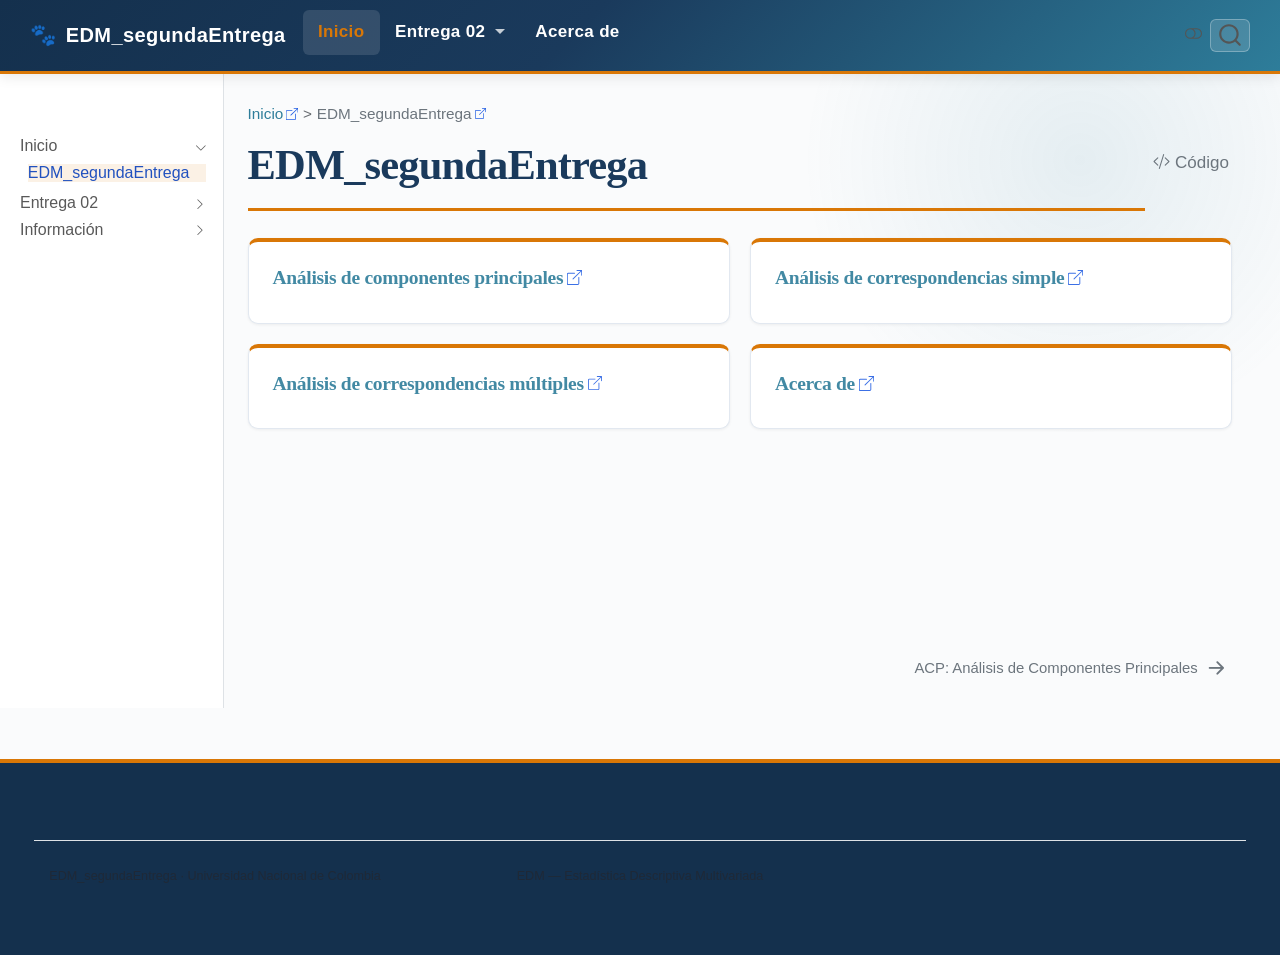
<file: index.html>
<!DOCTYPE html>
<html xmlns="http://www.w3.org/1999/xhtml" lang="es" xml:lang="es"><head>

<meta charset="utf-8">
<meta name="generator" content="quarto-1.10.19">

<meta name="viewport" content="width=device-width, initial-scale=1.0, user-scalable=yes">


<title>EDM_segundaEntrega</title>
<style>
/* Default styles provided by pandoc.
** See https://pandoc.org/MANUAL.html#variables-for-html for config info.
*/
span.smallcaps{font-variant: small-caps;}
div.columns{display: flex; gap: 1.5em;}
div.column{flex: auto;}
@media screen {
div.columns{gap: min(4vw, 1.5em);}
div.column{overflow-x: auto;}
}
div.hanging-indent{margin-left: 1.5em; text-indent: -1.5em;}
ul.task-list{list-style: none;}
ul.task-list li input[type="checkbox"] {
  width: 0.8em;
  margin: 0 0.8em 0.2em -1em; /* quarto-specific, see https://github.com/quarto-dev/quarto-cli/issues/4556 */ 
  vertical-align: middle;
}
/* CSS for syntax highlighting */
html { -webkit-text-size-adjust: 100%; }
pre > code.sourceCode { white-space: pre; position: relative; }
pre > code.sourceCode > span { display: inline-block; line-height: 1.25; }
pre > code.sourceCode > span:empty { height: 1.2em; }
.sourceCode { overflow: visible; }
code.sourceCode > span { color: inherit; text-decoration: inherit; }
div.sourceCode { margin: 1em 0; }
pre.sourceCode { margin: 0; }
@media screen {
div.sourceCode { overflow: auto; }
}
@media print {
pre > code.sourceCode { white-space: pre-wrap; }
pre > code.sourceCode > span { text-indent: -5em; padding-left: 5em; }
}
pre.numberSource code
  { counter-reset: source-line 0; }
pre.numberSource code > span
  { position: relative; left: -4em; counter-increment: source-line; }
pre.numberSource code > span > a:first-child::before
  { content: counter(source-line);
    position: relative; left: -1em; text-align: right; vertical-align: baseline;
    border: none; display: inline-block;
    -webkit-touch-callout: none; -webkit-user-select: none;
    -khtml-user-select: none; -moz-user-select: none;
    -ms-user-select: none; user-select: none;
    padding: 0 4px; width: 4em;
  }
pre.numberSource { margin-left: 3em;  padding-left: 4px; }
div.sourceCode
  {   }
@media screen {
pre > code.sourceCode > span > a:first-child::before { text-decoration: underline; }
}
</style>


<script src="site_libs/quarto-nav/quarto-nav.js"></script>
<script src="site_libs/clipboard/clipboard.min.js"></script>
<script src="site_libs/quarto-search/autocomplete.umd.js"></script>
<script src="site_libs/quarto-search/fuse.min.js"></script>
<script src="site_libs/quarto-search/quarto-search.js"></script>
<meta name="quarto:offset" content="./">
<link href="./entregas/PCA.html" rel="next">
<script src="site_libs/quarto-html/quarto.js" type="module"></script>
<script src="site_libs/quarto-html/tabsets/tabsets.js" type="module"></script>
<script src="site_libs/quarto-html/popper.min.js"></script>
<script src="site_libs/quarto-html/tippy.umd.min.js"></script>
<script src="site_libs/quarto-html/anchor.min.js"></script>
<link href="site_libs/quarto-html/tippy.css" rel="stylesheet">
<link href="site_libs/quarto-html/quarto-syntax-highlighting-5c1318cf63eba56dbef7ba16bc7d56f5.css" rel="stylesheet" class="quarto-color-scheme" id="quarto-text-highlighting-styles">
<link href="site_libs/quarto-html/quarto-syntax-highlighting-dark-6453f418aeef366c23116eb9cb0b6816.css" rel="stylesheet" class="quarto-color-scheme quarto-color-alternate" id="quarto-text-highlighting-styles">
<link href="site_libs/quarto-html/quarto-syntax-highlighting-5c1318cf63eba56dbef7ba16bc7d56f5.css" rel="stylesheet" class="quarto-color-scheme-extra" id="quarto-text-highlighting-styles">
<script src="site_libs/bootstrap/bootstrap.min.js"></script>
<link href="site_libs/bootstrap/bootstrap-icons.css" rel="stylesheet">
<link href="site_libs/bootstrap/bootstrap-74d19e79992467fccd1882236d97e988.min.css" rel="stylesheet" append-hash="true" class="quarto-color-scheme" id="quarto-bootstrap" data-mode="light">
<link href="site_libs/bootstrap/bootstrap-dark-070e54764458ee5734a9f7e2965ee2d2.min.css" rel="stylesheet" append-hash="true" class="quarto-color-scheme quarto-color-alternate" id="quarto-bootstrap" data-mode="dark">
<link href="site_libs/bootstrap/bootstrap-74d19e79992467fccd1882236d97e988.min.css" rel="stylesheet" append-hash="true" class="quarto-color-scheme-extra" id="quarto-bootstrap" data-mode="light">
<script id="quarto-search-options" type="application/json">{
  "location": "navbar",
  "copy-button": false,
  "collapse-after": 3,
  "panel-placement": "end",
  "type": "overlay",
  "limit": 30,
  "keyboard-shortcut": [
    "f",
    "/",
    "s"
  ],
  "show-item-context": true,
  "language": {
    "search-no-results-text": "No se han encontrado resultados",
    "search-matching-documents-text": "documentos encontrados",
    "search-copy-link-title": "Copiar el enlace en la búsqueda",
    "search-hide-matches-text": "Ocultar resultados adicionales",
    "search-more-match-text": "resultado adicional en este documento",
    "search-more-matches-text": "resultados adicionales en este documento",
    "search-clear-button-title": "Borrar",
    "search-text-placeholder": "",
    "search-detached-cancel-button-title": "Cancelar",
    "search-submit-button-title": "Enviar",
    "search-label": "Buscar"
  }
}</script>
<style>html{ scroll-behavior: smooth; }</style>
<meta name="author" content="Jared Mijail Ramírez Escalante, María Paula Silva Capera">
<meta name="keywords" content="PetFinder, adopción de mascotas, EDM, R, Quarto">


<link rel="stylesheet" href="styles.css">
</head>

<body class="nav-sidebar docked nav-fixed fullcontent quarto-light"><script id="quarto-html-before-body" type="application/javascript">
    const toggleBodyColorMode = (bsSheetEl) => {
      const mode = bsSheetEl.getAttribute("data-mode");
      const bodyEl = window.document.querySelector("body");
      if (mode === "dark") {
        bodyEl.classList.add("quarto-dark");
        bodyEl.classList.remove("quarto-light");
      } else {
        bodyEl.classList.add("quarto-light");
        bodyEl.classList.remove("quarto-dark");
      }
    }
    const toggleBodyColorPrimary = () => {
      const bsSheetEl = window.document.querySelector("link#quarto-bootstrap:not([rel=disabled-stylesheet])");
      if (bsSheetEl) {
        toggleBodyColorMode(bsSheetEl);
      }
    }
    const setColorSchemeToggle = (alternate) => {
      const toggles = window.document.querySelectorAll('.quarto-color-scheme-toggle');
      for (let i=0; i < toggles.length; i++) {
        const toggle = toggles[i];
        if (toggle) {
          if (alternate) {
            toggle.classList.add("alternate");
          } else {
            toggle.classList.remove("alternate");
          }
        }
      }
    };
    const toggleColorMode = (alternate) => {
      // Switch the stylesheets
      const primaryStylesheets = window.document.querySelectorAll('link.quarto-color-scheme:not(.quarto-color-alternate)');
      const alternateStylesheets = window.document.querySelectorAll('link.quarto-color-scheme.quarto-color-alternate');
      manageTransitions('#quarto-margin-sidebar .nav-link', false);
      if (alternate) {
        // note: dark is layered on light, we don't disable primary!
        enableStylesheet(alternateStylesheets);
        for (const sheetNode of alternateStylesheets) {
          if (sheetNode.id === "quarto-bootstrap") {
            toggleBodyColorMode(sheetNode);
          }
        }
      } else {
        disableStylesheet(alternateStylesheets);
        enableStylesheet(primaryStylesheets)
        toggleBodyColorPrimary();
      }
      manageTransitions('#quarto-margin-sidebar .nav-link', true);
      // Switch the toggles
      setColorSchemeToggle(alternate)
      // Hack to workaround the fact that safari doesn't
      // properly recolor the scrollbar when toggling (#1455)
      if (navigator.userAgent.indexOf('Safari') > 0 && navigator.userAgent.indexOf('Chrome') == -1) {
        manageTransitions("body", false);
        window.scrollTo(0, 1);
        setTimeout(() => {
          window.scrollTo(0, 0);
          manageTransitions("body", true);
        }, 40);
      }
    }
    const disableStylesheet = (stylesheets) => {
      for (let i=0; i < stylesheets.length; i++) {
        const stylesheet = stylesheets[i];
        stylesheet.rel = 'disabled-stylesheet';
      }
    }
    const enableStylesheet = (stylesheets) => {
      for (let i=0; i < stylesheets.length; i++) {
        const stylesheet = stylesheets[i];
        if(stylesheet.rel !== 'stylesheet') { // for Chrome, which will still FOUC without this check
          stylesheet.rel = 'stylesheet';
        }
      }
    }
    const manageTransitions = (selector, allowTransitions) => {
      const els = window.document.querySelectorAll(selector);
      for (let i=0; i < els.length; i++) {
        const el = els[i];
        if (allowTransitions) {
          el.classList.remove('notransition');
        } else {
          el.classList.add('notransition');
        }
      }
    }
    const isFileUrl = () => {
      return window.location.protocol === 'file:';
    }
    const hasAlternateSentinel = () => {
      let styleSentinel = getColorSchemeSentinel();
      if (styleSentinel !== null) {
        return styleSentinel === "alternate";
      } else {
        return false;
      }
    }
    const setStyleSentinel = (alternate) => {
      const value = alternate ? "alternate" : "default";
      if (!isFileUrl()) {
        window.localStorage.setItem("quarto-color-scheme", value);
      } else {
        localAlternateSentinel = value;
      }
    }
    const getColorSchemeSentinel = () => {
      if (!isFileUrl()) {
        const storageValue = window.localStorage.getItem("quarto-color-scheme");
        return storageValue != null ? storageValue : localAlternateSentinel;
      } else {
        return localAlternateSentinel;
      }
    }
    const toggleGiscusIfUsed = (isAlternate, darkModeDefault) => {
      const baseTheme = document.querySelector('#giscus-base-theme')?.value ?? 'light';
      const alternateTheme = document.querySelector('#giscus-alt-theme')?.value ?? 'dark';
      let newTheme = '';
      if(authorPrefersDark) {
        newTheme = isAlternate ? baseTheme : alternateTheme;
      } else {
        newTheme = isAlternate ? alternateTheme : baseTheme;
      }
      const changeGiscusTheme = () => {
        // From: https://github.com/giscus/giscus/issues/336
        const sendMessage = (message) => {
          const iframe = document.querySelector('iframe.giscus-frame');
          if (!iframe) return;
          iframe.contentWindow.postMessage({ giscus: message }, 'https://giscus.app');
        }
        sendMessage({
          setConfig: {
            theme: newTheme
          }
        });
      }
      const isGiscussLoaded = window.document.querySelector('iframe.giscus-frame') !== null;
      if (isGiscussLoaded) {
        changeGiscusTheme();
      }
    };
    const authorPrefersDark = false;
    const darkModeDefault = authorPrefersDark;
      document.querySelector('link#quarto-text-highlighting-styles.quarto-color-scheme-extra').rel = 'disabled-stylesheet';
      document.querySelector('link#quarto-bootstrap.quarto-color-scheme-extra').rel = 'disabled-stylesheet';
    let localAlternateSentinel = darkModeDefault ? 'alternate' : 'default';
    // Dark / light mode switch
    window.quartoToggleColorScheme = () => {
      // Read the current dark / light value
      let toAlternate = !hasAlternateSentinel();
      toggleColorMode(toAlternate);
      setStyleSentinel(toAlternate);
      toggleGiscusIfUsed(toAlternate, darkModeDefault);
      window.dispatchEvent(new Event('resize'));
    };
    // Switch to dark mode if need be
    if (hasAlternateSentinel()) {
      toggleColorMode(true);
    } else {
      toggleColorMode(false);
    }
  </script>

<div id="quarto-search-results"></div>
  <header id="quarto-header" class="headroom fixed-top">
    <nav class="navbar navbar-expand-lg " data-bs-theme="dark">
      <div class="navbar-container container-fluid">
      <div class="navbar-brand-container mx-auto">
    <a class="navbar-brand" href="./index.html">
    <span class="navbar-title">EDM_segundaEntrega</span>
    </a>
  </div>
            <div id="quarto-search" class="" title="Buscar"></div>
          <button class="navbar-toggler" type="button" data-bs-toggle="collapse" data-bs-target="#navbarCollapse" aria-controls="navbarCollapse" role="menu" aria-expanded="false" aria-label="Navegación de palanca" onclick="if (window.quartoToggleHeadroom) { window.quartoToggleHeadroom(); }">
  <span class="navbar-toggler-icon"></span>
</button>
          <div class="collapse navbar-collapse" id="navbarCollapse">
            <ul class="navbar-nav navbar-nav-scroll me-auto">
  <li class="nav-item">
    <a class="nav-link active" href="./index.html" aria-current="page"> 
<span class="menu-text">Inicio</span></a>
  </li>  
  <li class="nav-item dropdown ">
    <a class="nav-link dropdown-toggle" href="#" id="nav-menu-entrega-02" role="link" data-bs-toggle="dropdown" aria-expanded="false">
 <span class="menu-text">Entrega 02</span>
    </a>
    <ul class="dropdown-menu" aria-labelledby="nav-menu-entrega-02">    
        <li>
    <a class="dropdown-item" href="./entregas/PCA.html">
 <span class="dropdown-text">Análisis de Componentes Principales</span></a>
  </li>  
        <li>
    <a class="dropdown-item" href="./entregas/ACS.html">
 <span class="dropdown-text">Análisis de Correspondencias Simple</span></a>
  </li>  
        <li>
    <a class="dropdown-item" href="./entregas/ACM.html">
 <span class="dropdown-text">Análisis de Correspondencias Múltiples</span></a>
  </li>  
    </ul>
  </li>
  <li class="nav-item">
    <a class="nav-link" href="./about.html"> 
<span class="menu-text">Acerca de</span></a>
  </li>  
</ul>
          </div> <!-- /navcollapse -->
            <div class="quarto-navbar-tools">
  <a href="" class="quarto-color-scheme-toggle quarto-navigation-tool  px-1" onclick="window.quartoToggleColorScheme(); return false;" title="Alternar modo oscuro"><i class="bi"></i></a>
</div>
      </div> <!-- /container-fluid -->
    </nav>
  <nav class="quarto-secondary-nav">
    <div class="container-fluid d-flex">
      <button type="button" class="quarto-btn-toggle btn" data-bs-toggle="collapse" role="button" data-bs-target=".quarto-sidebar-collapse-item" aria-controls="quarto-sidebar" aria-expanded="false" aria-label="Alternar barra lateral" onclick="if (window.quartoToggleHeadroom) { window.quartoToggleHeadroom(); }">
        <i class="bi bi-layout-text-sidebar-reverse"></i>
      </button>
        <nav class="quarto-page-breadcrumbs" aria-label="breadcrumb"><ol class="breadcrumb"><li class="breadcrumb-item"><a href="./index.html">Inicio</a></li><li class="breadcrumb-item"><a href="./index.html">EDM_segundaEntrega</a></li></ol></nav>
        <a class="flex-grow-1" role="navigation" data-bs-toggle="collapse" data-bs-target=".quarto-sidebar-collapse-item" aria-controls="quarto-sidebar" aria-expanded="false" aria-label="Alternar barra lateral" onclick="if (window.quartoToggleHeadroom) { window.quartoToggleHeadroom(); }">      
        </a>
      <button type="button" class="btn quarto-search-button" aria-label="Buscar" onclick="window.quartoOpenSearch();">
        <i class="bi bi-search"></i>
      </button>
    </div>
  </nav>
</header>
<!-- content -->
<div id="quarto-content" class="quarto-container page-columns page-rows-contents page-layout-article page-navbar">
<!-- sidebar -->
  <nav id="quarto-sidebar" class="sidebar collapse collapse-horizontal quarto-sidebar-collapse-item sidebar-navigation docked overflow-auto">
        <div class="mt-2 flex-shrink-0 align-items-center">
        <div class="sidebar-search">
        <div id="quarto-search" class="" title="Buscar"></div>
        </div>
        </div>
    <div class="sidebar-menu-container"> 
    <ul class="list-unstyled mt-1">
        <li class="sidebar-item sidebar-item-section">
      <div class="sidebar-item-container"> 
            <a class="sidebar-item-text sidebar-link text-start" data-bs-toggle="collapse" data-bs-target="#quarto-sidebar-section-1" role="navigation" aria-expanded="true">
 <span class="menu-text">Inicio</span></a>
          <a class="sidebar-item-toggle text-start" data-bs-toggle="collapse" data-bs-target="#quarto-sidebar-section-1" role="navigation" aria-expanded="true" aria-label="Alternar sección">
            <i class="bi bi-chevron-right ms-2"></i>
          </a> 
      </div>
      <ul id="quarto-sidebar-section-1" class="collapse list-unstyled sidebar-section depth1 show">  
          <li class="sidebar-item">
  <div class="sidebar-item-container"> 
  <a href="./index.html" class="sidebar-item-text sidebar-link active">
 <span class="menu-text">EDM_segundaEntrega</span></a>
  </div>
</li>
      </ul>
  </li>
        <li class="sidebar-item sidebar-item-section">
      <div class="sidebar-item-container"> 
            <a class="sidebar-item-text sidebar-link text-start collapsed" data-bs-toggle="collapse" data-bs-target="#quarto-sidebar-section-2" role="navigation" aria-expanded="false">
 <span class="menu-text">Entrega 02</span></a>
          <a class="sidebar-item-toggle text-start collapsed" data-bs-toggle="collapse" data-bs-target="#quarto-sidebar-section-2" role="navigation" aria-expanded="false" aria-label="Alternar sección">
            <i class="bi bi-chevron-right ms-2"></i>
          </a> 
      </div>
      <ul id="quarto-sidebar-section-2" class="collapse list-unstyled sidebar-section depth1 ">  
          <li class="sidebar-item">
  <div class="sidebar-item-container"> 
  <a href="./entregas/PCA.html" class="sidebar-item-text sidebar-link">
 <span class="menu-text">ACP: Análisis de Componentes Principales</span></a>
  </div>
</li>
          <li class="sidebar-item">
  <div class="sidebar-item-container"> 
  <a href="./entregas/ACS.html" class="sidebar-item-text sidebar-link">
 <span class="menu-text">EACS: Análisis de correspondencias simple</span></a>
  </div>
</li>
          <li class="sidebar-item">
  <div class="sidebar-item-container"> 
  <a href="./entregas/ACM.html" class="sidebar-item-text sidebar-link">
 <span class="menu-text">ACM: Análisis de correspondencias múltiples</span></a>
  </div>
</li>
      </ul>
  </li>
        <li class="sidebar-item sidebar-item-section">
      <div class="sidebar-item-container"> 
            <a class="sidebar-item-text sidebar-link text-start collapsed" data-bs-toggle="collapse" data-bs-target="#quarto-sidebar-section-3" role="navigation" aria-expanded="false">
 <span class="menu-text">Información</span></a>
          <a class="sidebar-item-toggle text-start collapsed" data-bs-toggle="collapse" data-bs-target="#quarto-sidebar-section-3" role="navigation" aria-expanded="false" aria-label="Alternar sección">
            <i class="bi bi-chevron-right ms-2"></i>
          </a> 
      </div>
      <ul id="quarto-sidebar-section-3" class="collapse list-unstyled sidebar-section depth1 ">  
          <li class="sidebar-item">
  <div class="sidebar-item-container"> 
  <a href="./about.html" class="sidebar-item-text sidebar-link">
 <span class="menu-text">Acerca de</span></a>
  </div>
</li>
      </ul>
  </li>
    </ul>
    </div>
</nav>
<div id="quarto-sidebar-glass" class="quarto-sidebar-collapse-item" data-bs-toggle="collapse" data-bs-target=".quarto-sidebar-collapse-item"></div>
<!-- margin-sidebar -->
    
<!-- main -->
<main class="content" id="quarto-document-content">


<header id="title-block-header" class="quarto-title-block default"><nav class="quarto-page-breadcrumbs quarto-title-breadcrumbs d-none d-lg-block" aria-label="breadcrumb"><ol class="breadcrumb"><li class="breadcrumb-item"><a href="./index.html">Inicio</a></li><li class="breadcrumb-item"><a href="./index.html">EDM_segundaEntrega</a></li></ol></nav>
<div class="quarto-title">
<div class="quarto-title-block"><div><h1 class="title">EDM_segundaEntrega</h1><button type="button" class="btn code-tools-button" id="quarto-code-tools-source"><i class="bi"></i> Código</button></div></div>
</div>



<div class="quarto-title-meta">

    
  
    
  </div>
  


</header>


<div class="card-grid">
<section id="análisis-de-componentes-principales" class="level3 card">
<h3 class="anchored" data-anchor-id="análisis-de-componentes-principales"><a href="./entregas/PCA.html">Análisis de componentes principales</a></h3>
</section>
<section id="análisis-de-correspondencias-simple" class="level3 card">
<h3 class="anchored" data-anchor-id="análisis-de-correspondencias-simple"><a href="./entregas/ACS.html">Análisis de correspondencias simple</a></h3>
</section>
<section id="análisis-de-correspondencias-múltiples" class="level3 card">
<h3 class="anchored" data-anchor-id="análisis-de-correspondencias-múltiples"><a href="./entregas/ACM.html">Análisis de correspondencias múltiples</a></h3>
</section>
<section id="acerca-de" class="level3 card">
<h3 class="anchored" data-anchor-id="acerca-de"><a href="./about.html">Acerca de</a></h3>
</section>
</div>


<!-- -->


<a onclick="window.scrollTo(0, 0); return false;" role="button" id="quarto-back-to-top"><i class="bi bi-arrow-up"></i> Volver arriba</a></main> <!-- /main -->
<script id="quarto-html-after-body" type="application/javascript">
  window.document.addEventListener("DOMContentLoaded", function (event) {
    // Ensure there is a toggle, if there isn't float one in the top right
    if (window.document.querySelector('.quarto-color-scheme-toggle') === null) {
      const a = window.document.createElement('a');
      a.classList.add('top-right');
      a.classList.add('quarto-color-scheme-toggle');
      a.href = "";
      a.onclick = function() { try { window.quartoToggleColorScheme(); } catch {} return false; };
      const i = window.document.createElement("i");
      i.classList.add('bi');
      a.appendChild(i);
      window.document.body.appendChild(a);
    }
    setColorSchemeToggle(hasAlternateSentinel())
    const icon = "";
    const anchorJS = new window.AnchorJS();
    anchorJS.options = {
      placement: 'right',
      icon: icon
    };
    anchorJS.add('.anchored');
    const isCodeAnnotation = (el) => {
      for (const clz of el.classList) {
        if (clz.startsWith('code-annotation-')) {                     
          return true;
        }
      }
      return false;
    }
    const onCopySuccess = function(e) {
      // button target
      const button = e.trigger;
      // don't keep focus
      button.blur();
      // flash "checked"
      button.classList.add('code-copy-button-checked');
      var currentTitle = button.getAttribute("title");
      button.setAttribute("title", "Copiado");
      let tooltip;
      if (window.bootstrap) {
        button.setAttribute("data-bs-toggle", "tooltip");
        button.setAttribute("data-bs-placement", "left");
        button.setAttribute("data-bs-title", "Copiado");
        tooltip = new bootstrap.Tooltip(button, 
          { trigger: "manual", 
            customClass: "code-copy-button-tooltip",
            offset: [0, -8]});
        tooltip.show();    
      }
      setTimeout(function() {
        if (tooltip) {
          tooltip.hide();
          button.removeAttribute("data-bs-title");
          button.removeAttribute("data-bs-toggle");
          button.removeAttribute("data-bs-placement");
        }
        button.setAttribute("title", currentTitle);
        button.classList.remove('code-copy-button-checked');
      }, 1000);
      // clear code selection
      e.clearSelection();
    }
    const getTextToCopy = function(trigger) {
      const outerScaffold = trigger.parentElement.cloneNode(true);
      const codeEl = outerScaffold.querySelector('code');
      for (const childEl of codeEl.children) {
        if (isCodeAnnotation(childEl)) {
          childEl.remove();
        }
      }
      return codeEl.innerText;
    }
    const clipboard = new window.ClipboardJS('.code-copy-button:not([data-in-quarto-modal])', {
      text: getTextToCopy
    });
    clipboard.on('success', onCopySuccess);
    if (window.document.getElementById('quarto-embedded-source-code-modal')) {
      const clipboardModal = new window.ClipboardJS('.code-copy-button[data-in-quarto-modal]', {
        text: getTextToCopy,
        container: window.document.getElementById('quarto-embedded-source-code-modal')
      });
      clipboardModal.on('success', onCopySuccess);
    }
    const viewSource = window.document.getElementById('quarto-view-source') ||
                       window.document.getElementById('quarto-code-tools-source');
    if (viewSource) {
      const sourceUrl = viewSource.getAttribute("data-quarto-source-url");
      viewSource.addEventListener("click", function(e) {
        if (sourceUrl) {
          // rstudio viewer pane
          if (/\bcapabilities=\b/.test(window.location)) {
            window.open(sourceUrl);
          } else {
            window.location.href = sourceUrl;
          }
        } else {
          const modal = new bootstrap.Modal(document.getElementById('quarto-embedded-source-code-modal'));
          modal.show();
        }
        return false;
      });
    }
    function toggleCodeHandler(show) {
      return function(e) {
        const cellDetails = window.document.querySelectorAll(".cell details.code-fold");
        for (let i=0; i<cellDetails.length; i++) {
          const details = cellDetails[i];
          if (show) {
            details.open = true;
          } else {
            details.removeAttribute("open");
          }
        }
        const cellCodeDivs = window.document.querySelectorAll(".cell div.sourceCode.cell-code");
        const fromCls = show ? "hidden" : "unhidden";
        const toCls = show ? "unhidden" : "hidden";
        for (let i=0; i<cellCodeDivs.length; i++) {
          const codeDiv = cellCodeDivs[i];
          if (codeDiv.classList.contains(fromCls)) {
            codeDiv.classList.remove(fromCls);
            codeDiv.classList.add(toCls);
          } 
        }
        return false;
      }
    }
    const hideAllCode = window.document.getElementById("quarto-hide-all-code");
    if (hideAllCode) {
      hideAllCode.addEventListener("click", toggleCodeHandler(false));
    }
    const showAllCode = window.document.getElementById("quarto-show-all-code");
    if (showAllCode) {
      showAllCode.addEventListener("click", toggleCodeHandler(true));
    }
      var localhostRegex = new RegExp(/^(?:http|https):\/\/localhost\:?[0-9]*\//);
      var mailtoRegex = new RegExp(/^mailto:/);
        var filterRegex = new RegExp("https:\/\/JaredMijail\.github\.io\/EDM_PetFInders_2\/");
      var isInternal = (href) => {
          return filterRegex.test(href) || localhostRegex.test(href) || mailtoRegex.test(href);
      }
      // Inspect non-navigation links and adorn them if external
     var links = window.document.querySelectorAll('a[href]:not(.nav-link):not(.navbar-brand):not(.toc-action):not(.sidebar-link):not(.sidebar-item-toggle):not(.pagination-link):not(.no-external):not([aria-hidden]):not(.dropdown-item):not(.quarto-navigation-tool):not(.about-link)');
      for (var i=0; i<links.length; i++) {
        const link = links[i];
        if (!isInternal(link.href)) {
          // undo the damage that might have been done by quarto-nav.js in the case of
          // links that we want to consider external
          if (link.dataset.originalHref !== undefined) {
            link.href = link.dataset.originalHref;
          }
            // target, if specified
            link.setAttribute("target", "_blank");
            if (link.getAttribute("rel") === null) {
              link.setAttribute("rel", "noopener");
            }
            // default icon
            link.classList.add("external");
        }
      }
    function tippyHover(el, contentFn, onTriggerFn, onUntriggerFn) {
      const config = {
        allowHTML: true,
        maxWidth: 500,
        delay: 100,
        arrow: false,
        appendTo: function(el) {
            return el.parentElement;
        },
        interactive: true,
        interactiveBorder: 10,
        theme: 'quarto',
        placement: 'bottom-start',
      };
      if (contentFn) {
        config.content = contentFn;
      }
      if (onTriggerFn) {
        config.onTrigger = onTriggerFn;
      }
      if (onUntriggerFn) {
        config.onUntrigger = onUntriggerFn;
      }
      window.tippy(el, config); 
    }
    const noterefs = window.document.querySelectorAll('a[role="doc-noteref"]');
    for (var i=0; i<noterefs.length; i++) {
      const ref = noterefs[i];
      tippyHover(ref, function() {
        // use id or data attribute instead here
        let href = ref.getAttribute('data-footnote-href') || ref.getAttribute('href');
        try { href = new URL(href).hash; } catch {}
        const id = href.replace(/^#\/?/, "");
        const note = window.document.getElementById(id);
        if (note) {
          return note.innerHTML;
        } else {
          return "";
        }
      });
    }
    const xrefs = window.document.querySelectorAll('a.quarto-xref');
    const processXRef = (id, note) => {
      // Strip column container classes
      const stripColumnClz = (el) => {
        el.classList.remove("page-full", "page-columns");
        if (el.children) {
          for (const child of el.children) {
            stripColumnClz(child);
          }
        }
      }
      stripColumnClz(note)
      if (id === null || id.startsWith('sec-')) {
        // Special case sections, only their first couple elements
        const container = document.createElement("div");
        if (note.children && note.children.length > 2) {
          container.appendChild(note.children[0].cloneNode(true));
          for (let i = 1; i < note.children.length; i++) {
            const child = note.children[i];
            if (child.tagName === "P" && child.innerText === "") {
              continue;
            } else {
              container.appendChild(child.cloneNode(true));
              break;
            }
          }
          if (window.Quarto?.typesetMath) {
            window.Quarto.typesetMath(container);
          }
          return container.innerHTML
        } else {
          if (window.Quarto?.typesetMath) {
            window.Quarto.typesetMath(note);
          }
          return note.innerHTML;
        }
      } else {
        // Remove any anchor links if they are present
        const anchorLink = note.querySelector('a.anchorjs-link');
        if (anchorLink) {
          anchorLink.remove();
        }
        if (window.Quarto?.typesetMath) {
          window.Quarto.typesetMath(note);
        }
        if (note.classList.contains("callout")) {
          return note.outerHTML;
        } else {
          return note.innerHTML;
        }
      }
    }
    for (var i=0; i<xrefs.length; i++) {
      const xref = xrefs[i];
      tippyHover(xref, undefined, function(instance) {
        instance.disable();
        let url = xref.getAttribute('href');
        let hash = undefined; 
        if (url.startsWith('#')) {
          hash = url;
        } else {
          try { hash = new URL(url).hash; } catch {}
        }
        if (hash) {
          const id = hash.replace(/^#\/?/, "");
          const note = window.document.getElementById(id);
          if (note !== null) {
            try {
              const html = processXRef(id, note.cloneNode(true));
              instance.setContent(html);
            } finally {
              instance.enable();
              instance.show();
            }
          } else {
            // See if we can fetch this
            fetch(url.split('#')[0])
            .then(res => res.text())
            .then(html => {
              const parser = new DOMParser();
              const htmlDoc = parser.parseFromString(html, "text/html");
              const note = htmlDoc.getElementById(id);
              if (note !== null) {
                const html = processXRef(id, note);
                instance.setContent(html);
              } 
            }).finally(() => {
              instance.enable();
              instance.show();
            });
          }
        } else {
          // See if we can fetch a full url (with no hash to target)
          // This is a special case and we should probably do some content thinning / targeting
          fetch(url)
          .then(res => res.text())
          .then(html => {
            const parser = new DOMParser();
            const htmlDoc = parser.parseFromString(html, "text/html");
            const note = htmlDoc.querySelector('main.content');
            if (note !== null) {
              // This should only happen for chapter cross references
              // (since there is no id in the URL)
              // remove the first header
              if (note.children.length > 0 && note.children[0].tagName === "HEADER") {
                note.children[0].remove();
              }
              const html = processXRef(null, note);
              instance.setContent(html);
            } 
          }).finally(() => {
            instance.enable();
            instance.show();
          });
        }
      }, function(instance) {
      });
    }
        let selectedAnnoteEl;
        const selectorForAnnotation = ( cell, annotation) => {
          let cellAttr = 'data-code-cell="' + cell + '"';
          let lineAttr = 'data-code-annotation="' +  annotation + '"';
          const selector = 'span[' + cellAttr + '][' + lineAttr + ']';
          return selector;
        }
        const selectCodeLines = (annoteEl) => {
          const doc = window.document;
          const targetCell = annoteEl.getAttribute("data-target-cell");
          const targetAnnotation = annoteEl.getAttribute("data-target-annotation");
          const annoteSpan = window.document.querySelector(selectorForAnnotation(targetCell, targetAnnotation));
          const lines = annoteSpan.getAttribute("data-code-lines").split(",");
          const lineIds = lines.map((line) => {
            return targetCell + "-" + line;
          })
          let top = null;
          let height = null;
          let parent = null;
          if (lineIds.length > 0) {
              //compute the position of the single el (top and bottom and make a div)
              const el = window.document.getElementById(lineIds[0]);
              top = el.offsetTop;
              height = el.offsetHeight;
              parent = el.parentElement.parentElement;
            if (lineIds.length > 1) {
              const lastEl = window.document.getElementById(lineIds[lineIds.length - 1]);
              const bottom = lastEl.offsetTop + lastEl.offsetHeight;
              height = bottom - top;
            }
            if (top !== null && height !== null && parent !== null) {
              // cook up a div (if necessary) and position it 
              let div = window.document.getElementById("code-annotation-line-highlight");
              if (div === null) {
                div = window.document.createElement("div");
                div.setAttribute("id", "code-annotation-line-highlight");
                div.style.position = 'absolute';
                parent.appendChild(div);
              }
              div.style.top = top - 2 + "px";
              div.style.height = height + 4 + "px";
              div.style.left = 0;
              let gutterDiv = window.document.getElementById("code-annotation-line-highlight-gutter");
              if (gutterDiv === null) {
                gutterDiv = window.document.createElement("div");
                gutterDiv.setAttribute("id", "code-annotation-line-highlight-gutter");
                gutterDiv.style.position = 'absolute';
                const codeCell = window.document.getElementById(targetCell);
                const gutter = codeCell.querySelector('.code-annotation-gutter');
                gutter.appendChild(gutterDiv);
              }
              gutterDiv.style.top = top - 2 + "px";
              gutterDiv.style.height = height + 4 + "px";
            }
            selectedAnnoteEl = annoteEl;
          }
        };
        const unselectCodeLines = () => {
          const elementsIds = ["code-annotation-line-highlight", "code-annotation-line-highlight-gutter"];
          elementsIds.forEach((elId) => {
            const div = window.document.getElementById(elId);
            if (div) {
              div.remove();
            }
          });
          selectedAnnoteEl = undefined;
        };
          // Handle positioning of the toggle
      window.addEventListener(
        "resize",
        throttle(() => {
          elRect = undefined;
          if (selectedAnnoteEl) {
            selectCodeLines(selectedAnnoteEl);
          }
        }, 10)
      );
      function throttle(fn, ms) {
      let throttle = false;
      let timer;
        return (...args) => {
          if(!throttle) { // first call gets through
              fn.apply(this, args);
              throttle = true;
          } else { // all the others get throttled
              if(timer) clearTimeout(timer); // cancel #2
              timer = setTimeout(() => {
                fn.apply(this, args);
                timer = throttle = false;
              }, ms);
          }
        };
      }
        // Attach click handler to the DT
        const annoteDls = window.document.querySelectorAll('dt[data-target-cell]');
        for (const annoteDlNode of annoteDls) {
          annoteDlNode.addEventListener('click', (event) => {
            const clickedEl = event.target;
            if (clickedEl !== selectedAnnoteEl) {
              unselectCodeLines();
              const activeEl = window.document.querySelector('dt[data-target-cell].code-annotation-active');
              if (activeEl) {
                activeEl.classList.remove('code-annotation-active');
              }
              selectCodeLines(clickedEl);
              clickedEl.classList.add('code-annotation-active');
            } else {
              // Unselect the line
              unselectCodeLines();
              clickedEl.classList.remove('code-annotation-active');
            }
          });
        }
    const findCites = (el) => {
      const parentEl = el.parentElement;
      if (parentEl) {
        const cites = parentEl.dataset.cites;
        if (cites) {
          return {
            el,
            cites: cites.split(' ')
          };
        } else {
          return findCites(el.parentElement)
        }
      } else {
        return undefined;
      }
    };
    var bibliorefs = window.document.querySelectorAll('a[role="doc-biblioref"]');
    for (var i=0; i<bibliorefs.length; i++) {
      const ref = bibliorefs[i];
      const citeInfo = findCites(ref);
      if (citeInfo) {
        tippyHover(citeInfo.el, function() {
          var popup = window.document.createElement('div');
          citeInfo.cites.forEach(function(cite) {
            var citeDiv = window.document.createElement('div');
            citeDiv.classList.add('hanging-indent');
            citeDiv.classList.add('csl-entry');
            var biblioDiv = window.document.getElementById('ref-' + cite);
            if (biblioDiv) {
              citeDiv.innerHTML = biblioDiv.innerHTML;
            }
            popup.appendChild(citeDiv);
          });
          return popup.innerHTML;
        });
      }
    }
  });
  </script>
<nav class="page-navigation">
  <div class="nav-page nav-page-previous">
  </div>
  <div class="nav-page nav-page-next">
      <a href="./entregas/PCA.html" class="pagination-link" aria-label="ACP: Análisis de Componentes Principales">
        <span class="nav-page-text">ACP: Análisis de Componentes Principales</span> <i class="bi bi-arrow-right-short"></i>
      </a>
  </div>
</nav><div class="modal fade" id="quarto-embedded-source-code-modal" tabindex="-1" aria-labelledby="quarto-embedded-source-code-modal-label" aria-hidden="true"><div class="modal-dialog modal-dialog-scrollable"><div class="modal-content"><div class="modal-header"><h5 class="modal-title" id="quarto-embedded-source-code-modal-label">Ejecutar el código</h5><button class="btn-close" data-bs-dismiss="modal"></button></div><div class="modal-body"><div class="">
<div class="code-copy-outer-scaffold"><div class="sourceCode" id="cb1" data-shortcodes="false"><pre class="sourceCode markdown code-with-copy"><code class="sourceCode markdown"><span id="cb1-1"><a href="#cb1-1" aria-hidden="true" tabindex="-1"></a><span class="co">---</span></span>
<span id="cb1-2"><a href="#cb1-2" aria-hidden="true" tabindex="-1"></a><span class="an">title:</span><span class="co"> "EDM_segundaEntrega"</span></span>
<span id="cb1-3"><a href="#cb1-3" aria-hidden="true" tabindex="-1"></a><span class="an">toc:</span><span class="co"> false</span></span>
<span id="cb1-4"><a href="#cb1-4" aria-hidden="true" tabindex="-1"></a><span class="co">---</span></span>
<span id="cb1-5"><a href="#cb1-5" aria-hidden="true" tabindex="-1"></a></span>
<span id="cb1-6"><a href="#cb1-6" aria-hidden="true" tabindex="-1"></a>::: {.card-grid}</span>
<span id="cb1-7"><a href="#cb1-7" aria-hidden="true" tabindex="-1"></a></span>
<span id="cb1-8"><a href="#cb1-8" aria-hidden="true" tabindex="-1"></a>::: {.card}</span>
<span id="cb1-9"><a href="#cb1-9" aria-hidden="true" tabindex="-1"></a><span class="fu">### [Análisis de componentes principales](entregas/PCA.qmd)</span></span>
<span id="cb1-10"><a href="#cb1-10" aria-hidden="true" tabindex="-1"></a>:::</span>
<span id="cb1-11"><a href="#cb1-11" aria-hidden="true" tabindex="-1"></a></span>
<span id="cb1-12"><a href="#cb1-12" aria-hidden="true" tabindex="-1"></a>::: {.card}</span>
<span id="cb1-13"><a href="#cb1-13" aria-hidden="true" tabindex="-1"></a><span class="fu">### [Análisis de correspondencias simple](entregas/ACS.qmd)</span></span>
<span id="cb1-14"><a href="#cb1-14" aria-hidden="true" tabindex="-1"></a>:::</span>
<span id="cb1-15"><a href="#cb1-15" aria-hidden="true" tabindex="-1"></a></span>
<span id="cb1-16"><a href="#cb1-16" aria-hidden="true" tabindex="-1"></a>::: {.card}</span>
<span id="cb1-17"><a href="#cb1-17" aria-hidden="true" tabindex="-1"></a><span class="fu">### [Análisis de correspondencias múltiples](entregas/ACM.qmd)</span></span>
<span id="cb1-18"><a href="#cb1-18" aria-hidden="true" tabindex="-1"></a>:::</span>
<span id="cb1-19"><a href="#cb1-19" aria-hidden="true" tabindex="-1"></a></span>
<span id="cb1-20"><a href="#cb1-20" aria-hidden="true" tabindex="-1"></a>::: {.card}</span>
<span id="cb1-21"><a href="#cb1-21" aria-hidden="true" tabindex="-1"></a><span class="fu">### [Acerca de](about.qmd)</span></span>
<span id="cb1-22"><a href="#cb1-22" aria-hidden="true" tabindex="-1"></a>:::</span>
<span id="cb1-23"><a href="#cb1-23" aria-hidden="true" tabindex="-1"></a></span>
<span id="cb1-24"><a href="#cb1-24" aria-hidden="true" tabindex="-1"></a>:::</span></code></pre></div><button title="Copiar al portapapeles" class="code-copy-button" data-in-quarto-modal=""><i class="bi"></i></button></div>
</div></div></div></div></div>
</div> <!-- /content -->
<footer class="footer">
  <div class="nav-footer">
    <div class="nav-footer-left">
<p>EDM_segundaEntrega · Universidad Nacional de Colombia</p>
</div>   
    <div class="nav-footer-center">
<p>EDM — Estadística Descriptiva Multivariada</p>
</div>
    <div class="nav-footer-right">
      &nbsp;
    </div>
  </div>
</footer>




<script src="site_libs/quarto-html/zenscroll-min.js"></script>
</body></html>
</file>
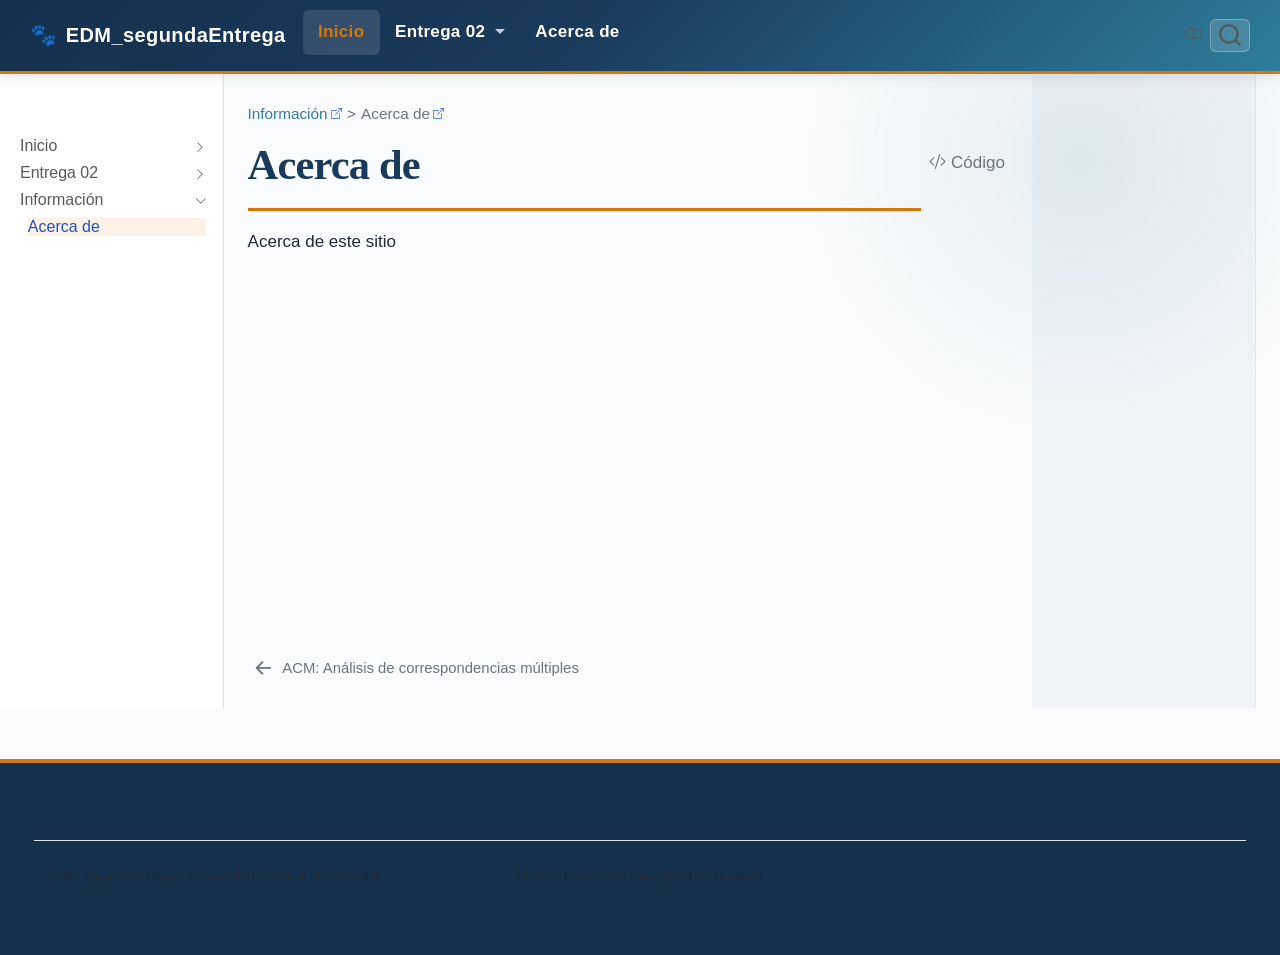
<file: about.html>
<!DOCTYPE html>
<html xmlns="http://www.w3.org/1999/xhtml" lang="es" xml:lang="es"><head>

<meta charset="utf-8">
<meta name="generator" content="quarto-1.10.19">

<meta name="viewport" content="width=device-width, initial-scale=1.0, user-scalable=yes">


<title>Acerca de – EDM_segundaEntrega</title>
<style>
/* Default styles provided by pandoc.
** See https://pandoc.org/MANUAL.html#variables-for-html for config info.
*/
span.smallcaps{font-variant: small-caps;}
div.columns{display: flex; gap: 1.5em;}
div.column{flex: auto;}
@media screen {
div.columns{gap: min(4vw, 1.5em);}
div.column{overflow-x: auto;}
}
div.hanging-indent{margin-left: 1.5em; text-indent: -1.5em;}
ul.task-list{list-style: none;}
ul.task-list li input[type="checkbox"] {
  width: 0.8em;
  margin: 0 0.8em 0.2em -1em; /* quarto-specific, see https://github.com/quarto-dev/quarto-cli/issues/4556 */ 
  vertical-align: middle;
}
/* CSS for syntax highlighting */
html { -webkit-text-size-adjust: 100%; }
pre > code.sourceCode { white-space: pre; position: relative; }
pre > code.sourceCode > span { display: inline-block; line-height: 1.25; }
pre > code.sourceCode > span:empty { height: 1.2em; }
.sourceCode { overflow: visible; }
code.sourceCode > span { color: inherit; text-decoration: inherit; }
div.sourceCode { margin: 1em 0; }
pre.sourceCode { margin: 0; }
@media screen {
div.sourceCode { overflow: auto; }
}
@media print {
pre > code.sourceCode { white-space: pre-wrap; }
pre > code.sourceCode > span { text-indent: -5em; padding-left: 5em; }
}
pre.numberSource code
  { counter-reset: source-line 0; }
pre.numberSource code > span
  { position: relative; left: -4em; counter-increment: source-line; }
pre.numberSource code > span > a:first-child::before
  { content: counter(source-line);
    position: relative; left: -1em; text-align: right; vertical-align: baseline;
    border: none; display: inline-block;
    -webkit-touch-callout: none; -webkit-user-select: none;
    -khtml-user-select: none; -moz-user-select: none;
    -ms-user-select: none; user-select: none;
    padding: 0 4px; width: 4em;
  }
pre.numberSource { margin-left: 3em;  padding-left: 4px; }
div.sourceCode
  {   }
@media screen {
pre > code.sourceCode > span > a:first-child::before { text-decoration: underline; }
}
</style>


<script src="site_libs/quarto-nav/quarto-nav.js"></script>
<script src="site_libs/clipboard/clipboard.min.js"></script>
<script src="site_libs/quarto-search/autocomplete.umd.js"></script>
<script src="site_libs/quarto-search/fuse.min.js"></script>
<script src="site_libs/quarto-search/quarto-search.js"></script>
<meta name="quarto:offset" content="./">
<link href="./entregas/ACM.html" rel="prev">
<script src="site_libs/quarto-html/quarto.js" type="module"></script>
<script src="site_libs/quarto-html/tabsets/tabsets.js" type="module"></script>
<script src="site_libs/quarto-html/popper.min.js"></script>
<script src="site_libs/quarto-html/tippy.umd.min.js"></script>
<script src="site_libs/quarto-html/anchor.min.js"></script>
<link href="site_libs/quarto-html/tippy.css" rel="stylesheet">
<link href="site_libs/quarto-html/quarto-syntax-highlighting-5c1318cf63eba56dbef7ba16bc7d56f5.css" rel="stylesheet" class="quarto-color-scheme" id="quarto-text-highlighting-styles">
<link href="site_libs/quarto-html/quarto-syntax-highlighting-dark-6453f418aeef366c23116eb9cb0b6816.css" rel="stylesheet" class="quarto-color-scheme quarto-color-alternate" id="quarto-text-highlighting-styles">
<link href="site_libs/quarto-html/quarto-syntax-highlighting-5c1318cf63eba56dbef7ba16bc7d56f5.css" rel="stylesheet" class="quarto-color-scheme-extra" id="quarto-text-highlighting-styles">
<script src="site_libs/bootstrap/bootstrap.min.js"></script>
<link href="site_libs/bootstrap/bootstrap-icons.css" rel="stylesheet">
<link href="site_libs/bootstrap/bootstrap-74d19e79992467fccd1882236d97e988.min.css" rel="stylesheet" append-hash="true" class="quarto-color-scheme" id="quarto-bootstrap" data-mode="light">
<link href="site_libs/bootstrap/bootstrap-dark-070e54764458ee5734a9f7e2965ee2d2.min.css" rel="stylesheet" append-hash="true" class="quarto-color-scheme quarto-color-alternate" id="quarto-bootstrap" data-mode="dark">
<link href="site_libs/bootstrap/bootstrap-74d19e79992467fccd1882236d97e988.min.css" rel="stylesheet" append-hash="true" class="quarto-color-scheme-extra" id="quarto-bootstrap" data-mode="light">
<script id="quarto-search-options" type="application/json">{
  "location": "navbar",
  "copy-button": false,
  "collapse-after": 3,
  "panel-placement": "end",
  "type": "overlay",
  "limit": 30,
  "keyboard-shortcut": [
    "f",
    "/",
    "s"
  ],
  "show-item-context": true,
  "language": {
    "search-no-results-text": "No se han encontrado resultados",
    "search-matching-documents-text": "documentos encontrados",
    "search-copy-link-title": "Copiar el enlace en la búsqueda",
    "search-hide-matches-text": "Ocultar resultados adicionales",
    "search-more-match-text": "resultado adicional en este documento",
    "search-more-matches-text": "resultados adicionales en este documento",
    "search-clear-button-title": "Borrar",
    "search-text-placeholder": "",
    "search-detached-cancel-button-title": "Cancelar",
    "search-submit-button-title": "Enviar",
    "search-label": "Buscar"
  }
}</script>
<style>html{ scroll-behavior: smooth; }</style>
<meta name="author" content="Jared Mijail Ramírez Escalante, María Paula Silva Capera">
<meta name="keywords" content="PetFinder, adopción de mascotas, EDM, R, Quarto">


<link rel="stylesheet" href="styles.css">
</head>

<body class="nav-sidebar docked nav-fixed quarto-light"><script id="quarto-html-before-body" type="application/javascript">
    const toggleBodyColorMode = (bsSheetEl) => {
      const mode = bsSheetEl.getAttribute("data-mode");
      const bodyEl = window.document.querySelector("body");
      if (mode === "dark") {
        bodyEl.classList.add("quarto-dark");
        bodyEl.classList.remove("quarto-light");
      } else {
        bodyEl.classList.add("quarto-light");
        bodyEl.classList.remove("quarto-dark");
      }
    }
    const toggleBodyColorPrimary = () => {
      const bsSheetEl = window.document.querySelector("link#quarto-bootstrap:not([rel=disabled-stylesheet])");
      if (bsSheetEl) {
        toggleBodyColorMode(bsSheetEl);
      }
    }
    const setColorSchemeToggle = (alternate) => {
      const toggles = window.document.querySelectorAll('.quarto-color-scheme-toggle');
      for (let i=0; i < toggles.length; i++) {
        const toggle = toggles[i];
        if (toggle) {
          if (alternate) {
            toggle.classList.add("alternate");
          } else {
            toggle.classList.remove("alternate");
          }
        }
      }
    };
    const toggleColorMode = (alternate) => {
      // Switch the stylesheets
      const primaryStylesheets = window.document.querySelectorAll('link.quarto-color-scheme:not(.quarto-color-alternate)');
      const alternateStylesheets = window.document.querySelectorAll('link.quarto-color-scheme.quarto-color-alternate');
      manageTransitions('#quarto-margin-sidebar .nav-link', false);
      if (alternate) {
        // note: dark is layered on light, we don't disable primary!
        enableStylesheet(alternateStylesheets);
        for (const sheetNode of alternateStylesheets) {
          if (sheetNode.id === "quarto-bootstrap") {
            toggleBodyColorMode(sheetNode);
          }
        }
      } else {
        disableStylesheet(alternateStylesheets);
        enableStylesheet(primaryStylesheets)
        toggleBodyColorPrimary();
      }
      manageTransitions('#quarto-margin-sidebar .nav-link', true);
      // Switch the toggles
      setColorSchemeToggle(alternate)
      // Hack to workaround the fact that safari doesn't
      // properly recolor the scrollbar when toggling (#1455)
      if (navigator.userAgent.indexOf('Safari') > 0 && navigator.userAgent.indexOf('Chrome') == -1) {
        manageTransitions("body", false);
        window.scrollTo(0, 1);
        setTimeout(() => {
          window.scrollTo(0, 0);
          manageTransitions("body", true);
        }, 40);
      }
    }
    const disableStylesheet = (stylesheets) => {
      for (let i=0; i < stylesheets.length; i++) {
        const stylesheet = stylesheets[i];
        stylesheet.rel = 'disabled-stylesheet';
      }
    }
    const enableStylesheet = (stylesheets) => {
      for (let i=0; i < stylesheets.length; i++) {
        const stylesheet = stylesheets[i];
        if(stylesheet.rel !== 'stylesheet') { // for Chrome, which will still FOUC without this check
          stylesheet.rel = 'stylesheet';
        }
      }
    }
    const manageTransitions = (selector, allowTransitions) => {
      const els = window.document.querySelectorAll(selector);
      for (let i=0; i < els.length; i++) {
        const el = els[i];
        if (allowTransitions) {
          el.classList.remove('notransition');
        } else {
          el.classList.add('notransition');
        }
      }
    }
    const isFileUrl = () => {
      return window.location.protocol === 'file:';
    }
    const hasAlternateSentinel = () => {
      let styleSentinel = getColorSchemeSentinel();
      if (styleSentinel !== null) {
        return styleSentinel === "alternate";
      } else {
        return false;
      }
    }
    const setStyleSentinel = (alternate) => {
      const value = alternate ? "alternate" : "default";
      if (!isFileUrl()) {
        window.localStorage.setItem("quarto-color-scheme", value);
      } else {
        localAlternateSentinel = value;
      }
    }
    const getColorSchemeSentinel = () => {
      if (!isFileUrl()) {
        const storageValue = window.localStorage.getItem("quarto-color-scheme");
        return storageValue != null ? storageValue : localAlternateSentinel;
      } else {
        return localAlternateSentinel;
      }
    }
    const toggleGiscusIfUsed = (isAlternate, darkModeDefault) => {
      const baseTheme = document.querySelector('#giscus-base-theme')?.value ?? 'light';
      const alternateTheme = document.querySelector('#giscus-alt-theme')?.value ?? 'dark';
      let newTheme = '';
      if(authorPrefersDark) {
        newTheme = isAlternate ? baseTheme : alternateTheme;
      } else {
        newTheme = isAlternate ? alternateTheme : baseTheme;
      }
      const changeGiscusTheme = () => {
        // From: https://github.com/giscus/giscus/issues/336
        const sendMessage = (message) => {
          const iframe = document.querySelector('iframe.giscus-frame');
          if (!iframe) return;
          iframe.contentWindow.postMessage({ giscus: message }, 'https://giscus.app');
        }
        sendMessage({
          setConfig: {
            theme: newTheme
          }
        });
      }
      const isGiscussLoaded = window.document.querySelector('iframe.giscus-frame') !== null;
      if (isGiscussLoaded) {
        changeGiscusTheme();
      }
    };
    const authorPrefersDark = false;
    const darkModeDefault = authorPrefersDark;
      document.querySelector('link#quarto-text-highlighting-styles.quarto-color-scheme-extra').rel = 'disabled-stylesheet';
      document.querySelector('link#quarto-bootstrap.quarto-color-scheme-extra').rel = 'disabled-stylesheet';
    let localAlternateSentinel = darkModeDefault ? 'alternate' : 'default';
    // Dark / light mode switch
    window.quartoToggleColorScheme = () => {
      // Read the current dark / light value
      let toAlternate = !hasAlternateSentinel();
      toggleColorMode(toAlternate);
      setStyleSentinel(toAlternate);
      toggleGiscusIfUsed(toAlternate, darkModeDefault);
      window.dispatchEvent(new Event('resize'));
    };
    // Switch to dark mode if need be
    if (hasAlternateSentinel()) {
      toggleColorMode(true);
    } else {
      toggleColorMode(false);
    }
  </script>

<div id="quarto-search-results"></div>
  <header id="quarto-header" class="headroom fixed-top">
    <nav class="navbar navbar-expand-lg " data-bs-theme="dark">
      <div class="navbar-container container-fluid">
      <div class="navbar-brand-container mx-auto">
    <a class="navbar-brand" href="./index.html">
    <span class="navbar-title">EDM_segundaEntrega</span>
    </a>
  </div>
            <div id="quarto-search" class="" title="Buscar"></div>
          <button class="navbar-toggler" type="button" data-bs-toggle="collapse" data-bs-target="#navbarCollapse" aria-controls="navbarCollapse" role="menu" aria-expanded="false" aria-label="Navegación de palanca" onclick="if (window.quartoToggleHeadroom) { window.quartoToggleHeadroom(); }">
  <span class="navbar-toggler-icon"></span>
</button>
          <div class="collapse navbar-collapse" id="navbarCollapse">
            <ul class="navbar-nav navbar-nav-scroll me-auto">
  <li class="nav-item">
    <a class="nav-link active" href="./index.html" aria-current="page"> 
<span class="menu-text">Inicio</span></a>
  </li>  
  <li class="nav-item dropdown ">
    <a class="nav-link dropdown-toggle" href="#" id="nav-menu-entrega-02" role="link" data-bs-toggle="dropdown" aria-expanded="false">
 <span class="menu-text">Entrega 02</span>
    </a>
    <ul class="dropdown-menu" aria-labelledby="nav-menu-entrega-02">    
        <li>
    <a class="dropdown-item" href="./entregas/PCA.html">
 <span class="dropdown-text">Análisis de Componentes Principales</span></a>
  </li>  
        <li>
    <a class="dropdown-item" href="./entregas/ACS.html">
 <span class="dropdown-text">Análisis de Correspondencias Simple</span></a>
  </li>  
        <li>
    <a class="dropdown-item" href="./entregas/ACM.html">
 <span class="dropdown-text">Análisis de Correspondencias Múltiples</span></a>
  </li>  
    </ul>
  </li>
  <li class="nav-item">
    <a class="nav-link" href="./about.html"> 
<span class="menu-text">Acerca de</span></a>
  </li>  
</ul>
          </div> <!-- /navcollapse -->
            <div class="quarto-navbar-tools">
  <a href="" class="quarto-color-scheme-toggle quarto-navigation-tool  px-1" onclick="window.quartoToggleColorScheme(); return false;" title="Alternar modo oscuro"><i class="bi"></i></a>
</div>
      </div> <!-- /container-fluid -->
    </nav>
  <nav class="quarto-secondary-nav">
    <div class="container-fluid d-flex">
      <button type="button" class="quarto-btn-toggle btn" data-bs-toggle="collapse" role="button" data-bs-target=".quarto-sidebar-collapse-item" aria-controls="quarto-sidebar" aria-expanded="false" aria-label="Alternar barra lateral" onclick="if (window.quartoToggleHeadroom) { window.quartoToggleHeadroom(); }">
        <i class="bi bi-layout-text-sidebar-reverse"></i>
      </button>
        <nav class="quarto-page-breadcrumbs" aria-label="breadcrumb"><ol class="breadcrumb"><li class="breadcrumb-item"><a href="./about.html">Información</a></li><li class="breadcrumb-item"><a href="./about.html">Acerca de</a></li></ol></nav>
        <a class="flex-grow-1" role="navigation" data-bs-toggle="collapse" data-bs-target=".quarto-sidebar-collapse-item" aria-controls="quarto-sidebar" aria-expanded="false" aria-label="Alternar barra lateral" onclick="if (window.quartoToggleHeadroom) { window.quartoToggleHeadroom(); }">      
        </a>
      <button type="button" class="btn quarto-search-button" aria-label="Buscar" onclick="window.quartoOpenSearch();">
        <i class="bi bi-search"></i>
      </button>
    </div>
  </nav>
</header>
<!-- content -->
<div id="quarto-content" class="quarto-container page-columns page-rows-contents page-layout-article page-navbar">
<!-- sidebar -->
  <nav id="quarto-sidebar" class="sidebar collapse collapse-horizontal quarto-sidebar-collapse-item sidebar-navigation docked overflow-auto">
        <div class="mt-2 flex-shrink-0 align-items-center">
        <div class="sidebar-search">
        <div id="quarto-search" class="" title="Buscar"></div>
        </div>
        </div>
    <div class="sidebar-menu-container"> 
    <ul class="list-unstyled mt-1">
        <li class="sidebar-item sidebar-item-section">
      <div class="sidebar-item-container"> 
            <a class="sidebar-item-text sidebar-link text-start collapsed" data-bs-toggle="collapse" data-bs-target="#quarto-sidebar-section-1" role="navigation" aria-expanded="false">
 <span class="menu-text">Inicio</span></a>
          <a class="sidebar-item-toggle text-start collapsed" data-bs-toggle="collapse" data-bs-target="#quarto-sidebar-section-1" role="navigation" aria-expanded="false" aria-label="Alternar sección">
            <i class="bi bi-chevron-right ms-2"></i>
          </a> 
      </div>
      <ul id="quarto-sidebar-section-1" class="collapse list-unstyled sidebar-section depth1 ">  
          <li class="sidebar-item">
  <div class="sidebar-item-container"> 
  <a href="./index.html" class="sidebar-item-text sidebar-link">
 <span class="menu-text">EDM_segundaEntrega</span></a>
  </div>
</li>
      </ul>
  </li>
        <li class="sidebar-item sidebar-item-section">
      <div class="sidebar-item-container"> 
            <a class="sidebar-item-text sidebar-link text-start collapsed" data-bs-toggle="collapse" data-bs-target="#quarto-sidebar-section-2" role="navigation" aria-expanded="false">
 <span class="menu-text">Entrega 02</span></a>
          <a class="sidebar-item-toggle text-start collapsed" data-bs-toggle="collapse" data-bs-target="#quarto-sidebar-section-2" role="navigation" aria-expanded="false" aria-label="Alternar sección">
            <i class="bi bi-chevron-right ms-2"></i>
          </a> 
      </div>
      <ul id="quarto-sidebar-section-2" class="collapse list-unstyled sidebar-section depth1 ">  
          <li class="sidebar-item">
  <div class="sidebar-item-container"> 
  <a href="./entregas/PCA.html" class="sidebar-item-text sidebar-link">
 <span class="menu-text">ACP: Análisis de Componentes Principales</span></a>
  </div>
</li>
          <li class="sidebar-item">
  <div class="sidebar-item-container"> 
  <a href="./entregas/ACS.html" class="sidebar-item-text sidebar-link">
 <span class="menu-text">EACS: Análisis de correspondencias simple</span></a>
  </div>
</li>
          <li class="sidebar-item">
  <div class="sidebar-item-container"> 
  <a href="./entregas/ACM.html" class="sidebar-item-text sidebar-link">
 <span class="menu-text">ACM: Análisis de correspondencias múltiples</span></a>
  </div>
</li>
      </ul>
  </li>
        <li class="sidebar-item sidebar-item-section">
      <div class="sidebar-item-container"> 
            <a class="sidebar-item-text sidebar-link text-start" data-bs-toggle="collapse" data-bs-target="#quarto-sidebar-section-3" role="navigation" aria-expanded="true">
 <span class="menu-text">Información</span></a>
          <a class="sidebar-item-toggle text-start" data-bs-toggle="collapse" data-bs-target="#quarto-sidebar-section-3" role="navigation" aria-expanded="true" aria-label="Alternar sección">
            <i class="bi bi-chevron-right ms-2"></i>
          </a> 
      </div>
      <ul id="quarto-sidebar-section-3" class="collapse list-unstyled sidebar-section depth1 show">  
          <li class="sidebar-item">
  <div class="sidebar-item-container"> 
  <a href="./about.html" class="sidebar-item-text sidebar-link active">
 <span class="menu-text">Acerca de</span></a>
  </div>
</li>
      </ul>
  </li>
    </ul>
    </div>
</nav>
<div id="quarto-sidebar-glass" class="quarto-sidebar-collapse-item" data-bs-toggle="collapse" data-bs-target=".quarto-sidebar-collapse-item"></div>
<!-- margin-sidebar -->
    <div id="quarto-margin-sidebar" class="sidebar margin-sidebar zindex-bottom">
        
    </div>
<!-- main -->
<main class="content" id="quarto-document-content">


<header id="title-block-header" class="quarto-title-block default"><nav class="quarto-page-breadcrumbs quarto-title-breadcrumbs d-none d-lg-block" aria-label="breadcrumb"><ol class="breadcrumb"><li class="breadcrumb-item"><a href="./about.html">Información</a></li><li class="breadcrumb-item"><a href="./about.html">Acerca de</a></li></ol></nav>
<div class="quarto-title">
<div class="quarto-title-block"><div><h1 class="title">Acerca de</h1><button type="button" class="btn code-tools-button" id="quarto-code-tools-source"><i class="bi"></i> Código</button></div></div>
</div>



<div class="quarto-title-meta">

    
  
    
  </div>
  


</header>


<p>Acerca de este sitio</p>


<!-- -->


<a onclick="window.scrollTo(0, 0); return false;" role="button" id="quarto-back-to-top"><i class="bi bi-arrow-up"></i> Volver arriba</a></main> <!-- /main -->
<script id="quarto-html-after-body" type="application/javascript">
  window.document.addEventListener("DOMContentLoaded", function (event) {
    // Ensure there is a toggle, if there isn't float one in the top right
    if (window.document.querySelector('.quarto-color-scheme-toggle') === null) {
      const a = window.document.createElement('a');
      a.classList.add('top-right');
      a.classList.add('quarto-color-scheme-toggle');
      a.href = "";
      a.onclick = function() { try { window.quartoToggleColorScheme(); } catch {} return false; };
      const i = window.document.createElement("i");
      i.classList.add('bi');
      a.appendChild(i);
      window.document.body.appendChild(a);
    }
    setColorSchemeToggle(hasAlternateSentinel())
    const icon = "";
    const anchorJS = new window.AnchorJS();
    anchorJS.options = {
      placement: 'right',
      icon: icon
    };
    anchorJS.add('.anchored');
    const isCodeAnnotation = (el) => {
      for (const clz of el.classList) {
        if (clz.startsWith('code-annotation-')) {                     
          return true;
        }
      }
      return false;
    }
    const onCopySuccess = function(e) {
      // button target
      const button = e.trigger;
      // don't keep focus
      button.blur();
      // flash "checked"
      button.classList.add('code-copy-button-checked');
      var currentTitle = button.getAttribute("title");
      button.setAttribute("title", "Copiado");
      let tooltip;
      if (window.bootstrap) {
        button.setAttribute("data-bs-toggle", "tooltip");
        button.setAttribute("data-bs-placement", "left");
        button.setAttribute("data-bs-title", "Copiado");
        tooltip = new bootstrap.Tooltip(button, 
          { trigger: "manual", 
            customClass: "code-copy-button-tooltip",
            offset: [0, -8]});
        tooltip.show();    
      }
      setTimeout(function() {
        if (tooltip) {
          tooltip.hide();
          button.removeAttribute("data-bs-title");
          button.removeAttribute("data-bs-toggle");
          button.removeAttribute("data-bs-placement");
        }
        button.setAttribute("title", currentTitle);
        button.classList.remove('code-copy-button-checked');
      }, 1000);
      // clear code selection
      e.clearSelection();
    }
    const getTextToCopy = function(trigger) {
      const outerScaffold = trigger.parentElement.cloneNode(true);
      const codeEl = outerScaffold.querySelector('code');
      for (const childEl of codeEl.children) {
        if (isCodeAnnotation(childEl)) {
          childEl.remove();
        }
      }
      return codeEl.innerText;
    }
    const clipboard = new window.ClipboardJS('.code-copy-button:not([data-in-quarto-modal])', {
      text: getTextToCopy
    });
    clipboard.on('success', onCopySuccess);
    if (window.document.getElementById('quarto-embedded-source-code-modal')) {
      const clipboardModal = new window.ClipboardJS('.code-copy-button[data-in-quarto-modal]', {
        text: getTextToCopy,
        container: window.document.getElementById('quarto-embedded-source-code-modal')
      });
      clipboardModal.on('success', onCopySuccess);
    }
    const viewSource = window.document.getElementById('quarto-view-source') ||
                       window.document.getElementById('quarto-code-tools-source');
    if (viewSource) {
      const sourceUrl = viewSource.getAttribute("data-quarto-source-url");
      viewSource.addEventListener("click", function(e) {
        if (sourceUrl) {
          // rstudio viewer pane
          if (/\bcapabilities=\b/.test(window.location)) {
            window.open(sourceUrl);
          } else {
            window.location.href = sourceUrl;
          }
        } else {
          const modal = new bootstrap.Modal(document.getElementById('quarto-embedded-source-code-modal'));
          modal.show();
        }
        return false;
      });
    }
    function toggleCodeHandler(show) {
      return function(e) {
        const cellDetails = window.document.querySelectorAll(".cell details.code-fold");
        for (let i=0; i<cellDetails.length; i++) {
          const details = cellDetails[i];
          if (show) {
            details.open = true;
          } else {
            details.removeAttribute("open");
          }
        }
        const cellCodeDivs = window.document.querySelectorAll(".cell div.sourceCode.cell-code");
        const fromCls = show ? "hidden" : "unhidden";
        const toCls = show ? "unhidden" : "hidden";
        for (let i=0; i<cellCodeDivs.length; i++) {
          const codeDiv = cellCodeDivs[i];
          if (codeDiv.classList.contains(fromCls)) {
            codeDiv.classList.remove(fromCls);
            codeDiv.classList.add(toCls);
          } 
        }
        return false;
      }
    }
    const hideAllCode = window.document.getElementById("quarto-hide-all-code");
    if (hideAllCode) {
      hideAllCode.addEventListener("click", toggleCodeHandler(false));
    }
    const showAllCode = window.document.getElementById("quarto-show-all-code");
    if (showAllCode) {
      showAllCode.addEventListener("click", toggleCodeHandler(true));
    }
      var localhostRegex = new RegExp(/^(?:http|https):\/\/localhost\:?[0-9]*\//);
      var mailtoRegex = new RegExp(/^mailto:/);
        var filterRegex = new RegExp("https:\/\/JaredMijail\.github\.io\/EDM_PetFInders_2\/");
      var isInternal = (href) => {
          return filterRegex.test(href) || localhostRegex.test(href) || mailtoRegex.test(href);
      }
      // Inspect non-navigation links and adorn them if external
     var links = window.document.querySelectorAll('a[href]:not(.nav-link):not(.navbar-brand):not(.toc-action):not(.sidebar-link):not(.sidebar-item-toggle):not(.pagination-link):not(.no-external):not([aria-hidden]):not(.dropdown-item):not(.quarto-navigation-tool):not(.about-link)');
      for (var i=0; i<links.length; i++) {
        const link = links[i];
        if (!isInternal(link.href)) {
          // undo the damage that might have been done by quarto-nav.js in the case of
          // links that we want to consider external
          if (link.dataset.originalHref !== undefined) {
            link.href = link.dataset.originalHref;
          }
            // target, if specified
            link.setAttribute("target", "_blank");
            if (link.getAttribute("rel") === null) {
              link.setAttribute("rel", "noopener");
            }
            // default icon
            link.classList.add("external");
        }
      }
    function tippyHover(el, contentFn, onTriggerFn, onUntriggerFn) {
      const config = {
        allowHTML: true,
        maxWidth: 500,
        delay: 100,
        arrow: false,
        appendTo: function(el) {
            return el.parentElement;
        },
        interactive: true,
        interactiveBorder: 10,
        theme: 'quarto',
        placement: 'bottom-start',
      };
      if (contentFn) {
        config.content = contentFn;
      }
      if (onTriggerFn) {
        config.onTrigger = onTriggerFn;
      }
      if (onUntriggerFn) {
        config.onUntrigger = onUntriggerFn;
      }
      window.tippy(el, config); 
    }
    const noterefs = window.document.querySelectorAll('a[role="doc-noteref"]');
    for (var i=0; i<noterefs.length; i++) {
      const ref = noterefs[i];
      tippyHover(ref, function() {
        // use id or data attribute instead here
        let href = ref.getAttribute('data-footnote-href') || ref.getAttribute('href');
        try { href = new URL(href).hash; } catch {}
        const id = href.replace(/^#\/?/, "");
        const note = window.document.getElementById(id);
        if (note) {
          return note.innerHTML;
        } else {
          return "";
        }
      });
    }
    const xrefs = window.document.querySelectorAll('a.quarto-xref');
    const processXRef = (id, note) => {
      // Strip column container classes
      const stripColumnClz = (el) => {
        el.classList.remove("page-full", "page-columns");
        if (el.children) {
          for (const child of el.children) {
            stripColumnClz(child);
          }
        }
      }
      stripColumnClz(note)
      if (id === null || id.startsWith('sec-')) {
        // Special case sections, only their first couple elements
        const container = document.createElement("div");
        if (note.children && note.children.length > 2) {
          container.appendChild(note.children[0].cloneNode(true));
          for (let i = 1; i < note.children.length; i++) {
            const child = note.children[i];
            if (child.tagName === "P" && child.innerText === "") {
              continue;
            } else {
              container.appendChild(child.cloneNode(true));
              break;
            }
          }
          if (window.Quarto?.typesetMath) {
            window.Quarto.typesetMath(container);
          }
          return container.innerHTML
        } else {
          if (window.Quarto?.typesetMath) {
            window.Quarto.typesetMath(note);
          }
          return note.innerHTML;
        }
      } else {
        // Remove any anchor links if they are present
        const anchorLink = note.querySelector('a.anchorjs-link');
        if (anchorLink) {
          anchorLink.remove();
        }
        if (window.Quarto?.typesetMath) {
          window.Quarto.typesetMath(note);
        }
        if (note.classList.contains("callout")) {
          return note.outerHTML;
        } else {
          return note.innerHTML;
        }
      }
    }
    for (var i=0; i<xrefs.length; i++) {
      const xref = xrefs[i];
      tippyHover(xref, undefined, function(instance) {
        instance.disable();
        let url = xref.getAttribute('href');
        let hash = undefined; 
        if (url.startsWith('#')) {
          hash = url;
        } else {
          try { hash = new URL(url).hash; } catch {}
        }
        if (hash) {
          const id = hash.replace(/^#\/?/, "");
          const note = window.document.getElementById(id);
          if (note !== null) {
            try {
              const html = processXRef(id, note.cloneNode(true));
              instance.setContent(html);
            } finally {
              instance.enable();
              instance.show();
            }
          } else {
            // See if we can fetch this
            fetch(url.split('#')[0])
            .then(res => res.text())
            .then(html => {
              const parser = new DOMParser();
              const htmlDoc = parser.parseFromString(html, "text/html");
              const note = htmlDoc.getElementById(id);
              if (note !== null) {
                const html = processXRef(id, note);
                instance.setContent(html);
              } 
            }).finally(() => {
              instance.enable();
              instance.show();
            });
          }
        } else {
          // See if we can fetch a full url (with no hash to target)
          // This is a special case and we should probably do some content thinning / targeting
          fetch(url)
          .then(res => res.text())
          .then(html => {
            const parser = new DOMParser();
            const htmlDoc = parser.parseFromString(html, "text/html");
            const note = htmlDoc.querySelector('main.content');
            if (note !== null) {
              // This should only happen for chapter cross references
              // (since there is no id in the URL)
              // remove the first header
              if (note.children.length > 0 && note.children[0].tagName === "HEADER") {
                note.children[0].remove();
              }
              const html = processXRef(null, note);
              instance.setContent(html);
            } 
          }).finally(() => {
            instance.enable();
            instance.show();
          });
        }
      }, function(instance) {
      });
    }
        let selectedAnnoteEl;
        const selectorForAnnotation = ( cell, annotation) => {
          let cellAttr = 'data-code-cell="' + cell + '"';
          let lineAttr = 'data-code-annotation="' +  annotation + '"';
          const selector = 'span[' + cellAttr + '][' + lineAttr + ']';
          return selector;
        }
        const selectCodeLines = (annoteEl) => {
          const doc = window.document;
          const targetCell = annoteEl.getAttribute("data-target-cell");
          const targetAnnotation = annoteEl.getAttribute("data-target-annotation");
          const annoteSpan = window.document.querySelector(selectorForAnnotation(targetCell, targetAnnotation));
          const lines = annoteSpan.getAttribute("data-code-lines").split(",");
          const lineIds = lines.map((line) => {
            return targetCell + "-" + line;
          })
          let top = null;
          let height = null;
          let parent = null;
          if (lineIds.length > 0) {
              //compute the position of the single el (top and bottom and make a div)
              const el = window.document.getElementById(lineIds[0]);
              top = el.offsetTop;
              height = el.offsetHeight;
              parent = el.parentElement.parentElement;
            if (lineIds.length > 1) {
              const lastEl = window.document.getElementById(lineIds[lineIds.length - 1]);
              const bottom = lastEl.offsetTop + lastEl.offsetHeight;
              height = bottom - top;
            }
            if (top !== null && height !== null && parent !== null) {
              // cook up a div (if necessary) and position it 
              let div = window.document.getElementById("code-annotation-line-highlight");
              if (div === null) {
                div = window.document.createElement("div");
                div.setAttribute("id", "code-annotation-line-highlight");
                div.style.position = 'absolute';
                parent.appendChild(div);
              }
              div.style.top = top - 2 + "px";
              div.style.height = height + 4 + "px";
              div.style.left = 0;
              let gutterDiv = window.document.getElementById("code-annotation-line-highlight-gutter");
              if (gutterDiv === null) {
                gutterDiv = window.document.createElement("div");
                gutterDiv.setAttribute("id", "code-annotation-line-highlight-gutter");
                gutterDiv.style.position = 'absolute';
                const codeCell = window.document.getElementById(targetCell);
                const gutter = codeCell.querySelector('.code-annotation-gutter');
                gutter.appendChild(gutterDiv);
              }
              gutterDiv.style.top = top - 2 + "px";
              gutterDiv.style.height = height + 4 + "px";
            }
            selectedAnnoteEl = annoteEl;
          }
        };
        const unselectCodeLines = () => {
          const elementsIds = ["code-annotation-line-highlight", "code-annotation-line-highlight-gutter"];
          elementsIds.forEach((elId) => {
            const div = window.document.getElementById(elId);
            if (div) {
              div.remove();
            }
          });
          selectedAnnoteEl = undefined;
        };
          // Handle positioning of the toggle
      window.addEventListener(
        "resize",
        throttle(() => {
          elRect = undefined;
          if (selectedAnnoteEl) {
            selectCodeLines(selectedAnnoteEl);
          }
        }, 10)
      );
      function throttle(fn, ms) {
      let throttle = false;
      let timer;
        return (...args) => {
          if(!throttle) { // first call gets through
              fn.apply(this, args);
              throttle = true;
          } else { // all the others get throttled
              if(timer) clearTimeout(timer); // cancel #2
              timer = setTimeout(() => {
                fn.apply(this, args);
                timer = throttle = false;
              }, ms);
          }
        };
      }
        // Attach click handler to the DT
        const annoteDls = window.document.querySelectorAll('dt[data-target-cell]');
        for (const annoteDlNode of annoteDls) {
          annoteDlNode.addEventListener('click', (event) => {
            const clickedEl = event.target;
            if (clickedEl !== selectedAnnoteEl) {
              unselectCodeLines();
              const activeEl = window.document.querySelector('dt[data-target-cell].code-annotation-active');
              if (activeEl) {
                activeEl.classList.remove('code-annotation-active');
              }
              selectCodeLines(clickedEl);
              clickedEl.classList.add('code-annotation-active');
            } else {
              // Unselect the line
              unselectCodeLines();
              clickedEl.classList.remove('code-annotation-active');
            }
          });
        }
    const findCites = (el) => {
      const parentEl = el.parentElement;
      if (parentEl) {
        const cites = parentEl.dataset.cites;
        if (cites) {
          return {
            el,
            cites: cites.split(' ')
          };
        } else {
          return findCites(el.parentElement)
        }
      } else {
        return undefined;
      }
    };
    var bibliorefs = window.document.querySelectorAll('a[role="doc-biblioref"]');
    for (var i=0; i<bibliorefs.length; i++) {
      const ref = bibliorefs[i];
      const citeInfo = findCites(ref);
      if (citeInfo) {
        tippyHover(citeInfo.el, function() {
          var popup = window.document.createElement('div');
          citeInfo.cites.forEach(function(cite) {
            var citeDiv = window.document.createElement('div');
            citeDiv.classList.add('hanging-indent');
            citeDiv.classList.add('csl-entry');
            var biblioDiv = window.document.getElementById('ref-' + cite);
            if (biblioDiv) {
              citeDiv.innerHTML = biblioDiv.innerHTML;
            }
            popup.appendChild(citeDiv);
          });
          return popup.innerHTML;
        });
      }
    }
  });
  </script>
<nav class="page-navigation">
  <div class="nav-page nav-page-previous">
      <a href="./entregas/ACM.html" class="pagination-link" aria-label="ACM: Análisis de correspondencias múltiples">
        <i class="bi bi-arrow-left-short"></i> <span class="nav-page-text">ACM: Análisis de correspondencias múltiples</span>
      </a>          
  </div>
  <div class="nav-page nav-page-next">
  </div>
</nav><div class="modal fade" id="quarto-embedded-source-code-modal" tabindex="-1" aria-labelledby="quarto-embedded-source-code-modal-label" aria-hidden="true"><div class="modal-dialog modal-dialog-scrollable"><div class="modal-content"><div class="modal-header"><h5 class="modal-title" id="quarto-embedded-source-code-modal-label">Ejecutar el código</h5><button class="btn-close" data-bs-dismiss="modal"></button></div><div class="modal-body"><div class="">
<div class="code-copy-outer-scaffold"><div class="sourceCode" id="cb1" data-shortcodes="false"><pre class="sourceCode markdown code-with-copy"><code class="sourceCode markdown"><span id="cb1-1"><a href="#cb1-1" aria-hidden="true" tabindex="-1"></a><span class="co">---</span></span>
<span id="cb1-2"><a href="#cb1-2" aria-hidden="true" tabindex="-1"></a><span class="an">title:</span><span class="co"> "Acerca de"</span></span>
<span id="cb1-3"><a href="#cb1-3" aria-hidden="true" tabindex="-1"></a><span class="co">---</span></span>
<span id="cb1-4"><a href="#cb1-4" aria-hidden="true" tabindex="-1"></a></span>
<span id="cb1-5"><a href="#cb1-5" aria-hidden="true" tabindex="-1"></a>Acerca de este sitio</span></code></pre></div><button title="Copiar al portapapeles" class="code-copy-button" data-in-quarto-modal=""><i class="bi"></i></button></div>
</div></div></div></div></div>
</div> <!-- /content -->
<footer class="footer">
  <div class="nav-footer">
    <div class="nav-footer-left">
<p>EDM_segundaEntrega · Universidad Nacional de Colombia</p>
</div>   
    <div class="nav-footer-center">
<p>EDM — Estadística Descriptiva Multivariada</p>
</div>
    <div class="nav-footer-right">
      &nbsp;
    </div>
  </div>
</footer>




<script src="site_libs/quarto-html/zenscroll-min.js"></script>
</body></html>
</file>
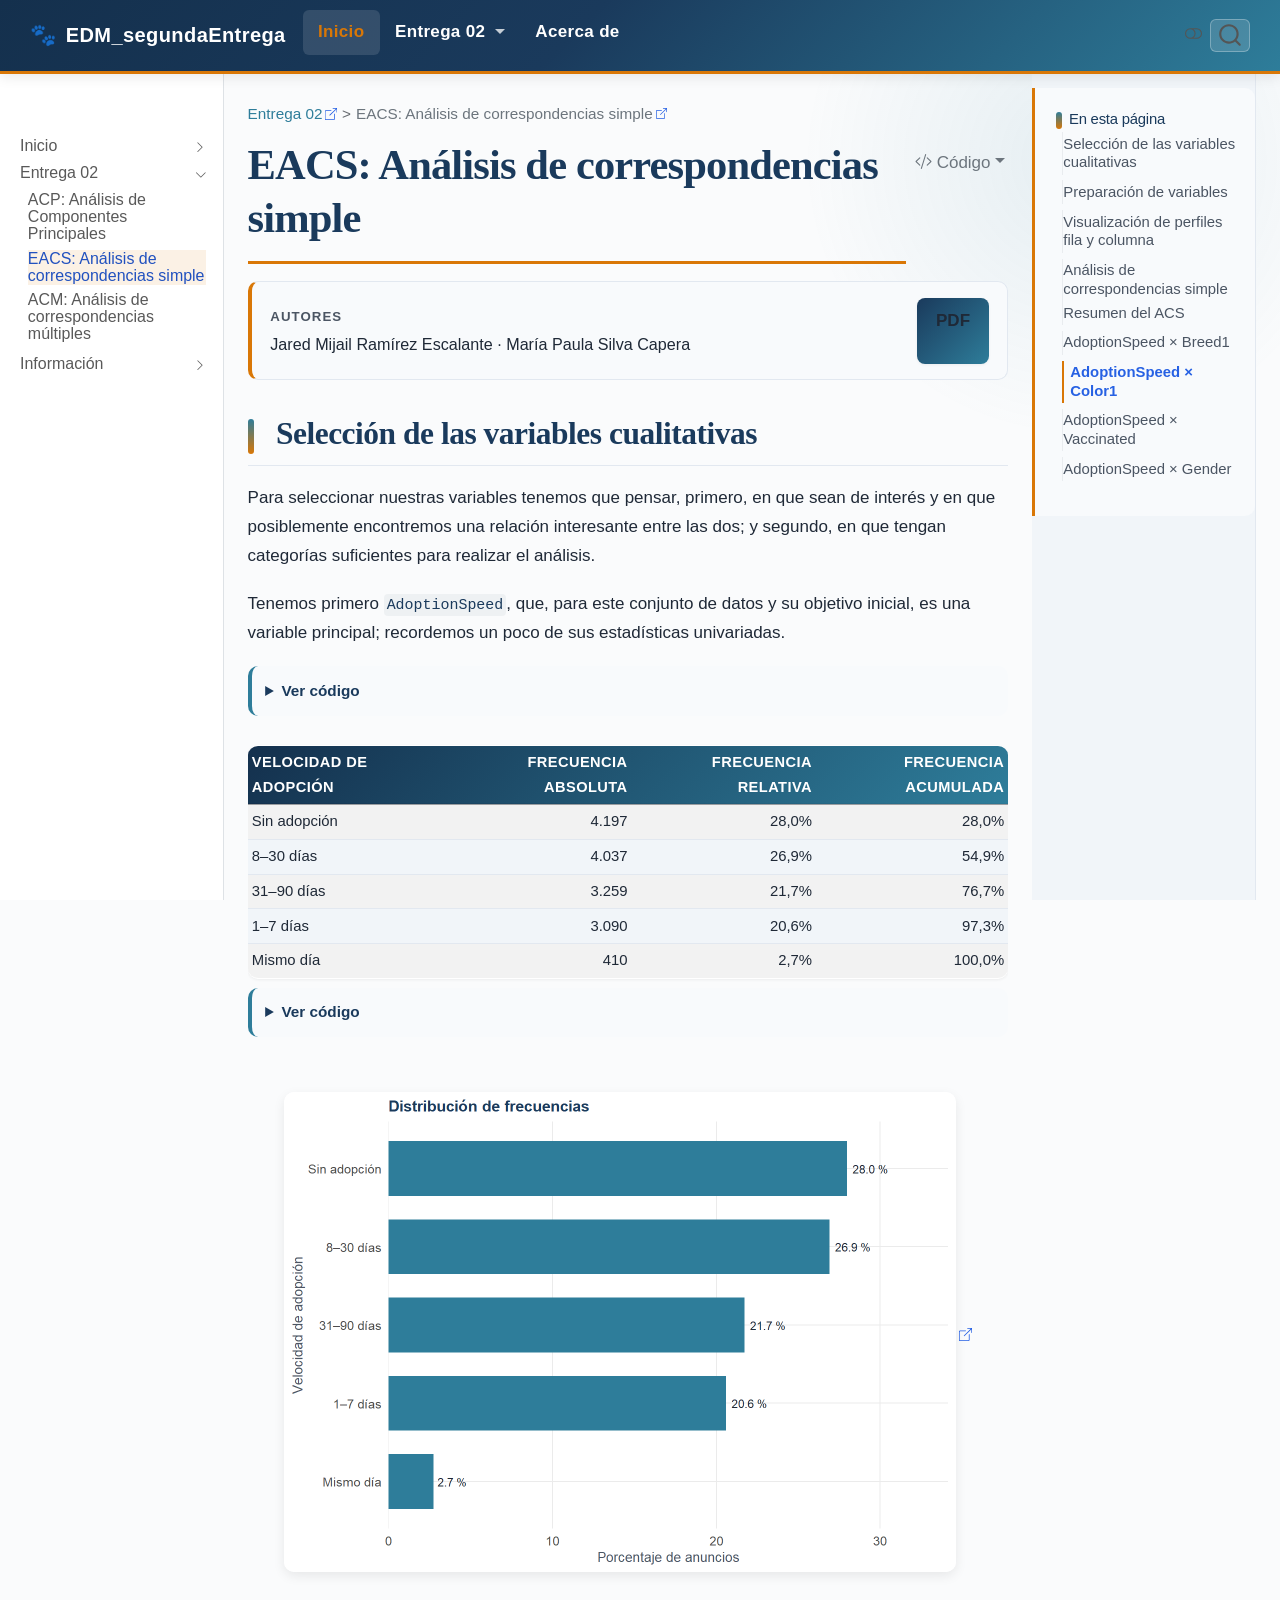
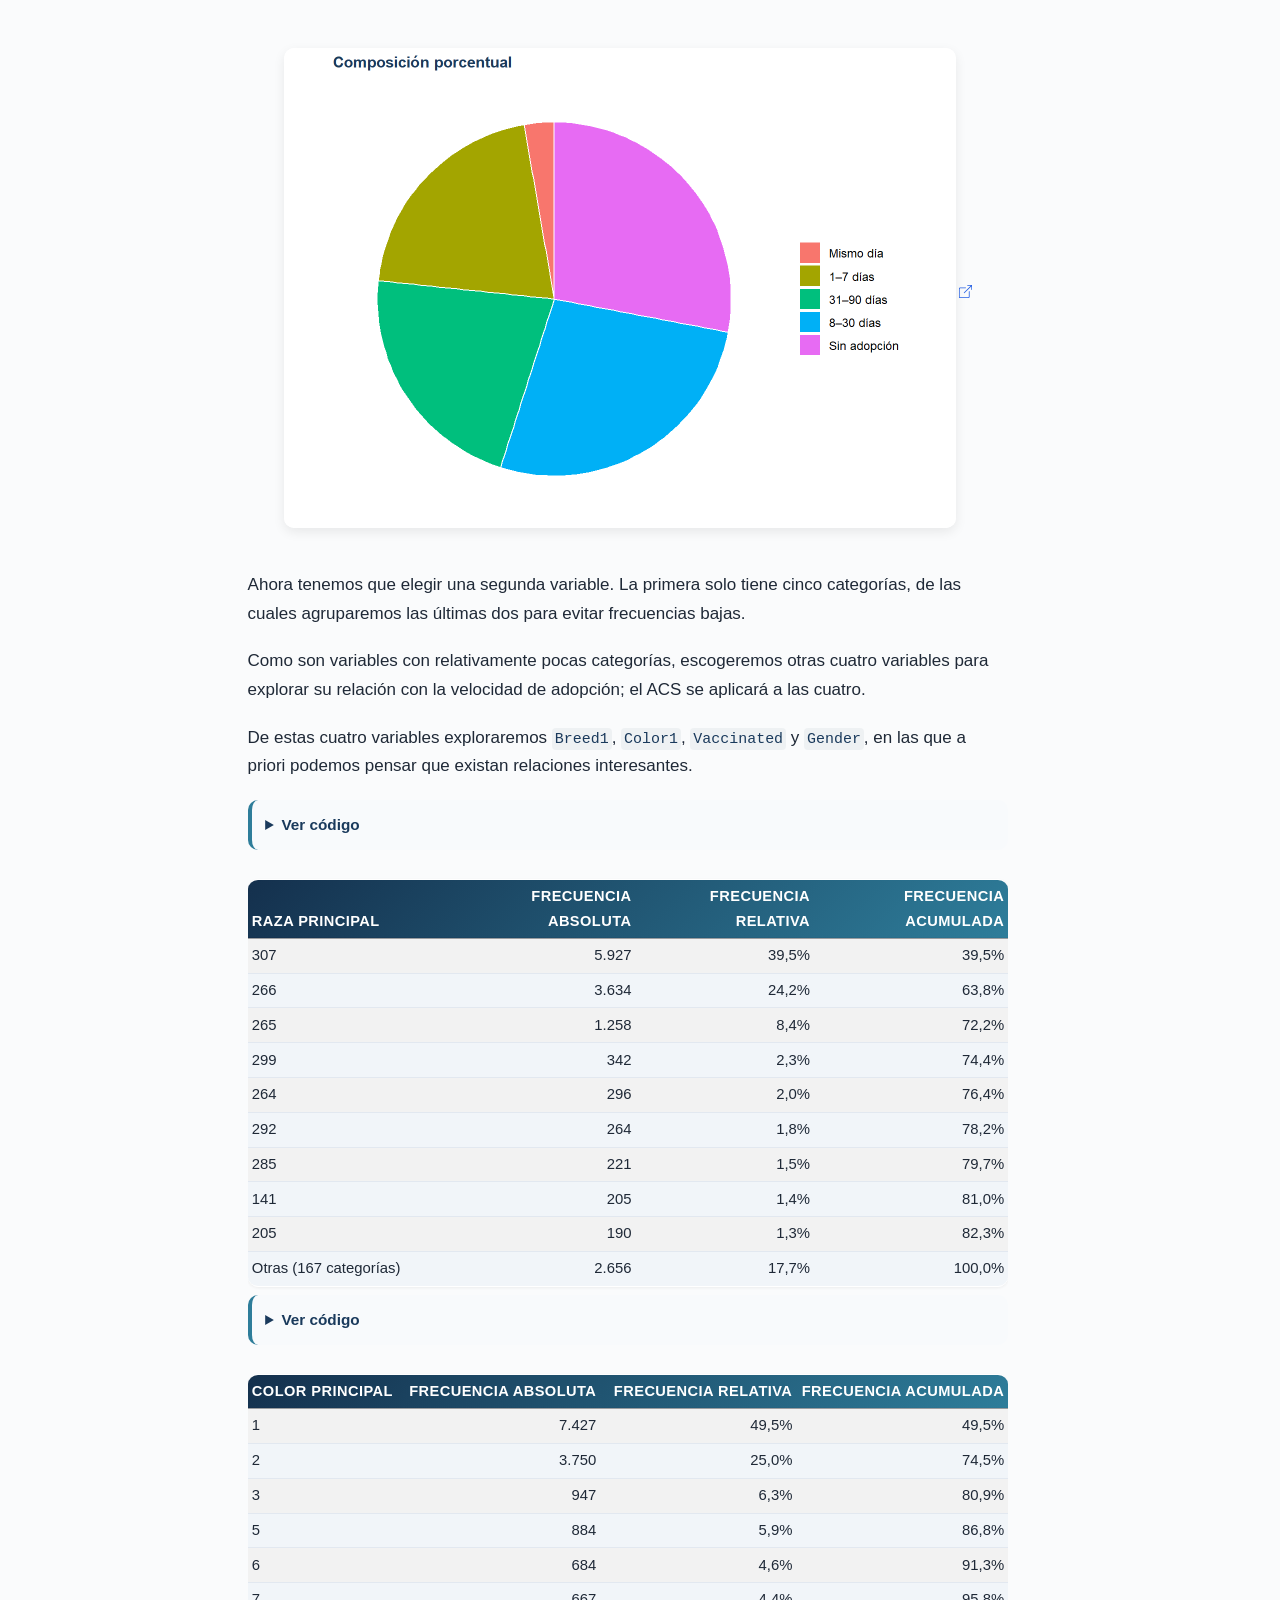
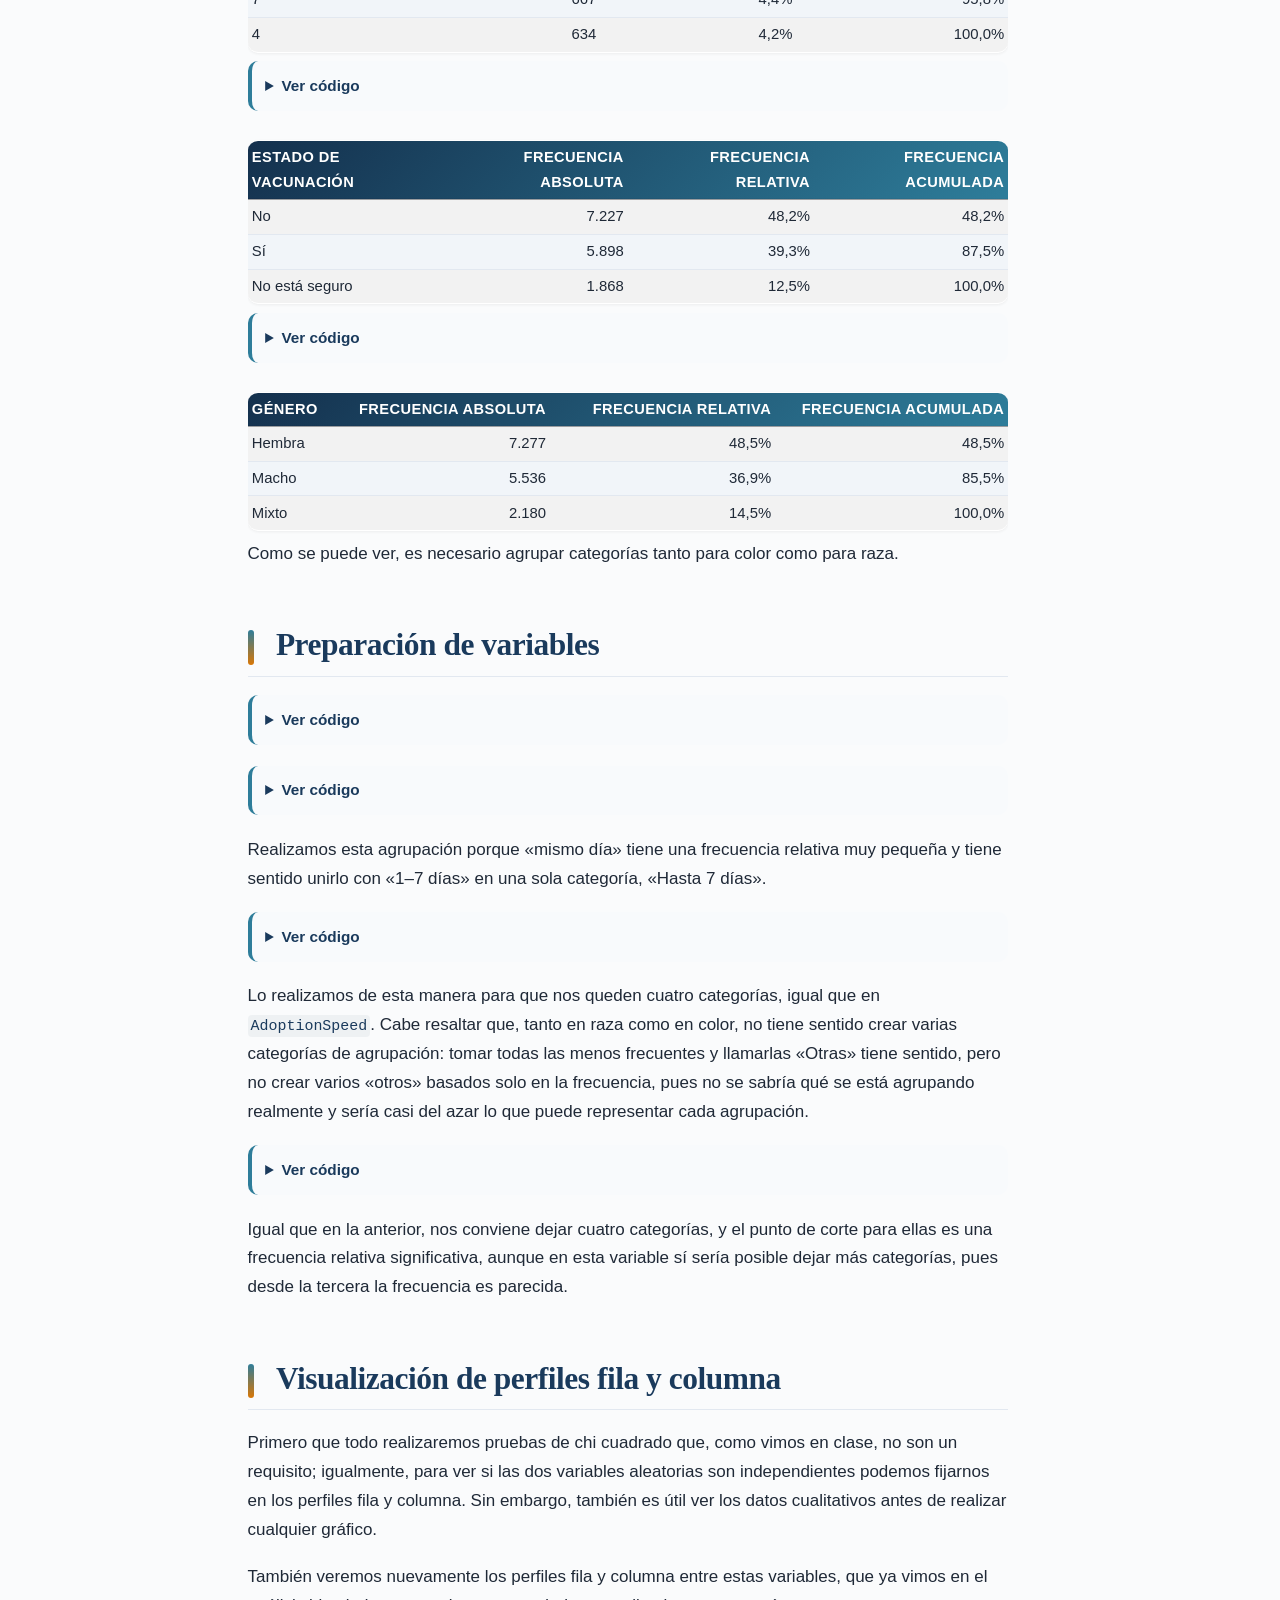
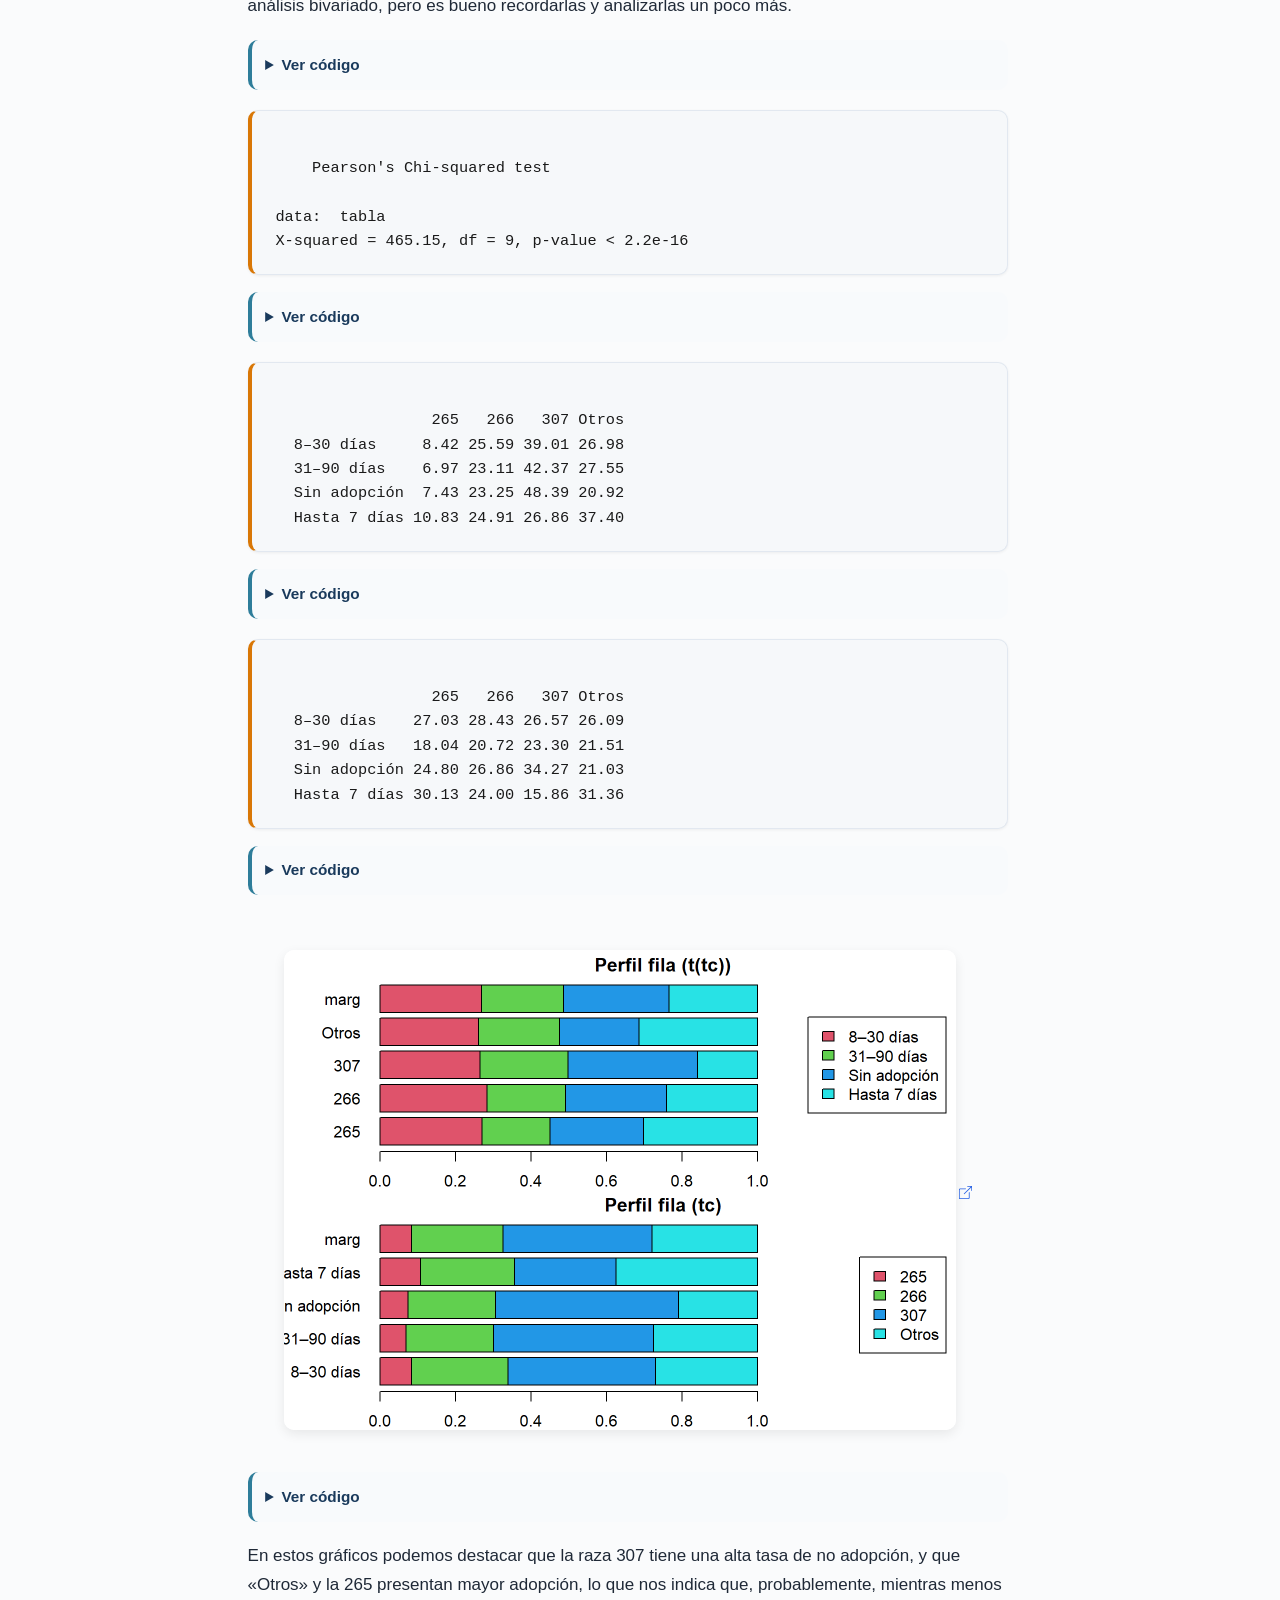
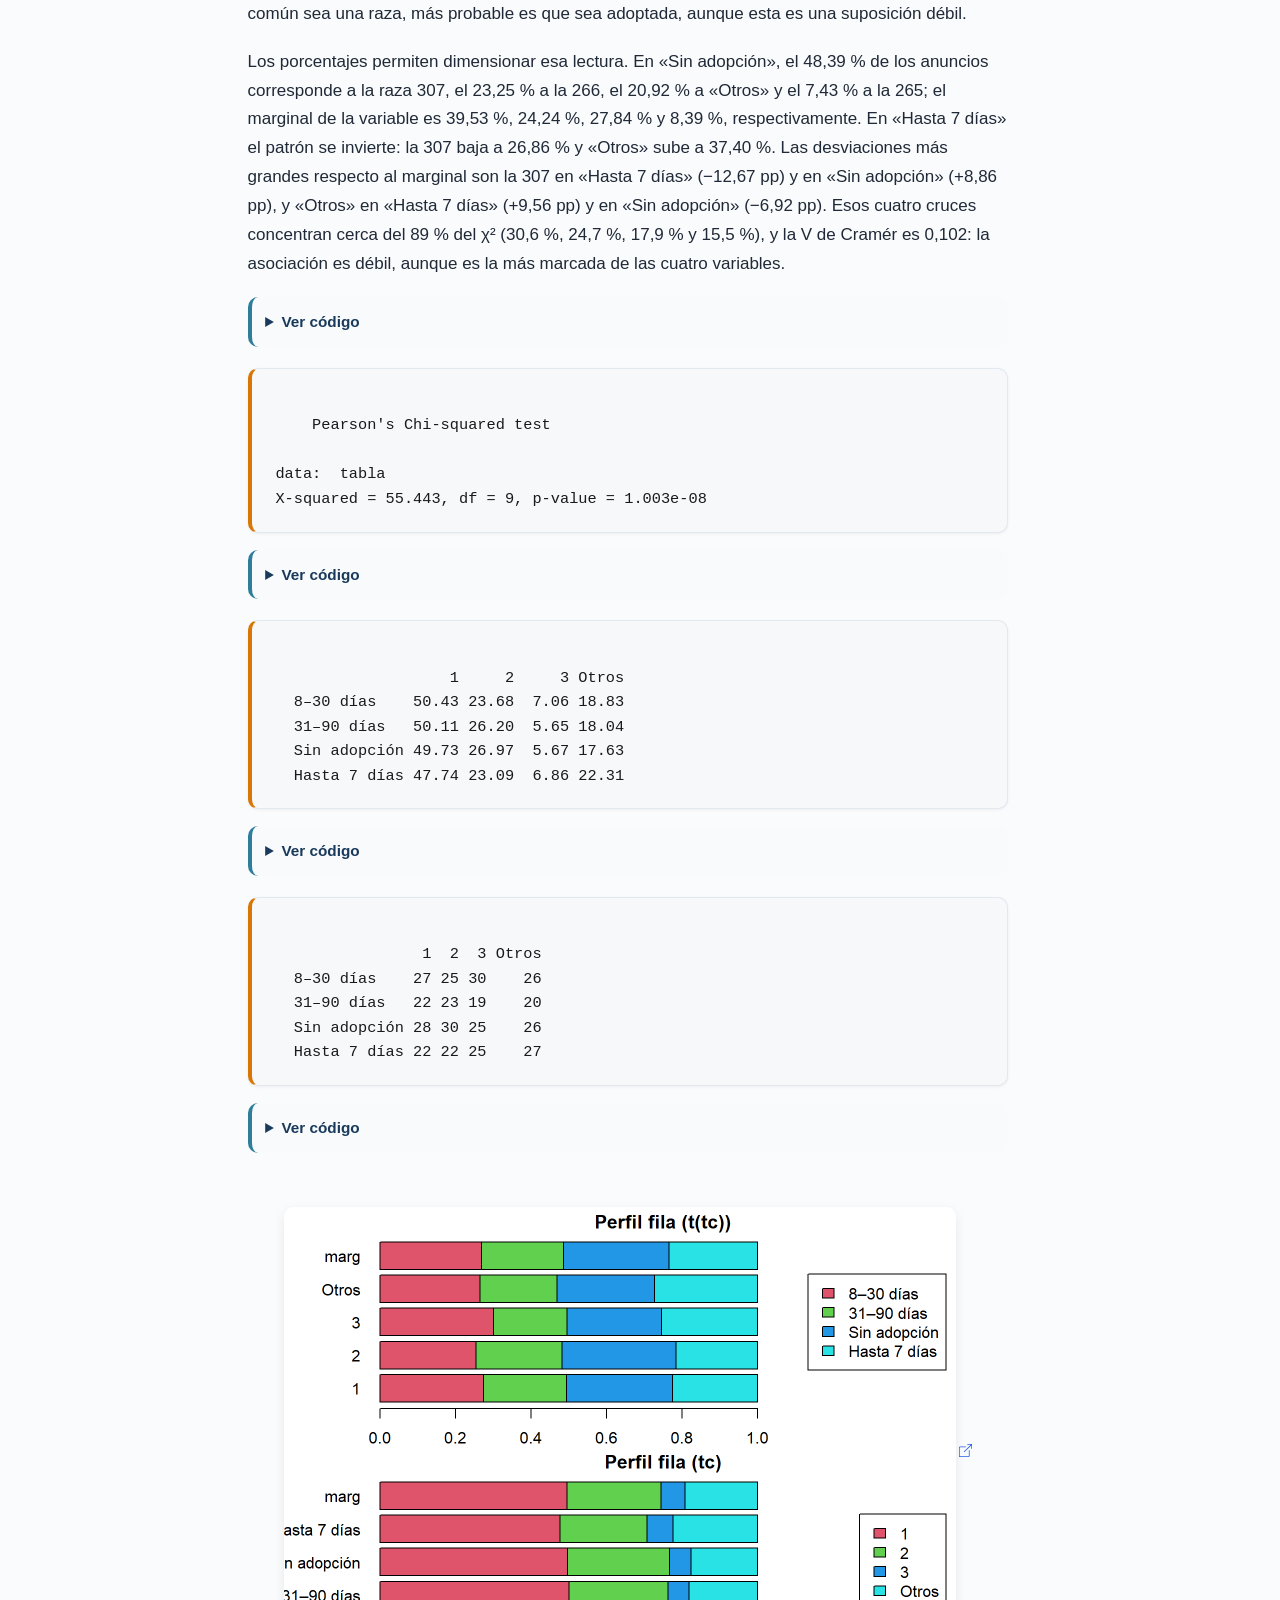
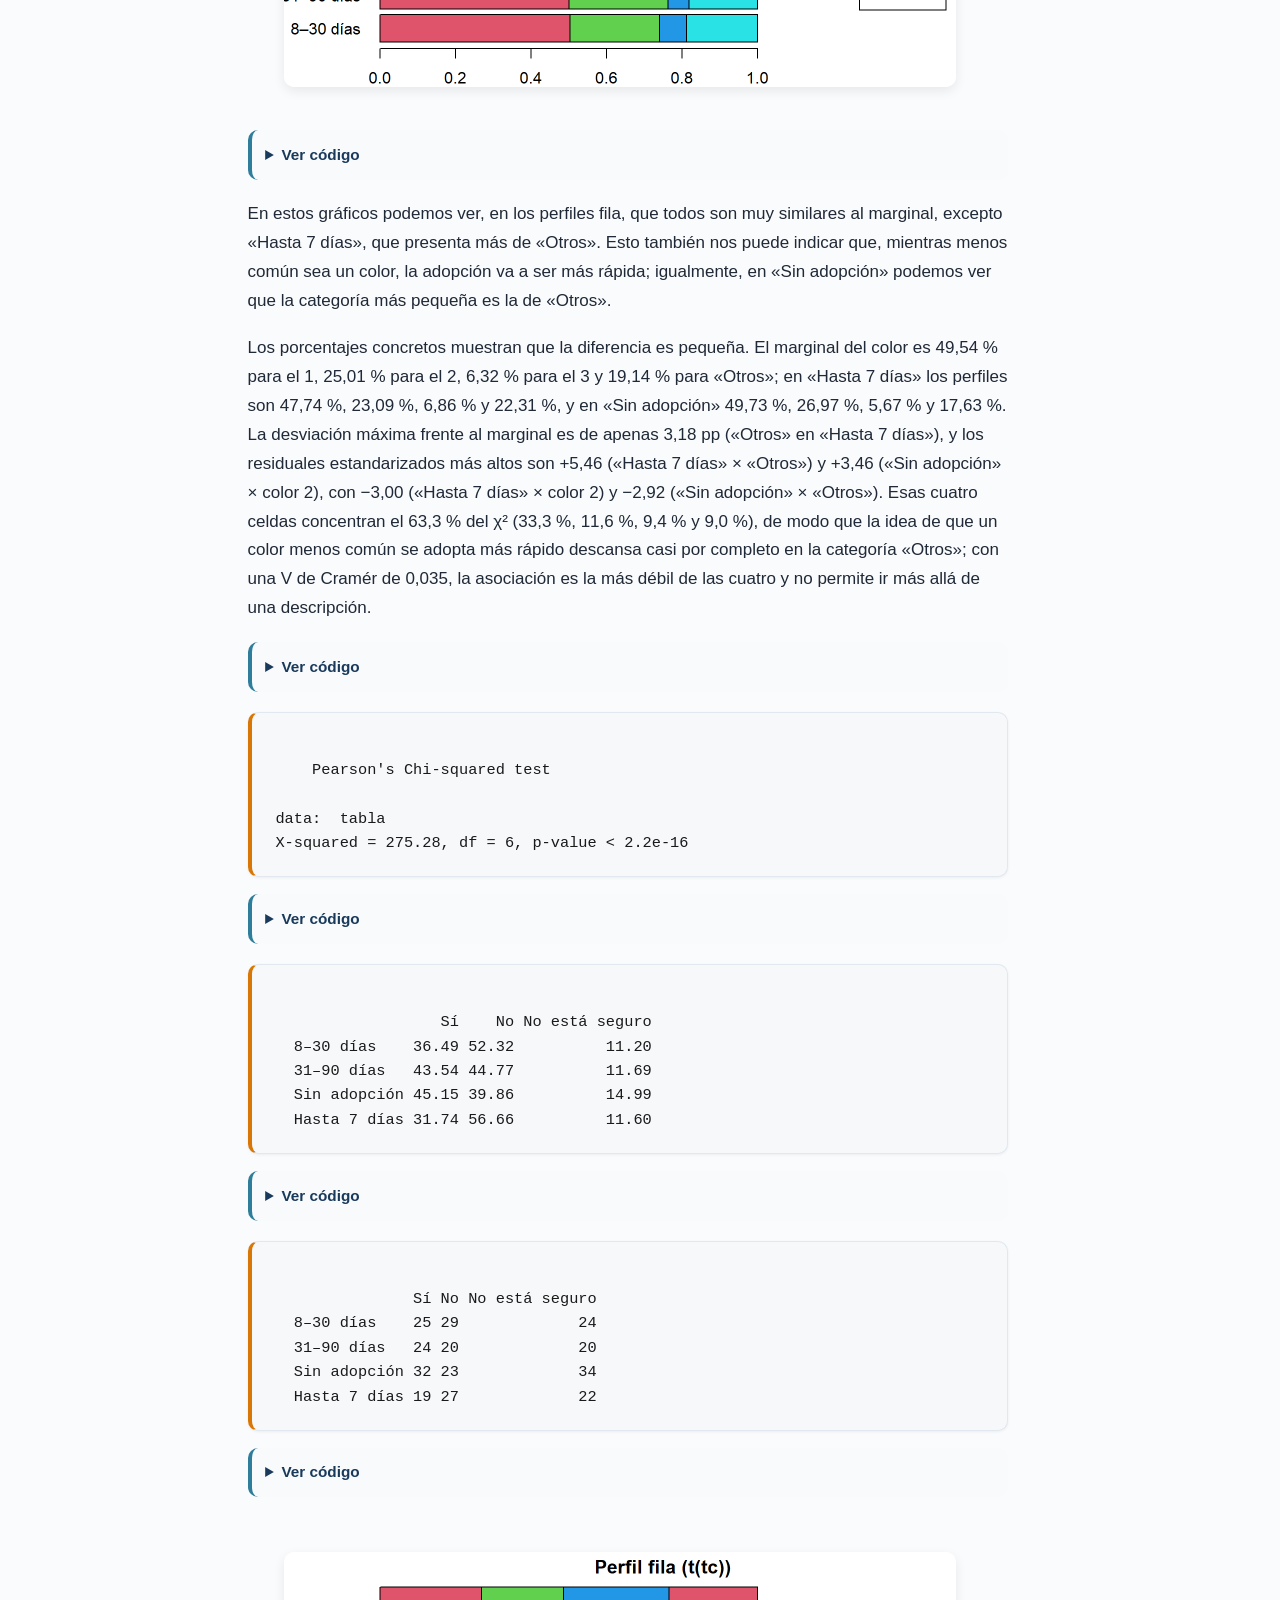
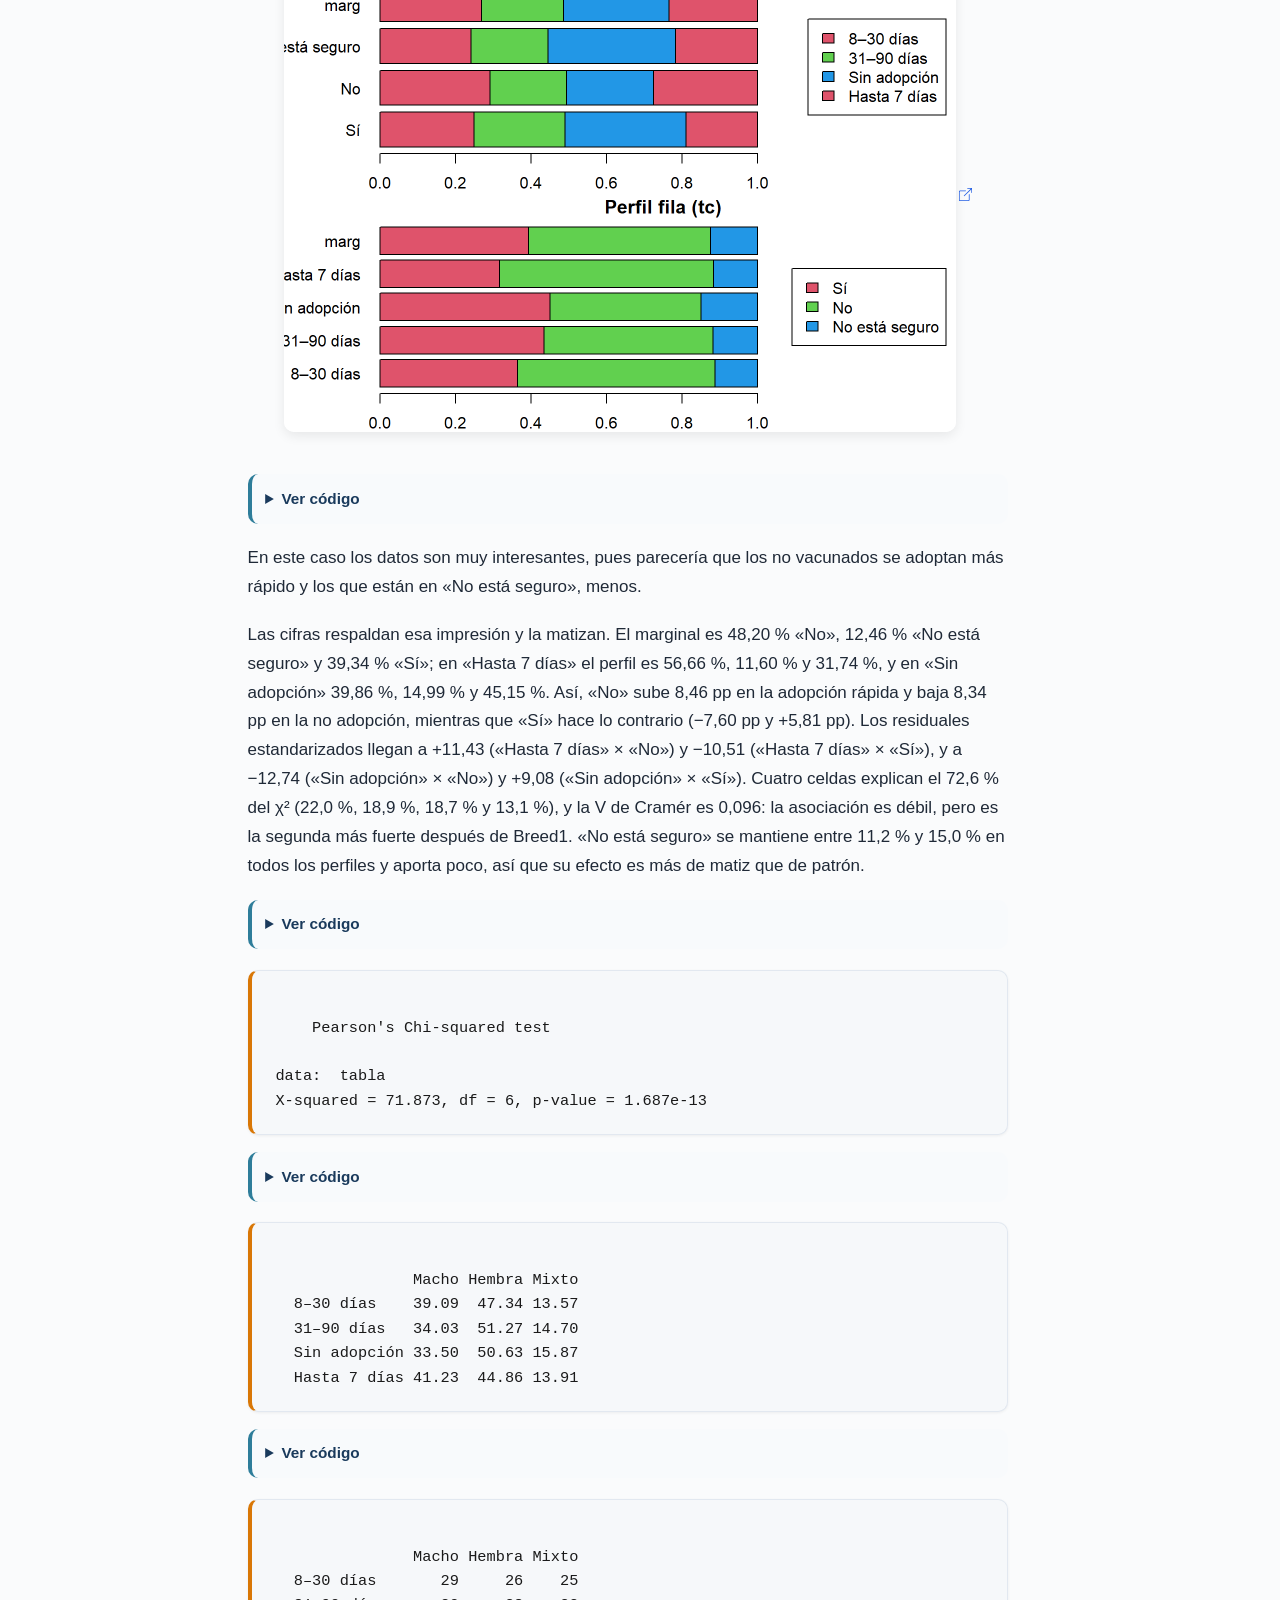
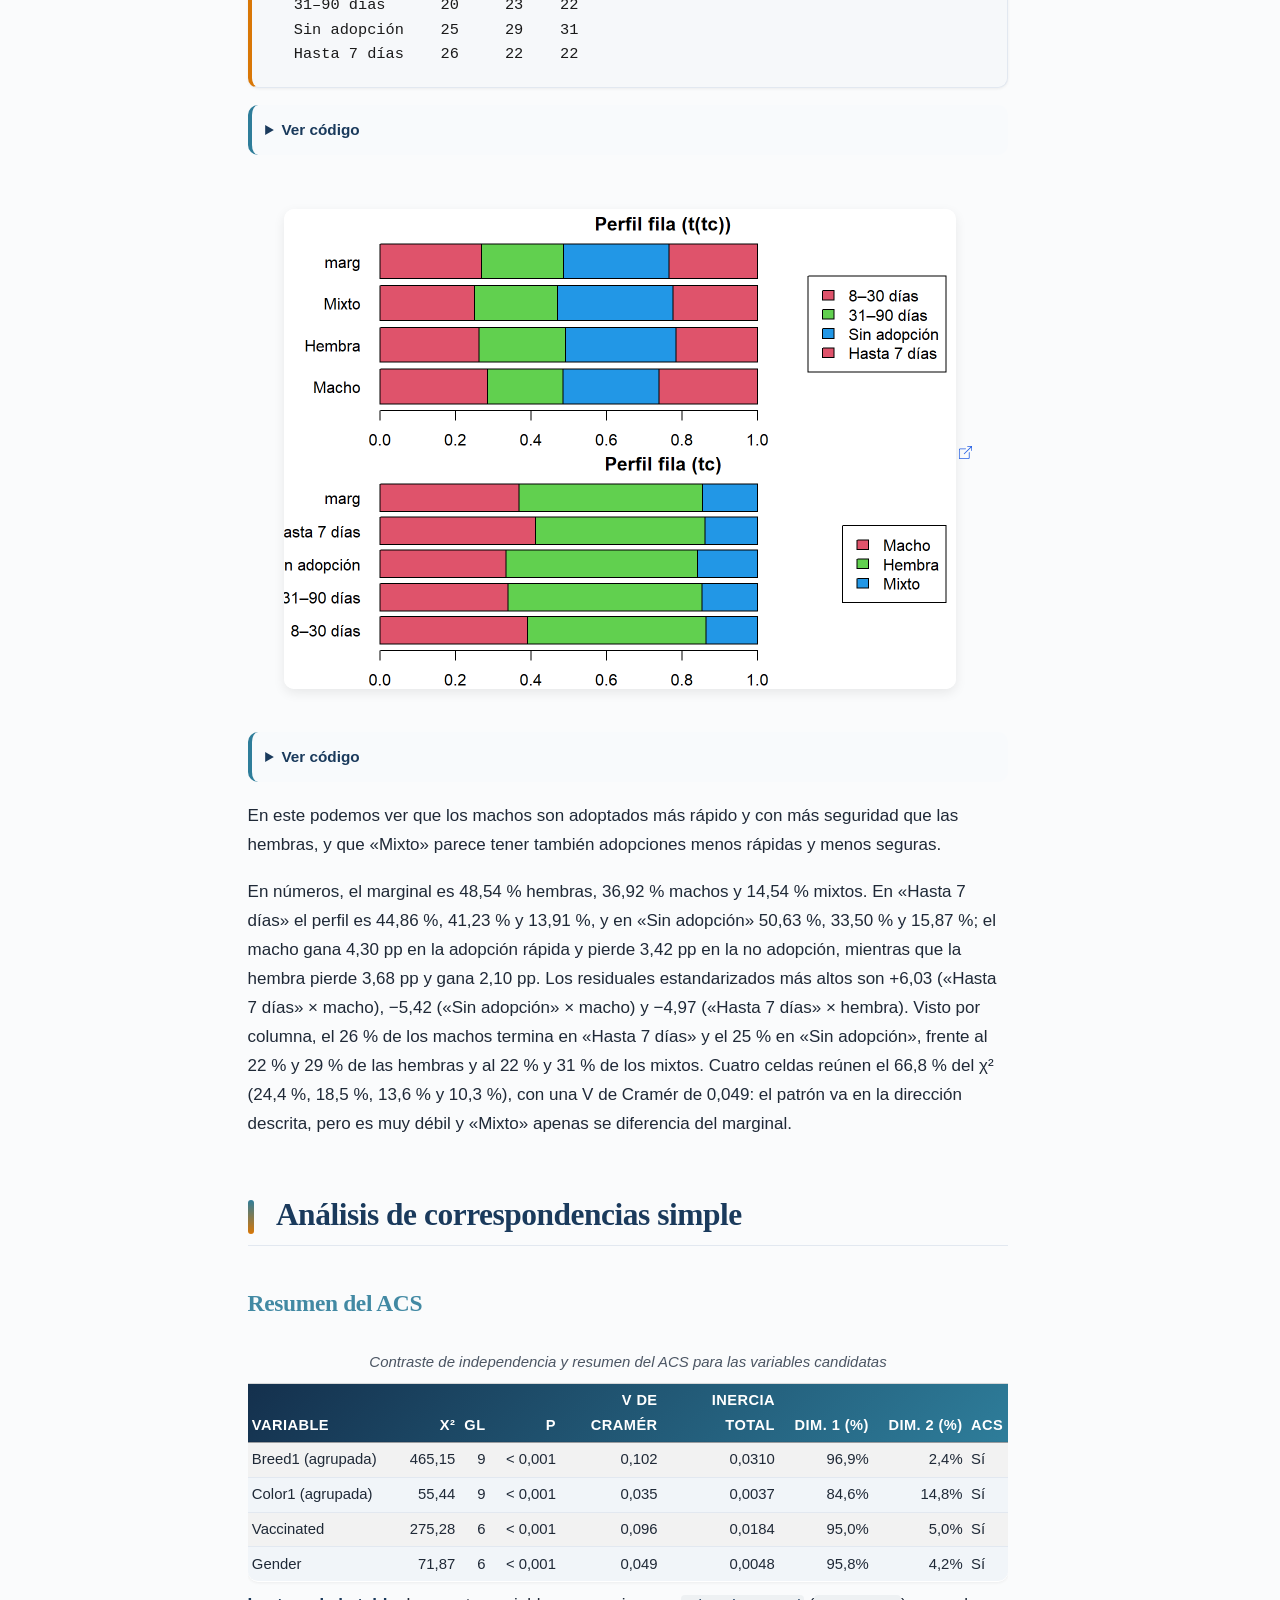
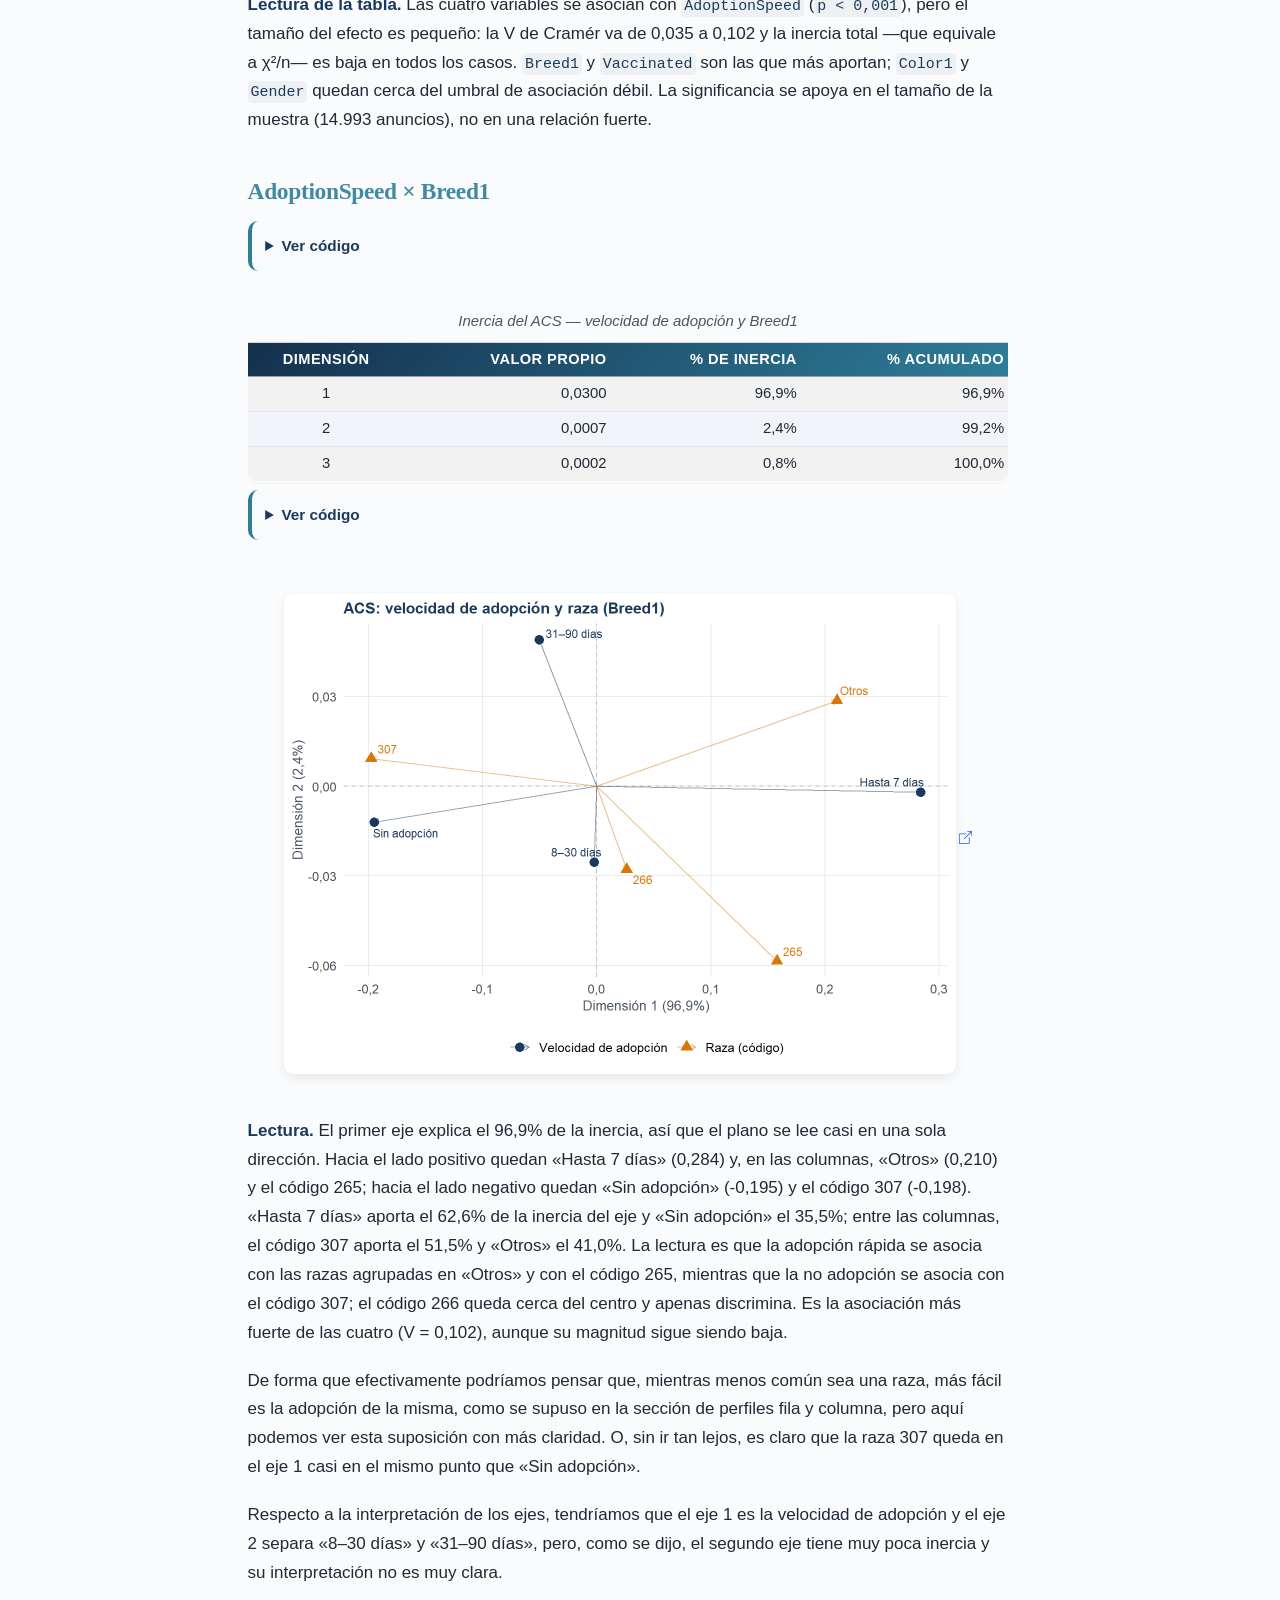
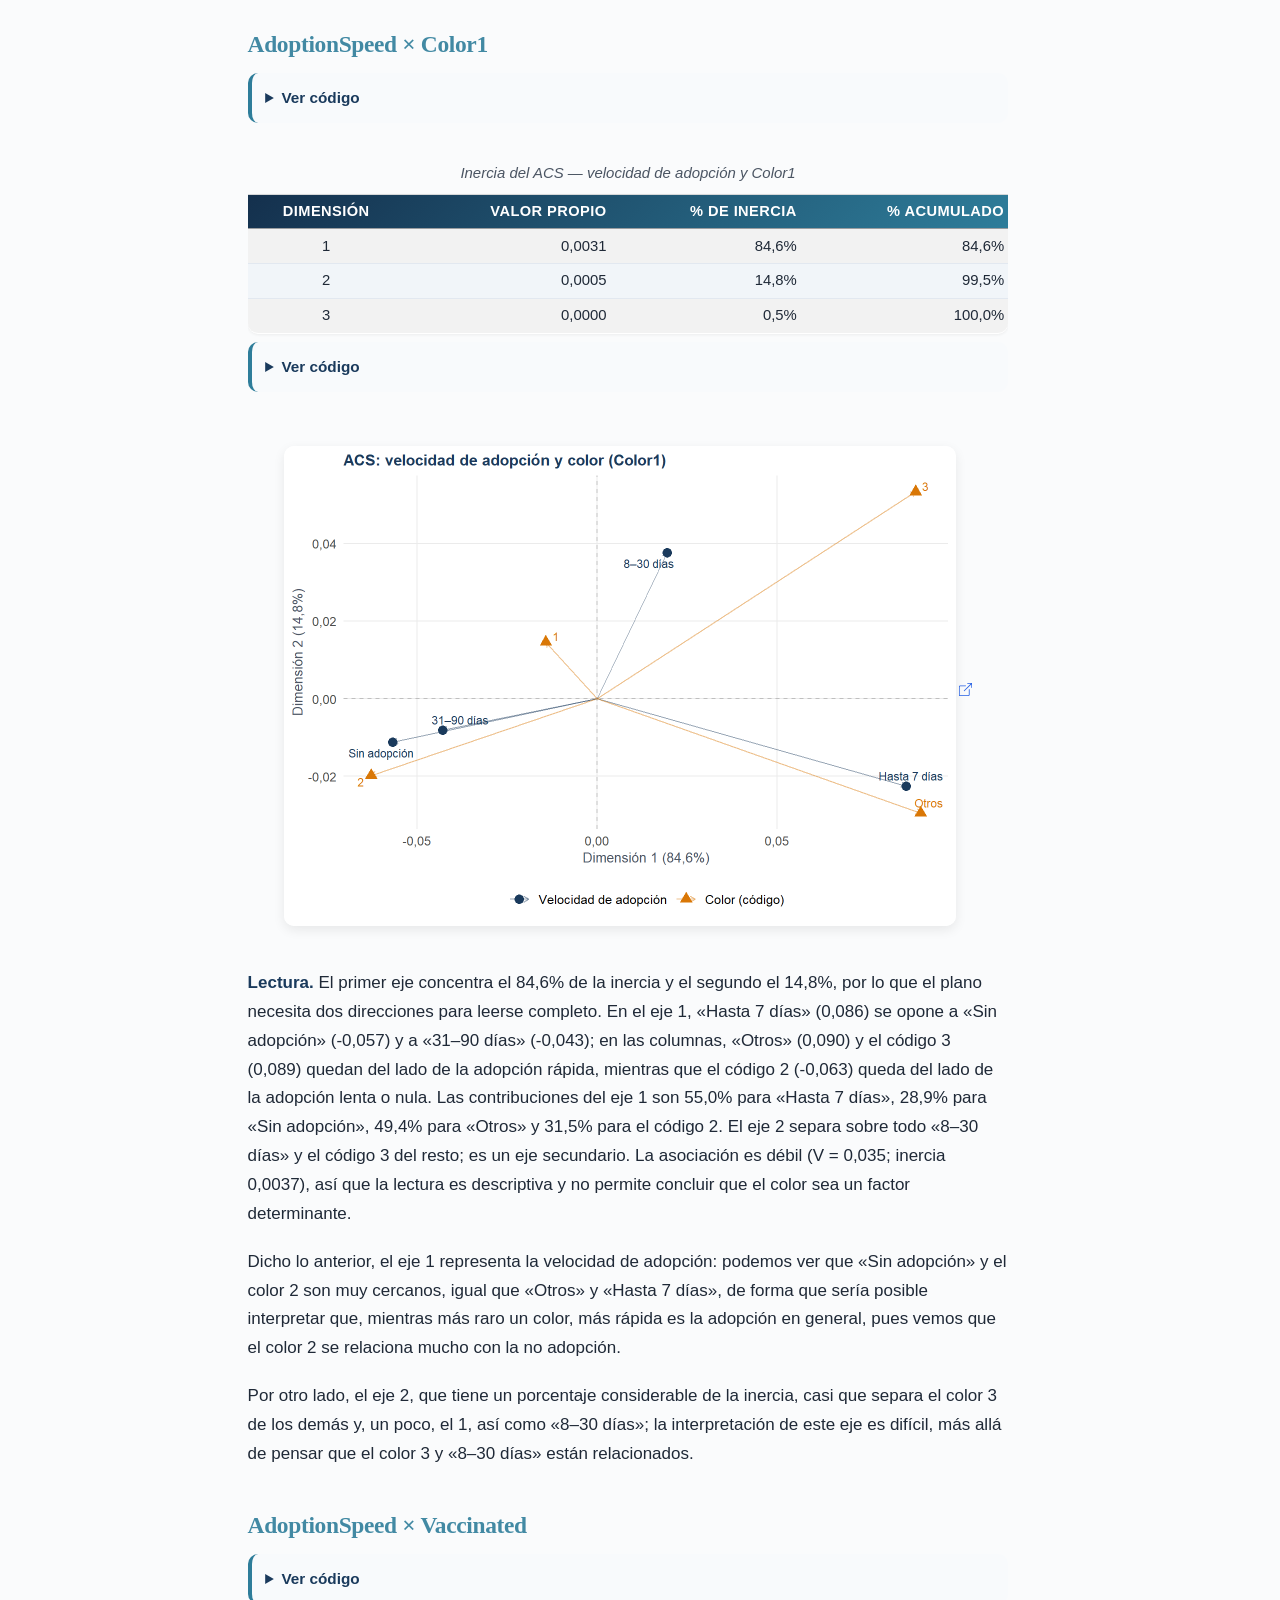
<file: entregas/ACS.html>
<!DOCTYPE html>
<html xmlns="http://www.w3.org/1999/xhtml" lang="es" xml:lang="es"><head>

<meta charset="utf-8">
<meta name="generator" content="quarto-1.10.19">

<meta name="viewport" content="width=device-width, initial-scale=1.0, user-scalable=yes">


<title>EACS: Análisis de correspondencias simple – EDM_segundaEntrega</title>
<style>
/* Default styles provided by pandoc.
** See https://pandoc.org/MANUAL.html#variables-for-html for config info.
*/
span.smallcaps{font-variant: small-caps;}
div.columns{display: flex; gap: 1.5em;}
div.column{flex: auto;}
@media screen {
div.columns{gap: min(4vw, 1.5em);}
div.column{overflow-x: auto;}
}
div.hanging-indent{margin-left: 1.5em; text-indent: -1.5em;}
ul.task-list{list-style: none;}
ul.task-list li input[type="checkbox"] {
  width: 0.8em;
  margin: 0 0.8em 0.2em -1em; /* quarto-specific, see https://github.com/quarto-dev/quarto-cli/issues/4556 */ 
  vertical-align: middle;
}
/* CSS for syntax highlighting */
html { -webkit-text-size-adjust: 100%; }
pre > code.sourceCode { white-space: pre; position: relative; }
pre > code.sourceCode > span { display: inline-block; line-height: 1.25; }
pre > code.sourceCode > span:empty { height: 1.2em; }
.sourceCode { overflow: visible; }
code.sourceCode > span { color: inherit; text-decoration: inherit; }
div.sourceCode { margin: 1em 0; }
pre.sourceCode { margin: 0; }
@media screen {
div.sourceCode { overflow: auto; }
}
@media print {
pre > code.sourceCode { white-space: pre-wrap; }
pre > code.sourceCode > span { text-indent: -5em; padding-left: 5em; }
}
pre.numberSource code
  { counter-reset: source-line 0; }
pre.numberSource code > span
  { position: relative; left: -4em; counter-increment: source-line; }
pre.numberSource code > span > a:first-child::before
  { content: counter(source-line);
    position: relative; left: -1em; text-align: right; vertical-align: baseline;
    border: none; display: inline-block;
    -webkit-touch-callout: none; -webkit-user-select: none;
    -khtml-user-select: none; -moz-user-select: none;
    -ms-user-select: none; user-select: none;
    padding: 0 4px; width: 4em;
  }
pre.numberSource { margin-left: 3em;  padding-left: 4px; }
div.sourceCode
  {   }
@media screen {
pre > code.sourceCode > span > a:first-child::before { text-decoration: underline; }
}
</style>


<script src="../site_libs/quarto-nav/quarto-nav.js"></script>
<script src="../site_libs/clipboard/clipboard.min.js"></script>
<script src="../site_libs/quarto-search/autocomplete.umd.js"></script>
<script src="../site_libs/quarto-search/fuse.min.js"></script>
<script src="../site_libs/quarto-search/quarto-search.js"></script>
<meta name="quarto:offset" content="../">
<link href="../entregas/ACM.html" rel="next">
<link href="../entregas/PCA.html" rel="prev">
<script src="../site_libs/quarto-html/quarto.js" type="module"></script>
<script src="../site_libs/quarto-html/tabsets/tabsets.js" type="module"></script>
<script src="../site_libs/quarto-html/popper.min.js"></script>
<script src="../site_libs/quarto-html/tippy.umd.min.js"></script>
<script src="../site_libs/quarto-html/anchor.min.js"></script>
<link href="../site_libs/quarto-html/tippy.css" rel="stylesheet">
<link href="../site_libs/quarto-html/quarto-syntax-highlighting-5c1318cf63eba56dbef7ba16bc7d56f5.css" rel="stylesheet" class="quarto-color-scheme" id="quarto-text-highlighting-styles">
<link href="../site_libs/quarto-html/quarto-syntax-highlighting-dark-6453f418aeef366c23116eb9cb0b6816.css" rel="stylesheet" class="quarto-color-scheme quarto-color-alternate" id="quarto-text-highlighting-styles">
<link href="../site_libs/quarto-html/quarto-syntax-highlighting-5c1318cf63eba56dbef7ba16bc7d56f5.css" rel="stylesheet" class="quarto-color-scheme-extra" id="quarto-text-highlighting-styles">
<script src="../site_libs/bootstrap/bootstrap.min.js"></script>
<link href="../site_libs/bootstrap/bootstrap-icons.css" rel="stylesheet">
<link href="../site_libs/bootstrap/bootstrap-74d19e79992467fccd1882236d97e988.min.css" rel="stylesheet" append-hash="true" class="quarto-color-scheme" id="quarto-bootstrap" data-mode="light">
<link href="../site_libs/bootstrap/bootstrap-dark-070e54764458ee5734a9f7e2965ee2d2.min.css" rel="stylesheet" append-hash="true" class="quarto-color-scheme quarto-color-alternate" id="quarto-bootstrap" data-mode="dark">
<link href="../site_libs/bootstrap/bootstrap-74d19e79992467fccd1882236d97e988.min.css" rel="stylesheet" append-hash="true" class="quarto-color-scheme-extra" id="quarto-bootstrap" data-mode="light">
<script src="../site_libs/quarto-contrib/glightbox/glightbox.min.js"></script>
<link href="../site_libs/quarto-contrib/glightbox/glightbox.min.css" rel="stylesheet">
<link href="../site_libs/quarto-contrib/glightbox/lightbox.css" rel="stylesheet">
<script id="quarto-search-options" type="application/json">{
  "location": "navbar",
  "copy-button": false,
  "collapse-after": 3,
  "panel-placement": "end",
  "type": "overlay",
  "limit": 30,
  "keyboard-shortcut": [
    "f",
    "/",
    "s"
  ],
  "show-item-context": true,
  "language": {
    "search-no-results-text": "No se han encontrado resultados",
    "search-matching-documents-text": "documentos encontrados",
    "search-copy-link-title": "Copiar el enlace en la búsqueda",
    "search-hide-matches-text": "Ocultar resultados adicionales",
    "search-more-match-text": "resultado adicional en este documento",
    "search-more-matches-text": "resultados adicionales en este documento",
    "search-clear-button-title": "Borrar",
    "search-text-placeholder": "",
    "search-detached-cancel-button-title": "Cancelar",
    "search-submit-button-title": "Enviar",
    "search-label": "Buscar"
  }
}</script>
<style>html{ scroll-behavior: smooth; }</style>
<meta name="author" content="Jared Mijail Ramírez Escalante, María Paula Silva Capera">
<meta name="keywords" content="PetFinder, adopción de mascotas, EDM, R, Quarto">


<link rel="stylesheet" href="../styles.css">
</head>

<body class="nav-sidebar docked nav-fixed quarto-light"><script id="quarto-html-before-body" type="application/javascript">
    const toggleBodyColorMode = (bsSheetEl) => {
      const mode = bsSheetEl.getAttribute("data-mode");
      const bodyEl = window.document.querySelector("body");
      if (mode === "dark") {
        bodyEl.classList.add("quarto-dark");
        bodyEl.classList.remove("quarto-light");
      } else {
        bodyEl.classList.add("quarto-light");
        bodyEl.classList.remove("quarto-dark");
      }
    }
    const toggleBodyColorPrimary = () => {
      const bsSheetEl = window.document.querySelector("link#quarto-bootstrap:not([rel=disabled-stylesheet])");
      if (bsSheetEl) {
        toggleBodyColorMode(bsSheetEl);
      }
    }
    const setColorSchemeToggle = (alternate) => {
      const toggles = window.document.querySelectorAll('.quarto-color-scheme-toggle');
      for (let i=0; i < toggles.length; i++) {
        const toggle = toggles[i];
        if (toggle) {
          if (alternate) {
            toggle.classList.add("alternate");
          } else {
            toggle.classList.remove("alternate");
          }
        }
      }
    };
    const toggleColorMode = (alternate) => {
      // Switch the stylesheets
      const primaryStylesheets = window.document.querySelectorAll('link.quarto-color-scheme:not(.quarto-color-alternate)');
      const alternateStylesheets = window.document.querySelectorAll('link.quarto-color-scheme.quarto-color-alternate');
      manageTransitions('#quarto-margin-sidebar .nav-link', false);
      if (alternate) {
        // note: dark is layered on light, we don't disable primary!
        enableStylesheet(alternateStylesheets);
        for (const sheetNode of alternateStylesheets) {
          if (sheetNode.id === "quarto-bootstrap") {
            toggleBodyColorMode(sheetNode);
          }
        }
      } else {
        disableStylesheet(alternateStylesheets);
        enableStylesheet(primaryStylesheets)
        toggleBodyColorPrimary();
      }
      manageTransitions('#quarto-margin-sidebar .nav-link', true);
      // Switch the toggles
      setColorSchemeToggle(alternate)
      // Hack to workaround the fact that safari doesn't
      // properly recolor the scrollbar when toggling (#1455)
      if (navigator.userAgent.indexOf('Safari') > 0 && navigator.userAgent.indexOf('Chrome') == -1) {
        manageTransitions("body", false);
        window.scrollTo(0, 1);
        setTimeout(() => {
          window.scrollTo(0, 0);
          manageTransitions("body", true);
        }, 40);
      }
    }
    const disableStylesheet = (stylesheets) => {
      for (let i=0; i < stylesheets.length; i++) {
        const stylesheet = stylesheets[i];
        stylesheet.rel = 'disabled-stylesheet';
      }
    }
    const enableStylesheet = (stylesheets) => {
      for (let i=0; i < stylesheets.length; i++) {
        const stylesheet = stylesheets[i];
        if(stylesheet.rel !== 'stylesheet') { // for Chrome, which will still FOUC without this check
          stylesheet.rel = 'stylesheet';
        }
      }
    }
    const manageTransitions = (selector, allowTransitions) => {
      const els = window.document.querySelectorAll(selector);
      for (let i=0; i < els.length; i++) {
        const el = els[i];
        if (allowTransitions) {
          el.classList.remove('notransition');
        } else {
          el.classList.add('notransition');
        }
      }
    }
    const isFileUrl = () => {
      return window.location.protocol === 'file:';
    }
    const hasAlternateSentinel = () => {
      let styleSentinel = getColorSchemeSentinel();
      if (styleSentinel !== null) {
        return styleSentinel === "alternate";
      } else {
        return false;
      }
    }
    const setStyleSentinel = (alternate) => {
      const value = alternate ? "alternate" : "default";
      if (!isFileUrl()) {
        window.localStorage.setItem("quarto-color-scheme", value);
      } else {
        localAlternateSentinel = value;
      }
    }
    const getColorSchemeSentinel = () => {
      if (!isFileUrl()) {
        const storageValue = window.localStorage.getItem("quarto-color-scheme");
        return storageValue != null ? storageValue : localAlternateSentinel;
      } else {
        return localAlternateSentinel;
      }
    }
    const toggleGiscusIfUsed = (isAlternate, darkModeDefault) => {
      const baseTheme = document.querySelector('#giscus-base-theme')?.value ?? 'light';
      const alternateTheme = document.querySelector('#giscus-alt-theme')?.value ?? 'dark';
      let newTheme = '';
      if(authorPrefersDark) {
        newTheme = isAlternate ? baseTheme : alternateTheme;
      } else {
        newTheme = isAlternate ? alternateTheme : baseTheme;
      }
      const changeGiscusTheme = () => {
        // From: https://github.com/giscus/giscus/issues/336
        const sendMessage = (message) => {
          const iframe = document.querySelector('iframe.giscus-frame');
          if (!iframe) return;
          iframe.contentWindow.postMessage({ giscus: message }, 'https://giscus.app');
        }
        sendMessage({
          setConfig: {
            theme: newTheme
          }
        });
      }
      const isGiscussLoaded = window.document.querySelector('iframe.giscus-frame') !== null;
      if (isGiscussLoaded) {
        changeGiscusTheme();
      }
    };
    const authorPrefersDark = false;
    const darkModeDefault = authorPrefersDark;
      document.querySelector('link#quarto-text-highlighting-styles.quarto-color-scheme-extra').rel = 'disabled-stylesheet';
      document.querySelector('link#quarto-bootstrap.quarto-color-scheme-extra').rel = 'disabled-stylesheet';
    let localAlternateSentinel = darkModeDefault ? 'alternate' : 'default';
    // Dark / light mode switch
    window.quartoToggleColorScheme = () => {
      // Read the current dark / light value
      let toAlternate = !hasAlternateSentinel();
      toggleColorMode(toAlternate);
      setStyleSentinel(toAlternate);
      toggleGiscusIfUsed(toAlternate, darkModeDefault);
      window.dispatchEvent(new Event('resize'));
    };
    // Switch to dark mode if need be
    if (hasAlternateSentinel()) {
      toggleColorMode(true);
    } else {
      toggleColorMode(false);
    }
  </script>

<div id="quarto-search-results"></div>
  <header id="quarto-header" class="headroom fixed-top">
    <nav class="navbar navbar-expand-lg " data-bs-theme="dark">
      <div class="navbar-container container-fluid">
      <div class="navbar-brand-container mx-auto">
    <a class="navbar-brand" href="../index.html">
    <span class="navbar-title">EDM_segundaEntrega</span>
    </a>
  </div>
            <div id="quarto-search" class="" title="Buscar"></div>
          <button class="navbar-toggler" type="button" data-bs-toggle="collapse" data-bs-target="#navbarCollapse" aria-controls="navbarCollapse" role="menu" aria-expanded="false" aria-label="Navegación de palanca" onclick="if (window.quartoToggleHeadroom) { window.quartoToggleHeadroom(); }">
  <span class="navbar-toggler-icon"></span>
</button>
          <div class="collapse navbar-collapse" id="navbarCollapse">
            <ul class="navbar-nav navbar-nav-scroll me-auto">
  <li class="nav-item">
    <a class="nav-link active" href="../index.html" aria-current="page"> 
<span class="menu-text">Inicio</span></a>
  </li>  
  <li class="nav-item dropdown ">
    <a class="nav-link dropdown-toggle" href="#" id="nav-menu-entrega-02" role="link" data-bs-toggle="dropdown" aria-expanded="false">
 <span class="menu-text">Entrega 02</span>
    </a>
    <ul class="dropdown-menu" aria-labelledby="nav-menu-entrega-02">    
        <li>
    <a class="dropdown-item" href="../entregas/PCA.html">
 <span class="dropdown-text">Análisis de Componentes Principales</span></a>
  </li>  
        <li>
    <a class="dropdown-item" href="../entregas/ACS.html">
 <span class="dropdown-text">Análisis de Correspondencias Simple</span></a>
  </li>  
        <li>
    <a class="dropdown-item" href="../entregas/ACM.html">
 <span class="dropdown-text">Análisis de Correspondencias Múltiples</span></a>
  </li>  
    </ul>
  </li>
  <li class="nav-item">
    <a class="nav-link" href="../about.html"> 
<span class="menu-text">Acerca de</span></a>
  </li>  
</ul>
          </div> <!-- /navcollapse -->
            <div class="quarto-navbar-tools">
  <a href="" class="quarto-color-scheme-toggle quarto-navigation-tool  px-1" onclick="window.quartoToggleColorScheme(); return false;" title="Alternar modo oscuro"><i class="bi"></i></a>
</div>
      </div> <!-- /container-fluid -->
    </nav>
  <nav class="quarto-secondary-nav">
    <div class="container-fluid d-flex">
      <button type="button" class="quarto-btn-toggle btn" data-bs-toggle="collapse" role="button" data-bs-target=".quarto-sidebar-collapse-item" aria-controls="quarto-sidebar" aria-expanded="false" aria-label="Alternar barra lateral" onclick="if (window.quartoToggleHeadroom) { window.quartoToggleHeadroom(); }">
        <i class="bi bi-layout-text-sidebar-reverse"></i>
      </button>
        <nav class="quarto-page-breadcrumbs" aria-label="breadcrumb"><ol class="breadcrumb"><li class="breadcrumb-item"><a href="../entregas/PCA.html">Entrega 02</a></li><li class="breadcrumb-item"><a href="../entregas/ACS.html">EACS: Análisis de correspondencias simple</a></li></ol></nav>
        <a class="flex-grow-1" role="navigation" data-bs-toggle="collapse" data-bs-target=".quarto-sidebar-collapse-item" aria-controls="quarto-sidebar" aria-expanded="false" aria-label="Alternar barra lateral" onclick="if (window.quartoToggleHeadroom) { window.quartoToggleHeadroom(); }">      
        </a>
      <button type="button" class="btn quarto-search-button" aria-label="Buscar" onclick="window.quartoOpenSearch();">
        <i class="bi bi-search"></i>
      </button>
    </div>
  </nav>
</header>
<!-- content -->
<div id="quarto-content" class="quarto-container page-columns page-rows-contents page-layout-article page-navbar">
<!-- sidebar -->
  <nav id="quarto-sidebar" class="sidebar collapse collapse-horizontal quarto-sidebar-collapse-item sidebar-navigation docked overflow-auto">
        <div class="mt-2 flex-shrink-0 align-items-center">
        <div class="sidebar-search">
        <div id="quarto-search" class="" title="Buscar"></div>
        </div>
        </div>
    <div class="sidebar-menu-container"> 
    <ul class="list-unstyled mt-1">
        <li class="sidebar-item sidebar-item-section">
      <div class="sidebar-item-container"> 
            <a class="sidebar-item-text sidebar-link text-start collapsed" data-bs-toggle="collapse" data-bs-target="#quarto-sidebar-section-1" role="navigation" aria-expanded="false">
 <span class="menu-text">Inicio</span></a>
          <a class="sidebar-item-toggle text-start collapsed" data-bs-toggle="collapse" data-bs-target="#quarto-sidebar-section-1" role="navigation" aria-expanded="false" aria-label="Alternar sección">
            <i class="bi bi-chevron-right ms-2"></i>
          </a> 
      </div>
      <ul id="quarto-sidebar-section-1" class="collapse list-unstyled sidebar-section depth1 ">  
          <li class="sidebar-item">
  <div class="sidebar-item-container"> 
  <a href="../index.html" class="sidebar-item-text sidebar-link">
 <span class="menu-text">EDM_segundaEntrega</span></a>
  </div>
</li>
      </ul>
  </li>
        <li class="sidebar-item sidebar-item-section">
      <div class="sidebar-item-container"> 
            <a class="sidebar-item-text sidebar-link text-start" data-bs-toggle="collapse" data-bs-target="#quarto-sidebar-section-2" role="navigation" aria-expanded="true">
 <span class="menu-text">Entrega 02</span></a>
          <a class="sidebar-item-toggle text-start" data-bs-toggle="collapse" data-bs-target="#quarto-sidebar-section-2" role="navigation" aria-expanded="true" aria-label="Alternar sección">
            <i class="bi bi-chevron-right ms-2"></i>
          </a> 
      </div>
      <ul id="quarto-sidebar-section-2" class="collapse list-unstyled sidebar-section depth1 show">  
          <li class="sidebar-item">
  <div class="sidebar-item-container"> 
  <a href="../entregas/PCA.html" class="sidebar-item-text sidebar-link">
 <span class="menu-text">ACP: Análisis de Componentes Principales</span></a>
  </div>
</li>
          <li class="sidebar-item">
  <div class="sidebar-item-container"> 
  <a href="../entregas/ACS.html" class="sidebar-item-text sidebar-link active">
 <span class="menu-text">EACS: Análisis de correspondencias simple</span></a>
  </div>
</li>
          <li class="sidebar-item">
  <div class="sidebar-item-container"> 
  <a href="../entregas/ACM.html" class="sidebar-item-text sidebar-link">
 <span class="menu-text">ACM: Análisis de correspondencias múltiples</span></a>
  </div>
</li>
      </ul>
  </li>
        <li class="sidebar-item sidebar-item-section">
      <div class="sidebar-item-container"> 
            <a class="sidebar-item-text sidebar-link text-start collapsed" data-bs-toggle="collapse" data-bs-target="#quarto-sidebar-section-3" role="navigation" aria-expanded="false">
 <span class="menu-text">Información</span></a>
          <a class="sidebar-item-toggle text-start collapsed" data-bs-toggle="collapse" data-bs-target="#quarto-sidebar-section-3" role="navigation" aria-expanded="false" aria-label="Alternar sección">
            <i class="bi bi-chevron-right ms-2"></i>
          </a> 
      </div>
      <ul id="quarto-sidebar-section-3" class="collapse list-unstyled sidebar-section depth1 ">  
          <li class="sidebar-item">
  <div class="sidebar-item-container"> 
  <a href="../about.html" class="sidebar-item-text sidebar-link">
 <span class="menu-text">Acerca de</span></a>
  </div>
</li>
      </ul>
  </li>
    </ul>
    </div>
</nav>
<div id="quarto-sidebar-glass" class="quarto-sidebar-collapse-item" data-bs-toggle="collapse" data-bs-target=".quarto-sidebar-collapse-item"></div>
<!-- margin-sidebar -->
    <div id="quarto-margin-sidebar" class="sidebar margin-sidebar">
        <nav id="TOC" role="doc-toc" class="toc-active">
    <h2 id="toc-title">En esta página</h2>
   
  <ul>
  <li><a href="#selección-de-las-variables-cualitativas" id="toc-selección-de-las-variables-cualitativas" class="nav-link active" data-scroll-target="#selección-de-las-variables-cualitativas">Selección de las variables cualitativas</a></li>
  <li><a href="#preparación-de-variables" id="toc-preparación-de-variables" class="nav-link" data-scroll-target="#preparación-de-variables">Preparación de variables</a></li>
  <li><a href="#visualización-de-perfiles-fila-y-columna" id="toc-visualización-de-perfiles-fila-y-columna" class="nav-link" data-scroll-target="#visualización-de-perfiles-fila-y-columna">Visualización de perfiles fila y columna</a></li>
  <li><a href="#sec-acs" id="toc-sec-acs" class="nav-link" data-scroll-target="#sec-acs">Análisis de correspondencias simple</a>
  <ul class="collapse">
  <li><a href="#resumen-del-acs" id="toc-resumen-del-acs" class="nav-link" data-scroll-target="#resumen-del-acs">Resumen del ACS</a></li>
  <li><a href="#adoptionspeed-breed1" id="toc-adoptionspeed-breed1" class="nav-link" data-scroll-target="#adoptionspeed-breed1">AdoptionSpeed × Breed1</a></li>
  <li><a href="#adoptionspeed-color1" id="toc-adoptionspeed-color1" class="nav-link" data-scroll-target="#adoptionspeed-color1">AdoptionSpeed × Color1</a></li>
  <li><a href="#adoptionspeed-vaccinated" id="toc-adoptionspeed-vaccinated" class="nav-link" data-scroll-target="#adoptionspeed-vaccinated">AdoptionSpeed × Vaccinated</a></li>
  <li><a href="#adoptionspeed-gender" id="toc-adoptionspeed-gender" class="nav-link" data-scroll-target="#adoptionspeed-gender">AdoptionSpeed × Gender</a></li>
  </ul></li>
  </ul>
</nav>
    </div>
<!-- main -->
<main class="content" id="quarto-document-content">


<header id="title-block-header" class="quarto-title-block default"><nav class="quarto-page-breadcrumbs quarto-title-breadcrumbs d-none d-lg-block" aria-label="breadcrumb"><ol class="breadcrumb"><li class="breadcrumb-item"><a href="../entregas/PCA.html">Entrega 02</a></li><li class="breadcrumb-item"><a href="../entregas/ACS.html">EACS: Análisis de correspondencias simple</a></li></ol></nav>
<div class="quarto-title">
<div class="quarto-title-block"><div><h1 class="title">EACS: Análisis de correspondencias simple</h1><button type="button" class="btn code-tools-button dropdown-toggle" id="quarto-code-tools-menu" data-bs-toggle="dropdown" aria-expanded="false"><i class="bi"></i> Código</button><ul class="dropdown-menu dropdown-menu-end" aria-labelelledby="quarto-code-tools-menu"><li><a id="quarto-show-all-code" class="dropdown-item" href="javascript:void(0)" role="button">Mostrar todo el código</a></li><li><a id="quarto-hide-all-code" class="dropdown-item" href="javascript:void(0)" role="button">Ocultar todo el código</a></li><li><hr class="dropdown-divider"></li><li><a id="quarto-view-source" class="dropdown-item" href="javascript:void(0)" role="button">Ver el código fuente</a></li></ul></div></div>
</div>



<div class="quarto-title-meta">

    
  
    
  </div>
  


</header>


<div class="autor-pdf-row">
<div class="autor-info">
<p><strong>AUTORES</strong></p>
<p>Jared Mijail Ramírez Escalante · María Paula Silva Capera</p>
</div>
<div class="action-bar">
<button class="btn-print" onclick="window.print()">
<p>PDF</p>
</button>
</div>
</div>
<!-- Este comentario no se verá en la página renderizada: analizar la descripción entre dos variables cualitativas, entre las variables fila y columna a través de sus perfiles -->
<section id="selección-de-las-variables-cualitativas" class="level2">
<h2 class="anchored" data-anchor-id="selección-de-las-variables-cualitativas">Selección de las variables cualitativas</h2>
<p>Para seleccionar nuestras variables tenemos que pensar, primero, en que sean de interés y en que posiblemente encontremos una relación interesante entre las dos; y segundo, en que tengan categorías suficientes para realizar el análisis.</p>
<p>Tenemos primero <code>AdoptionSpeed</code>, que, para este conjunto de datos y su objetivo inicial, es una variable principal; recordemos un poco de sus estadísticas univariadas.</p>
<div class="cell">
<details class="code-fold">
<summary>Ver código</summary>
<div class="code-copy-outer-scaffold"><div class="sourceCode cell-code" id="cb1"><pre class="sourceCode r code-with-copy"><code class="sourceCode r"><span id="cb1-1"><a href="#cb1-1" aria-hidden="true" tabindex="-1"></a><span class="fu">tabla_frecuencias</span>(datos<span class="sc">$</span>AdoptionSpeed, <span class="st">"Velocidad de adopción"</span>)</span></code></pre></div><button title="Copiar al portapapeles" class="code-copy-button"><i class="bi"></i></button></div>
</details>
<div class="cell-output-display">
<table class="caption-top table table-sm table-striped small">
<colgroup>
<col style="width: 26%">
<col style="width: 24%">
<col style="width: 24%">
<col style="width: 25%">
</colgroup>
<thead>
<tr class="header">
<th style="text-align: left;">Velocidad de adopción</th>
<th style="text-align: right;">Frecuencia absoluta</th>
<th style="text-align: right;">Frecuencia relativa</th>
<th style="text-align: right;">Frecuencia acumulada</th>
</tr>
</thead>
<tbody>
<tr class="odd">
<td style="text-align: left;">Sin adopción</td>
<td style="text-align: right;">4.197</td>
<td style="text-align: right;">28,0%</td>
<td style="text-align: right;">28,0%</td>
</tr>
<tr class="even">
<td style="text-align: left;">8–30 días</td>
<td style="text-align: right;">4.037</td>
<td style="text-align: right;">26,9%</td>
<td style="text-align: right;">54,9%</td>
</tr>
<tr class="odd">
<td style="text-align: left;">31–90 días</td>
<td style="text-align: right;">3.259</td>
<td style="text-align: right;">21,7%</td>
<td style="text-align: right;">76,7%</td>
</tr>
<tr class="even">
<td style="text-align: left;">1–7 días</td>
<td style="text-align: right;">3.090</td>
<td style="text-align: right;">20,6%</td>
<td style="text-align: right;">97,3%</td>
</tr>
<tr class="odd">
<td style="text-align: left;">Mismo día</td>
<td style="text-align: right;">410</td>
<td style="text-align: right;">2,7%</td>
<td style="text-align: right;">100,0%</td>
</tr>
</tbody>
</table>
</div>
<details class="code-fold">
<summary>Ver código</summary>
<div class="code-copy-outer-scaffold"><div class="sourceCode cell-code" id="cb2"><pre class="sourceCode r code-with-copy"><code class="sourceCode r"><span id="cb2-1"><a href="#cb2-1" aria-hidden="true" tabindex="-1"></a><span class="fu">graficos_cuali</span>(datos<span class="sc">$</span>AdoptionSpeed, <span class="st">"Velocidad de adopción"</span>, <span class="at">pastel =</span> <span class="cn">TRUE</span>, <span class="at">n_top =</span> <span class="dv">10</span>)</span></code></pre></div><button title="Copiar al portapapeles" class="code-copy-button"><i class="bi"></i></button></div>
</details>
<div class="cell-output-display">
<div>
<figure class="figure">
<p><a href="ACS_files/figure-html/unnamed-chunk-1-1.png" class="lightbox" data-gallery="quarto-lightbox-gallery-1"><img src="ACS_files/figure-html/unnamed-chunk-1-1.png" class="img-fluid figure-img" width="672"></a></p>
</figure>
</div>
</div>
<div class="cell-output-display">
<div>
<figure class="figure">
<p><a href="ACS_files/figure-html/unnamed-chunk-1-2.png" class="lightbox" data-gallery="quarto-lightbox-gallery-2"><img src="ACS_files/figure-html/unnamed-chunk-1-2.png" class="img-fluid figure-img" width="672"></a></p>
</figure>
</div>
</div>
</div>
<p>Ahora tenemos que elegir una segunda variable. La primera solo tiene cinco categorías, de las cuales agruparemos las últimas dos para evitar frecuencias bajas.</p>
<p>Como son variables con relativamente pocas categorías, escogeremos otras cuatro variables para explorar su relación con la velocidad de adopción; el ACS se aplicará a las cuatro.</p>
<p>De estas cuatro variables exploraremos <code>Breed1</code>, <code>Color1</code>, <code>Vaccinated</code> y <code>Gender</code>, en las que a priori podemos pensar que existan relaciones interesantes.</p>
<div class="cell">
<details class="code-fold">
<summary>Ver código</summary>
<div class="code-copy-outer-scaffold"><div class="sourceCode cell-code" id="cb3"><pre class="sourceCode r code-with-copy"><code class="sourceCode r"><span id="cb3-1"><a href="#cb3-1" aria-hidden="true" tabindex="-1"></a><span class="fu">tabla_frecuencias</span>(datos<span class="sc">$</span>Breed1, <span class="st">"Raza principal"</span>)</span></code></pre></div><button title="Copiar al portapapeles" class="code-copy-button"><i class="bi"></i></button></div>
</details>
<div class="cell-output-display">
<table class="caption-top table table-sm table-striped small">
<colgroup>
<col style="width: 27%">
<col style="width: 23%">
<col style="width: 23%">
<col style="width: 25%">
</colgroup>
<thead>
<tr class="header">
<th style="text-align: left;">Raza principal</th>
<th style="text-align: right;">Frecuencia absoluta</th>
<th style="text-align: right;">Frecuencia relativa</th>
<th style="text-align: right;">Frecuencia acumulada</th>
</tr>
</thead>
<tbody>
<tr class="odd">
<td style="text-align: left;">307</td>
<td style="text-align: right;">5.927</td>
<td style="text-align: right;">39,5%</td>
<td style="text-align: right;">39,5%</td>
</tr>
<tr class="even">
<td style="text-align: left;">266</td>
<td style="text-align: right;">3.634</td>
<td style="text-align: right;">24,2%</td>
<td style="text-align: right;">63,8%</td>
</tr>
<tr class="odd">
<td style="text-align: left;">265</td>
<td style="text-align: right;">1.258</td>
<td style="text-align: right;">8,4%</td>
<td style="text-align: right;">72,2%</td>
</tr>
<tr class="even">
<td style="text-align: left;">299</td>
<td style="text-align: right;">342</td>
<td style="text-align: right;">2,3%</td>
<td style="text-align: right;">74,4%</td>
</tr>
<tr class="odd">
<td style="text-align: left;">264</td>
<td style="text-align: right;">296</td>
<td style="text-align: right;">2,0%</td>
<td style="text-align: right;">76,4%</td>
</tr>
<tr class="even">
<td style="text-align: left;">292</td>
<td style="text-align: right;">264</td>
<td style="text-align: right;">1,8%</td>
<td style="text-align: right;">78,2%</td>
</tr>
<tr class="odd">
<td style="text-align: left;">285</td>
<td style="text-align: right;">221</td>
<td style="text-align: right;">1,5%</td>
<td style="text-align: right;">79,7%</td>
</tr>
<tr class="even">
<td style="text-align: left;">141</td>
<td style="text-align: right;">205</td>
<td style="text-align: right;">1,4%</td>
<td style="text-align: right;">81,0%</td>
</tr>
<tr class="odd">
<td style="text-align: left;">205</td>
<td style="text-align: right;">190</td>
<td style="text-align: right;">1,3%</td>
<td style="text-align: right;">82,3%</td>
</tr>
<tr class="even">
<td style="text-align: left;">Otras (167 categorías)</td>
<td style="text-align: right;">2.656</td>
<td style="text-align: right;">17,7%</td>
<td style="text-align: right;">100,0%</td>
</tr>
</tbody>
</table>
</div>
<details class="code-fold">
<summary>Ver código</summary>
<div class="code-copy-outer-scaffold"><div class="sourceCode cell-code" id="cb4"><pre class="sourceCode r code-with-copy"><code class="sourceCode r"><span id="cb4-1"><a href="#cb4-1" aria-hidden="true" tabindex="-1"></a><span class="fu">tabla_frecuencias</span>(datos<span class="sc">$</span>Color1, <span class="st">"Color principal"</span>)</span></code></pre></div><button title="Copiar al portapapeles" class="code-copy-button"><i class="bi"></i></button></div>
</details>
<div class="cell-output-display">
<table class="caption-top table table-sm table-striped small">
<colgroup>
<col style="width: 20%">
<col style="width: 25%">
<col style="width: 25%">
<col style="width: 27%">
</colgroup>
<thead>
<tr class="header">
<th style="text-align: left;">Color principal</th>
<th style="text-align: right;">Frecuencia absoluta</th>
<th style="text-align: right;">Frecuencia relativa</th>
<th style="text-align: right;">Frecuencia acumulada</th>
</tr>
</thead>
<tbody>
<tr class="odd">
<td style="text-align: left;">1</td>
<td style="text-align: right;">7.427</td>
<td style="text-align: right;">49,5%</td>
<td style="text-align: right;">49,5%</td>
</tr>
<tr class="even">
<td style="text-align: left;">2</td>
<td style="text-align: right;">3.750</td>
<td style="text-align: right;">25,0%</td>
<td style="text-align: right;">74,5%</td>
</tr>
<tr class="odd">
<td style="text-align: left;">3</td>
<td style="text-align: right;">947</td>
<td style="text-align: right;">6,3%</td>
<td style="text-align: right;">80,9%</td>
</tr>
<tr class="even">
<td style="text-align: left;">5</td>
<td style="text-align: right;">884</td>
<td style="text-align: right;">5,9%</td>
<td style="text-align: right;">86,8%</td>
</tr>
<tr class="odd">
<td style="text-align: left;">6</td>
<td style="text-align: right;">684</td>
<td style="text-align: right;">4,6%</td>
<td style="text-align: right;">91,3%</td>
</tr>
<tr class="even">
<td style="text-align: left;">7</td>
<td style="text-align: right;">667</td>
<td style="text-align: right;">4,4%</td>
<td style="text-align: right;">95,8%</td>
</tr>
<tr class="odd">
<td style="text-align: left;">4</td>
<td style="text-align: right;">634</td>
<td style="text-align: right;">4,2%</td>
<td style="text-align: right;">100,0%</td>
</tr>
</tbody>
</table>
</div>
<details class="code-fold">
<summary>Ver código</summary>
<div class="code-copy-outer-scaffold"><div class="sourceCode cell-code" id="cb5"><pre class="sourceCode r code-with-copy"><code class="sourceCode r"><span id="cb5-1"><a href="#cb5-1" aria-hidden="true" tabindex="-1"></a><span class="fu">tabla_frecuencias</span>(datos<span class="sc">$</span>Vaccinated, <span class="st">"Estado de vacunación"</span>)</span></code></pre></div><button title="Copiar al portapapeles" class="code-copy-button"><i class="bi"></i></button></div>
</details>
<div class="cell-output-display">
<table class="caption-top table table-sm table-striped small">
<colgroup>
<col style="width: 25%">
<col style="width: 24%">
<col style="width: 24%">
<col style="width: 25%">
</colgroup>
<thead>
<tr class="header">
<th style="text-align: left;">Estado de vacunación</th>
<th style="text-align: right;">Frecuencia absoluta</th>
<th style="text-align: right;">Frecuencia relativa</th>
<th style="text-align: right;">Frecuencia acumulada</th>
</tr>
</thead>
<tbody>
<tr class="odd">
<td style="text-align: left;">No</td>
<td style="text-align: right;">7.227</td>
<td style="text-align: right;">48,2%</td>
<td style="text-align: right;">48,2%</td>
</tr>
<tr class="even">
<td style="text-align: left;">Sí</td>
<td style="text-align: right;">5.898</td>
<td style="text-align: right;">39,3%</td>
<td style="text-align: right;">87,5%</td>
</tr>
<tr class="odd">
<td style="text-align: left;">No está seguro</td>
<td style="text-align: right;">1.868</td>
<td style="text-align: right;">12,5%</td>
<td style="text-align: right;">100,0%</td>
</tr>
</tbody>
</table>
</div>
<details class="code-fold">
<summary>Ver código</summary>
<div class="code-copy-outer-scaffold"><div class="sourceCode cell-code" id="cb6"><pre class="sourceCode r code-with-copy"><code class="sourceCode r"><span id="cb6-1"><a href="#cb6-1" aria-hidden="true" tabindex="-1"></a><span class="fu">tabla_frecuencias</span>(datos<span class="sc">$</span>Gender, <span class="st">"Género"</span>)</span></code></pre></div><button title="Copiar al portapapeles" class="code-copy-button"><i class="bi"></i></button></div>
</details>
<div class="cell-output-display">
<table class="caption-top table table-sm table-striped small">
<colgroup>
<col style="width: 10%">
<col style="width: 29%">
<col style="width: 29%">
<col style="width: 30%">
</colgroup>
<thead>
<tr class="header">
<th style="text-align: left;">Género</th>
<th style="text-align: right;">Frecuencia absoluta</th>
<th style="text-align: right;">Frecuencia relativa</th>
<th style="text-align: right;">Frecuencia acumulada</th>
</tr>
</thead>
<tbody>
<tr class="odd">
<td style="text-align: left;">Hembra</td>
<td style="text-align: right;">7.277</td>
<td style="text-align: right;">48,5%</td>
<td style="text-align: right;">48,5%</td>
</tr>
<tr class="even">
<td style="text-align: left;">Macho</td>
<td style="text-align: right;">5.536</td>
<td style="text-align: right;">36,9%</td>
<td style="text-align: right;">85,5%</td>
</tr>
<tr class="odd">
<td style="text-align: left;">Mixto</td>
<td style="text-align: right;">2.180</td>
<td style="text-align: right;">14,5%</td>
<td style="text-align: right;">100,0%</td>
</tr>
</tbody>
</table>
</div>
</div>
<p>Como se puede ver, es necesario agrupar categorías tanto para color como para raza.</p>
</section>
<section id="preparación-de-variables" class="level2">
<h2 class="anchored" data-anchor-id="preparación-de-variables">Preparación de variables</h2>
<div class="cell">
<details class="code-fold">
<summary>Ver código</summary>
<div class="code-copy-outer-scaffold"><div class="sourceCode cell-code" id="cb7"><pre class="sourceCode r code-with-copy"><code class="sourceCode r"><span id="cb7-1"><a href="#cb7-1" aria-hidden="true" tabindex="-1"></a><span class="fu">library</span>(forcats)</span></code></pre></div><button title="Copiar al portapapeles" class="code-copy-button"><i class="bi"></i></button></div>
</details>
</div>
<div class="cell">
<details class="code-fold">
<summary>Ver código</summary>
<div class="code-copy-outer-scaffold"><div class="sourceCode cell-code" id="cb8"><pre class="sourceCode r code-with-copy"><code class="sourceCode r"><span id="cb8-1"><a href="#cb8-1" aria-hidden="true" tabindex="-1"></a>datos<span class="sc">$</span>AdoptionSpeed_agrupada <span class="ot">&lt;-</span> <span class="fu">fct_lump_n</span>(<span class="fu">as.factor</span>(datos<span class="sc">$</span>AdoptionSpeed), <span class="at">n =</span> <span class="dv">3</span>, <span class="at">other_level =</span> <span class="st">"Hasta 7 días"</span>)</span></code></pre></div><button title="Copiar al portapapeles" class="code-copy-button"><i class="bi"></i></button></div>
</details>
</div>
<p>Realizamos esta agrupación porque «mismo día» tiene una frecuencia relativa muy pequeña y tiene sentido unirlo con «1–7 días» en una sola categoría, «Hasta 7 días».</p>
<div class="cell">
<details class="code-fold">
<summary>Ver código</summary>
<div class="code-copy-outer-scaffold"><div class="sourceCode cell-code" id="cb9"><pre class="sourceCode r code-with-copy"><code class="sourceCode r"><span id="cb9-1"><a href="#cb9-1" aria-hidden="true" tabindex="-1"></a>datos<span class="sc">$</span>Breed1_agrupada <span class="ot">&lt;-</span> <span class="fu">fct_lump_n</span>(<span class="fu">as.factor</span>(datos<span class="sc">$</span>Breed1), <span class="at">n =</span> <span class="dv">3</span>, <span class="at">other_level =</span> <span class="st">"Otros"</span>)</span></code></pre></div><button title="Copiar al portapapeles" class="code-copy-button"><i class="bi"></i></button></div>
</details>
</div>
<p>Lo realizamos de esta manera para que nos queden cuatro categorías, igual que en <code>AdoptionSpeed</code>. Cabe resaltar que, tanto en raza como en color, no tiene sentido crear varias categorías de agrupación: tomar todas las menos frecuentes y llamarlas «Otras» tiene sentido, pero no crear varios «otros» basados solo en la frecuencia, pues no se sabría qué se está agrupando realmente y sería casi del azar lo que puede representar cada agrupación.</p>
<div class="cell">
<details class="code-fold">
<summary>Ver código</summary>
<div class="code-copy-outer-scaffold"><div class="sourceCode cell-code" id="cb10"><pre class="sourceCode r code-with-copy"><code class="sourceCode r"><span id="cb10-1"><a href="#cb10-1" aria-hidden="true" tabindex="-1"></a>datos<span class="sc">$</span>Color1_agrupada <span class="ot">&lt;-</span> <span class="fu">fct_lump_n</span>(<span class="fu">as.factor</span>(datos<span class="sc">$</span>Color1), <span class="at">n =</span> <span class="dv">3</span>, <span class="at">other_level =</span> <span class="st">"Otros"</span>)</span></code></pre></div><button title="Copiar al portapapeles" class="code-copy-button"><i class="bi"></i></button></div>
</details>
</div>
<p>Igual que en la anterior, nos conviene dejar cuatro categorías, y el punto de corte para ellas es una frecuencia relativa significativa, aunque en esta variable sí sería posible dejar más categorías, pues desde la tercera la frecuencia es parecida.</p>
</section>
<section id="visualización-de-perfiles-fila-y-columna" class="level2">
<h2 class="anchored" data-anchor-id="visualización-de-perfiles-fila-y-columna">Visualización de perfiles fila y columna</h2>
<p>Primero que todo realizaremos pruebas de chi cuadrado que, como vimos en clase, no son un requisito; igualmente, para ver si las dos variables aleatorias son independientes podemos fijarnos en los perfiles fila y columna. Sin embargo, también es útil ver los datos cualitativos antes de realizar cualquier gráfico.</p>
<p>También veremos nuevamente los perfiles fila y columna entre estas variables, que ya vimos en el análisis bivariado, pero es bueno recordarlas y analizarlas un poco más.</p>
<div class="cell">
<details class="code-fold">
<summary>Ver código</summary>
<div class="code-copy-outer-scaffold"><div class="sourceCode cell-code" id="cb11"><pre class="sourceCode r code-with-copy"><code class="sourceCode r"><span id="cb11-1"><a href="#cb11-1" aria-hidden="true" tabindex="-1"></a><span class="fu">library</span>(FactoClass)</span>
<span id="cb11-2"><a href="#cb11-2" aria-hidden="true" tabindex="-1"></a></span>
<span id="cb11-3"><a href="#cb11-3" aria-hidden="true" tabindex="-1"></a><span class="co"># ---- Tabla de contingencia ----</span></span>
<span id="cb11-4"><a href="#cb11-4" aria-hidden="true" tabindex="-1"></a>tabla <span class="ot">&lt;-</span> <span class="fu">table</span>(datos<span class="sc">$</span>AdoptionSpeed_agrupada, datos<span class="sc">$</span>Breed1_agrupada)</span>
<span id="cb11-5"><a href="#cb11-5" aria-hidden="true" tabindex="-1"></a></span>
<span id="cb11-6"><a href="#cb11-6" aria-hidden="true" tabindex="-1"></a><span class="co"># ---- Prueba chi-cuadrado ----</span></span>
<span id="cb11-7"><a href="#cb11-7" aria-hidden="true" tabindex="-1"></a>resultado <span class="ot">&lt;-</span> <span class="fu">chisq.test</span>(tabla)</span>
<span id="cb11-8"><a href="#cb11-8" aria-hidden="true" tabindex="-1"></a><span class="fu">print</span>(resultado)</span></code></pre></div><button title="Copiar al portapapeles" class="code-copy-button"><i class="bi"></i></button></div>
</details>
<div class="cell-output cell-output-stdout">
<pre><code>
    Pearson's Chi-squared test

data:  tabla
X-squared = 465.15, df = 9, p-value &lt; 2.2e-16</code></pre>
</div>
<details class="code-fold">
<summary>Ver código</summary>
<div class="code-copy-outer-scaffold"><div class="sourceCode cell-code" id="cb13"><pre class="sourceCode r code-with-copy"><code class="sourceCode r"><span id="cb13-1"><a href="#cb13-1" aria-hidden="true" tabindex="-1"></a><span class="co"># ---- Perfiles fila y columna (numéricos) ----</span></span>
<span id="cb13-2"><a href="#cb13-2" aria-hidden="true" tabindex="-1"></a>perfil_fila <span class="ot">&lt;-</span> <span class="fu">prop.table</span>(tabla, <span class="at">margin =</span> <span class="dv">1</span>) <span class="sc">*</span> <span class="dv">100</span></span>
<span id="cb13-3"><a href="#cb13-3" aria-hidden="true" tabindex="-1"></a><span class="fu">print</span>(<span class="fu">round</span>(perfil_fila, <span class="dv">2</span>))</span></code></pre></div><button title="Copiar al portapapeles" class="code-copy-button"><i class="bi"></i></button></div>
</details>
<div class="cell-output cell-output-stdout">
<pre><code>              
                 265   266   307 Otros
  8–30 días     8.42 25.59 39.01 26.98
  31–90 días    6.97 23.11 42.37 27.55
  Sin adopción  7.43 23.25 48.39 20.92
  Hasta 7 días 10.83 24.91 26.86 37.40</code></pre>
</div>
<details class="code-fold">
<summary>Ver código</summary>
<div class="code-copy-outer-scaffold"><div class="sourceCode cell-code" id="cb15"><pre class="sourceCode r code-with-copy"><code class="sourceCode r"><span id="cb15-1"><a href="#cb15-1" aria-hidden="true" tabindex="-1"></a>perfil_columna <span class="ot">&lt;-</span> <span class="fu">prop.table</span>(tabla, <span class="at">margin =</span> <span class="dv">2</span>) <span class="sc">*</span> <span class="dv">100</span></span>
<span id="cb15-2"><a href="#cb15-2" aria-hidden="true" tabindex="-1"></a><span class="fu">print</span>(<span class="fu">round</span>(perfil_columna, <span class="dv">2</span>))</span></code></pre></div><button title="Copiar al portapapeles" class="code-copy-button"><i class="bi"></i></button></div>
</details>
<div class="cell-output cell-output-stdout">
<pre><code>              
                 265   266   307 Otros
  8–30 días    27.03 28.43 26.57 26.09
  31–90 días   18.04 20.72 23.30 21.51
  Sin adopción 24.80 26.86 34.27 21.03
  Hasta 7 días 30.13 24.00 15.86 31.36</code></pre>
</div>
<details class="code-fold">
<summary>Ver código</summary>
<div class="code-copy-outer-scaffold"><div class="sourceCode cell-code" id="cb17"><pre class="sourceCode r code-with-copy"><code class="sourceCode r"><span id="cb17-1"><a href="#cb17-1" aria-hidden="true" tabindex="-1"></a><span class="co"># ---- Gráficos con plotct ----</span></span>
<span id="cb17-2"><a href="#cb17-2" aria-hidden="true" tabindex="-1"></a><span class="co"># Ajustamos los colores al número real de filas de cada tabla</span></span>
<span id="cb17-3"><a href="#cb17-3" aria-hidden="true" tabindex="-1"></a>n_filas_tc  <span class="ot">&lt;-</span> <span class="fu">nrow</span>(tabla)          <span class="co"># filas de tc</span></span>
<span id="cb17-4"><a href="#cb17-4" aria-hidden="true" tabindex="-1"></a>n_filas_ttc <span class="ot">&lt;-</span> <span class="fu">ncol</span>(tabla)          <span class="co"># filas de t(tc) = columnas de tc</span></span>
<span id="cb17-5"><a href="#cb17-5" aria-hidden="true" tabindex="-1"></a></span>
<span id="cb17-6"><a href="#cb17-6" aria-hidden="true" tabindex="-1"></a><span class="fu">par</span>(<span class="at">mfrow =</span> <span class="fu">c</span>(<span class="dv">2</span>, <span class="dv">1</span>), <span class="at">mai =</span> <span class="fu">c</span>(<span class="fl">0.4</span>, <span class="dv">1</span>, <span class="fl">0.3</span>, <span class="fl">0.1</span>))</span>
<span id="cb17-7"><a href="#cb17-7" aria-hidden="true" tabindex="-1"></a></span>
<span id="cb17-8"><a href="#cb17-8" aria-hidden="true" tabindex="-1"></a><span class="co"># Perfil fila de t(tc): cada fila suma 100%</span></span>
<span id="cb17-9"><a href="#cb17-9" aria-hidden="true" tabindex="-1"></a><span class="fu">plotct</span>(<span class="fu">t</span>(tabla), <span class="st">"row"</span>,</span>
<span id="cb17-10"><a href="#cb17-10" aria-hidden="true" tabindex="-1"></a>       <span class="at">col =</span> <span class="dv">2</span><span class="sc">:</span>(n_filas_ttc <span class="sc">+</span> <span class="dv">1</span>),</span>
<span id="cb17-11"><a href="#cb17-11" aria-hidden="true" tabindex="-1"></a>       <span class="at">main =</span> <span class="st">"Perfil fila (t(tc))"</span>)</span>
<span id="cb17-12"><a href="#cb17-12" aria-hidden="true" tabindex="-1"></a></span>
<span id="cb17-13"><a href="#cb17-13" aria-hidden="true" tabindex="-1"></a><span class="co"># Perfil fila de tc</span></span>
<span id="cb17-14"><a href="#cb17-14" aria-hidden="true" tabindex="-1"></a><span class="fu">plotct</span>(tabla, <span class="st">"row"</span>,</span>
<span id="cb17-15"><a href="#cb17-15" aria-hidden="true" tabindex="-1"></a>       <span class="at">col =</span> <span class="dv">2</span><span class="sc">:</span>(n_filas_tc <span class="sc">+</span> <span class="dv">1</span>),</span>
<span id="cb17-16"><a href="#cb17-16" aria-hidden="true" tabindex="-1"></a>       <span class="at">main =</span> <span class="st">"Perfil fila (tc)"</span>)</span></code></pre></div><button title="Copiar al portapapeles" class="code-copy-button"><i class="bi"></i></button></div>
</details>
<div class="cell-output-display">
<div>
<figure class="figure">
<p><a href="ACS_files/figure-html/unnamed-chunk-7-1.png" class="lightbox" data-gallery="quarto-lightbox-gallery-3"><img src="ACS_files/figure-html/unnamed-chunk-7-1.png" class="img-fluid figure-img" width="672"></a></p>
</figure>
</div>
</div>
<details class="code-fold">
<summary>Ver código</summary>
<div class="code-copy-outer-scaffold"><div class="sourceCode cell-code" id="cb18"><pre class="sourceCode r code-with-copy"><code class="sourceCode r"><span id="cb18-1"><a href="#cb18-1" aria-hidden="true" tabindex="-1"></a><span class="co"># Restaurar parámetros gráficos</span></span>
<span id="cb18-2"><a href="#cb18-2" aria-hidden="true" tabindex="-1"></a><span class="fu">par</span>(<span class="at">mfrow =</span> <span class="fu">c</span>(<span class="dv">1</span>, <span class="dv">1</span>))</span></code></pre></div><button title="Copiar al portapapeles" class="code-copy-button"><i class="bi"></i></button></div>
</details>
</div>
<p>En estos gráficos podemos destacar que la raza 307 tiene una alta tasa de no adopción, y que «Otros» y la 265 presentan mayor adopción, lo que nos indica que, probablemente, mientras menos común sea una raza, más probable es que sea adoptada, aunque esta es una suposición débil.</p>
<p>Los porcentajes permiten dimensionar esa lectura. En «Sin adopción», el 48,39 % de los anuncios corresponde a la raza 307, el 23,25 % a la 266, el 20,92 % a «Otros» y el 7,43 % a la 265; el marginal de la variable es 39,53 %, 24,24 %, 27,84 % y 8,39 %, respectivamente. En «Hasta 7 días» el patrón se invierte: la 307 baja a 26,86 % y «Otros» sube a 37,40 %. Las desviaciones más grandes respecto al marginal son la 307 en «Hasta 7 días» (−12,67 pp) y en «Sin adopción» (+8,86 pp), y «Otros» en «Hasta 7 días» (+9,56 pp) y en «Sin adopción» (−6,92 pp). Esos cuatro cruces concentran cerca del 89 % del χ² (30,6 %, 24,7 %, 17,9 % y 15,5 %), y la V de Cramér es 0,102: la asociación es débil, aunque es la más marcada de las cuatro variables.</p>
<div class="cell">
<details class="code-fold">
<summary>Ver código</summary>
<div class="code-copy-outer-scaffold"><div class="sourceCode cell-code" id="cb19"><pre class="sourceCode r code-with-copy"><code class="sourceCode r"><span id="cb19-1"><a href="#cb19-1" aria-hidden="true" tabindex="-1"></a>tabla <span class="ot">&lt;-</span> <span class="fu">table</span>(datos<span class="sc">$</span>AdoptionSpeed_agrupada, datos<span class="sc">$</span>Color1_agrupada)</span>
<span id="cb19-2"><a href="#cb19-2" aria-hidden="true" tabindex="-1"></a>resultado <span class="ot">&lt;-</span> <span class="fu">chisq.test</span>(tabla)</span>
<span id="cb19-3"><a href="#cb19-3" aria-hidden="true" tabindex="-1"></a><span class="fu">print</span>(resultado)</span></code></pre></div><button title="Copiar al portapapeles" class="code-copy-button"><i class="bi"></i></button></div>
</details>
<div class="cell-output cell-output-stdout">
<pre><code>
    Pearson's Chi-squared test

data:  tabla
X-squared = 55.443, df = 9, p-value = 1.003e-08</code></pre>
</div>
<details class="code-fold">
<summary>Ver código</summary>
<div class="code-copy-outer-scaffold"><div class="sourceCode cell-code" id="cb21"><pre class="sourceCode r code-with-copy"><code class="sourceCode r"><span id="cb21-1"><a href="#cb21-1" aria-hidden="true" tabindex="-1"></a>perfil_fila <span class="ot">&lt;-</span> <span class="fu">prop.table</span>(tabla, <span class="at">margin =</span> <span class="dv">1</span>) <span class="sc">*</span> <span class="dv">100</span></span>
<span id="cb21-2"><a href="#cb21-2" aria-hidden="true" tabindex="-1"></a><span class="fu">round</span>(perfil_fila, <span class="dv">2</span>)</span></code></pre></div><button title="Copiar al portapapeles" class="code-copy-button"><i class="bi"></i></button></div>
</details>
<div class="cell-output cell-output-stdout">
<pre><code>              
                   1     2     3 Otros
  8–30 días    50.43 23.68  7.06 18.83
  31–90 días   50.11 26.20  5.65 18.04
  Sin adopción 49.73 26.97  5.67 17.63
  Hasta 7 días 47.74 23.09  6.86 22.31</code></pre>
</div>
<details class="code-fold">
<summary>Ver código</summary>
<div class="code-copy-outer-scaffold"><div class="sourceCode cell-code" id="cb23"><pre class="sourceCode r code-with-copy"><code class="sourceCode r"><span id="cb23-1"><a href="#cb23-1" aria-hidden="true" tabindex="-1"></a>perfil_columna <span class="ot">&lt;-</span> <span class="fu">prop.table</span>(tabla, <span class="at">margin =</span> <span class="dv">2</span>) <span class="sc">*</span> <span class="dv">100</span></span>
<span id="cb23-2"><a href="#cb23-2" aria-hidden="true" tabindex="-1"></a><span class="fu">round</span>(perfil_columna)</span></code></pre></div><button title="Copiar al portapapeles" class="code-copy-button"><i class="bi"></i></button></div>
</details>
<div class="cell-output cell-output-stdout">
<pre><code>              
                1  2  3 Otros
  8–30 días    27 25 30    26
  31–90 días   22 23 19    20
  Sin adopción 28 30 25    26
  Hasta 7 días 22 22 25    27</code></pre>
</div>
<details class="code-fold">
<summary>Ver código</summary>
<div class="code-copy-outer-scaffold"><div class="sourceCode cell-code" id="cb25"><pre class="sourceCode r code-with-copy"><code class="sourceCode r"><span id="cb25-1"><a href="#cb25-1" aria-hidden="true" tabindex="-1"></a><span class="co"># ---- Gráficos con plotct ----</span></span>
<span id="cb25-2"><a href="#cb25-2" aria-hidden="true" tabindex="-1"></a><span class="co"># Ajustamos los colores al número real de filas de cada tabla</span></span>
<span id="cb25-3"><a href="#cb25-3" aria-hidden="true" tabindex="-1"></a>n_filas_tc  <span class="ot">&lt;-</span> <span class="fu">nrow</span>(tabla)          <span class="co"># filas de tc</span></span>
<span id="cb25-4"><a href="#cb25-4" aria-hidden="true" tabindex="-1"></a>n_filas_ttc <span class="ot">&lt;-</span> <span class="fu">ncol</span>(tabla)          <span class="co"># filas de t(tc) = columnas de tc</span></span>
<span id="cb25-5"><a href="#cb25-5" aria-hidden="true" tabindex="-1"></a></span>
<span id="cb25-6"><a href="#cb25-6" aria-hidden="true" tabindex="-1"></a><span class="fu">par</span>(<span class="at">mfrow =</span> <span class="fu">c</span>(<span class="dv">2</span>, <span class="dv">1</span>), <span class="at">mai =</span> <span class="fu">c</span>(<span class="fl">0.4</span>, <span class="dv">1</span>, <span class="fl">0.3</span>, <span class="fl">0.1</span>))</span>
<span id="cb25-7"><a href="#cb25-7" aria-hidden="true" tabindex="-1"></a></span>
<span id="cb25-8"><a href="#cb25-8" aria-hidden="true" tabindex="-1"></a><span class="co"># Perfil fila de t(tc): cada fila suma 100%</span></span>
<span id="cb25-9"><a href="#cb25-9" aria-hidden="true" tabindex="-1"></a><span class="fu">plotct</span>(<span class="fu">t</span>(tabla), <span class="st">"row"</span>,</span>
<span id="cb25-10"><a href="#cb25-10" aria-hidden="true" tabindex="-1"></a>       <span class="at">col =</span> <span class="dv">2</span><span class="sc">:</span>(n_filas_ttc <span class="sc">+</span> <span class="dv">1</span>),</span>
<span id="cb25-11"><a href="#cb25-11" aria-hidden="true" tabindex="-1"></a>       <span class="at">main =</span> <span class="st">"Perfil fila (t(tc))"</span>)</span>
<span id="cb25-12"><a href="#cb25-12" aria-hidden="true" tabindex="-1"></a></span>
<span id="cb25-13"><a href="#cb25-13" aria-hidden="true" tabindex="-1"></a><span class="co"># Perfil fila de tc</span></span>
<span id="cb25-14"><a href="#cb25-14" aria-hidden="true" tabindex="-1"></a><span class="fu">plotct</span>(tabla, <span class="st">"row"</span>,</span>
<span id="cb25-15"><a href="#cb25-15" aria-hidden="true" tabindex="-1"></a>       <span class="at">col =</span> <span class="dv">2</span><span class="sc">:</span>(n_filas_tc <span class="sc">+</span> <span class="dv">1</span>),</span>
<span id="cb25-16"><a href="#cb25-16" aria-hidden="true" tabindex="-1"></a>       <span class="at">main =</span> <span class="st">"Perfil fila (tc)"</span>)</span></code></pre></div><button title="Copiar al portapapeles" class="code-copy-button"><i class="bi"></i></button></div>
</details>
<div class="cell-output-display">
<div>
<figure class="figure">
<p><a href="ACS_files/figure-html/unnamed-chunk-8-1.png" class="lightbox" data-gallery="quarto-lightbox-gallery-4"><img src="ACS_files/figure-html/unnamed-chunk-8-1.png" class="img-fluid figure-img" width="672"></a></p>
</figure>
</div>
</div>
<details class="code-fold">
<summary>Ver código</summary>
<div class="code-copy-outer-scaffold"><div class="sourceCode cell-code" id="cb26"><pre class="sourceCode r code-with-copy"><code class="sourceCode r"><span id="cb26-1"><a href="#cb26-1" aria-hidden="true" tabindex="-1"></a><span class="co"># Restaurar parámetros gráficos</span></span>
<span id="cb26-2"><a href="#cb26-2" aria-hidden="true" tabindex="-1"></a><span class="fu">par</span>(<span class="at">mfrow =</span> <span class="fu">c</span>(<span class="dv">1</span>, <span class="dv">1</span>))</span></code></pre></div><button title="Copiar al portapapeles" class="code-copy-button"><i class="bi"></i></button></div>
</details>
</div>
<p>En estos gráficos podemos ver, en los perfiles fila, que todos son muy similares al marginal, excepto «Hasta 7 días», que presenta más de «Otros». Esto también nos puede indicar que, mientras menos común sea un color, la adopción va a ser más rápida; igualmente, en «Sin adopción» podemos ver que la categoría más pequeña es la de «Otros».</p>
<p>Los porcentajes concretos muestran que la diferencia es pequeña. El marginal del color es 49,54 % para el 1, 25,01 % para el 2, 6,32 % para el 3 y 19,14 % para «Otros»; en «Hasta 7 días» los perfiles son 47,74 %, 23,09 %, 6,86 % y 22,31 %, y en «Sin adopción» 49,73 %, 26,97 %, 5,67 % y 17,63 %. La desviación máxima frente al marginal es de apenas 3,18 pp («Otros» en «Hasta 7 días»), y los residuales estandarizados más altos son +5,46 («Hasta 7 días» × «Otros») y +3,46 («Sin adopción» × color 2), con −3,00 («Hasta 7 días» × color 2) y −2,92 («Sin adopción» × «Otros»). Esas cuatro celdas concentran el 63,3 % del χ² (33,3 %, 11,6 %, 9,4 % y 9,0 %), de modo que la idea de que un color menos común se adopta más rápido descansa casi por completo en la categoría «Otros»; con una V de Cramér de 0,035, la asociación es la más débil de las cuatro y no permite ir más allá de una descripción.</p>
<div class="cell">
<details class="code-fold">
<summary>Ver código</summary>
<div class="code-copy-outer-scaffold"><div class="sourceCode cell-code" id="cb27"><pre class="sourceCode r code-with-copy"><code class="sourceCode r"><span id="cb27-1"><a href="#cb27-1" aria-hidden="true" tabindex="-1"></a>tabla <span class="ot">&lt;-</span> <span class="fu">table</span>(datos<span class="sc">$</span>AdoptionSpeed_agrupada, datos<span class="sc">$</span>Vaccinated)</span>
<span id="cb27-2"><a href="#cb27-2" aria-hidden="true" tabindex="-1"></a>resultado <span class="ot">&lt;-</span> <span class="fu">chisq.test</span>(tabla)</span>
<span id="cb27-3"><a href="#cb27-3" aria-hidden="true" tabindex="-1"></a><span class="fu">print</span>(resultado)</span></code></pre></div><button title="Copiar al portapapeles" class="code-copy-button"><i class="bi"></i></button></div>
</details>
<div class="cell-output cell-output-stdout">
<pre><code>
    Pearson's Chi-squared test

data:  tabla
X-squared = 275.28, df = 6, p-value &lt; 2.2e-16</code></pre>
</div>
<details class="code-fold">
<summary>Ver código</summary>
<div class="code-copy-outer-scaffold"><div class="sourceCode cell-code" id="cb29"><pre class="sourceCode r code-with-copy"><code class="sourceCode r"><span id="cb29-1"><a href="#cb29-1" aria-hidden="true" tabindex="-1"></a>perfil_fila <span class="ot">&lt;-</span> <span class="fu">prop.table</span>(tabla, <span class="at">margin =</span> <span class="dv">1</span>) <span class="sc">*</span> <span class="dv">100</span></span>
<span id="cb29-2"><a href="#cb29-2" aria-hidden="true" tabindex="-1"></a><span class="fu">round</span>(perfil_fila, <span class="dv">2</span>)</span></code></pre></div><button title="Copiar al portapapeles" class="code-copy-button"><i class="bi"></i></button></div>
</details>
<div class="cell-output cell-output-stdout">
<pre><code>              
                  Sí    No No está seguro
  8–30 días    36.49 52.32          11.20
  31–90 días   43.54 44.77          11.69
  Sin adopción 45.15 39.86          14.99
  Hasta 7 días 31.74 56.66          11.60</code></pre>
</div>
<details class="code-fold">
<summary>Ver código</summary>
<div class="code-copy-outer-scaffold"><div class="sourceCode cell-code" id="cb31"><pre class="sourceCode r code-with-copy"><code class="sourceCode r"><span id="cb31-1"><a href="#cb31-1" aria-hidden="true" tabindex="-1"></a>perfil_columna <span class="ot">&lt;-</span> <span class="fu">prop.table</span>(tabla, <span class="at">margin =</span> <span class="dv">2</span>) <span class="sc">*</span> <span class="dv">100</span></span>
<span id="cb31-2"><a href="#cb31-2" aria-hidden="true" tabindex="-1"></a><span class="fu">round</span>(perfil_columna)</span></code></pre></div><button title="Copiar al portapapeles" class="code-copy-button"><i class="bi"></i></button></div>
</details>
<div class="cell-output cell-output-stdout">
<pre><code>              
               Sí No No está seguro
  8–30 días    25 29             24
  31–90 días   24 20             20
  Sin adopción 32 23             34
  Hasta 7 días 19 27             22</code></pre>
</div>
<details class="code-fold">
<summary>Ver código</summary>
<div class="code-copy-outer-scaffold"><div class="sourceCode cell-code" id="cb33"><pre class="sourceCode r code-with-copy"><code class="sourceCode r"><span id="cb33-1"><a href="#cb33-1" aria-hidden="true" tabindex="-1"></a><span class="co"># ---- Gráficos con plotct ----</span></span>
<span id="cb33-2"><a href="#cb33-2" aria-hidden="true" tabindex="-1"></a><span class="co"># Ajustamos los colores al número real de filas de cada tabla</span></span>
<span id="cb33-3"><a href="#cb33-3" aria-hidden="true" tabindex="-1"></a>n_filas_tc  <span class="ot">&lt;-</span> <span class="fu">nrow</span>(tabla)          <span class="co"># filas de tc</span></span>
<span id="cb33-4"><a href="#cb33-4" aria-hidden="true" tabindex="-1"></a>n_filas_ttc <span class="ot">&lt;-</span> <span class="fu">ncol</span>(tabla)          <span class="co"># filas de t(tc) = columnas de tc</span></span>
<span id="cb33-5"><a href="#cb33-5" aria-hidden="true" tabindex="-1"></a></span>
<span id="cb33-6"><a href="#cb33-6" aria-hidden="true" tabindex="-1"></a><span class="fu">par</span>(<span class="at">mfrow =</span> <span class="fu">c</span>(<span class="dv">2</span>, <span class="dv">1</span>), <span class="at">mai =</span> <span class="fu">c</span>(<span class="fl">0.4</span>, <span class="dv">1</span>, <span class="fl">0.3</span>, <span class="fl">0.1</span>))</span>
<span id="cb33-7"><a href="#cb33-7" aria-hidden="true" tabindex="-1"></a></span>
<span id="cb33-8"><a href="#cb33-8" aria-hidden="true" tabindex="-1"></a><span class="co"># Perfil fila de t(tc): cada fila suma 100%</span></span>
<span id="cb33-9"><a href="#cb33-9" aria-hidden="true" tabindex="-1"></a><span class="fu">plotct</span>(<span class="fu">t</span>(tabla), <span class="st">"row"</span>,</span>
<span id="cb33-10"><a href="#cb33-10" aria-hidden="true" tabindex="-1"></a>       <span class="at">col =</span> <span class="dv">2</span><span class="sc">:</span>(n_filas_ttc <span class="sc">+</span> <span class="dv">1</span>),</span>
<span id="cb33-11"><a href="#cb33-11" aria-hidden="true" tabindex="-1"></a>       <span class="at">main =</span> <span class="st">"Perfil fila (t(tc))"</span>)</span>
<span id="cb33-12"><a href="#cb33-12" aria-hidden="true" tabindex="-1"></a></span>
<span id="cb33-13"><a href="#cb33-13" aria-hidden="true" tabindex="-1"></a><span class="co"># Perfil fila de tc</span></span>
<span id="cb33-14"><a href="#cb33-14" aria-hidden="true" tabindex="-1"></a><span class="fu">plotct</span>(tabla, <span class="st">"row"</span>,</span>
<span id="cb33-15"><a href="#cb33-15" aria-hidden="true" tabindex="-1"></a>       <span class="at">col =</span> <span class="dv">2</span><span class="sc">:</span>(n_filas_tc <span class="sc">+</span> <span class="dv">1</span>),</span>
<span id="cb33-16"><a href="#cb33-16" aria-hidden="true" tabindex="-1"></a>       <span class="at">main =</span> <span class="st">"Perfil fila (tc)"</span>)</span></code></pre></div><button title="Copiar al portapapeles" class="code-copy-button"><i class="bi"></i></button></div>
</details>
<div class="cell-output-display">
<div>
<figure class="figure">
<p><a href="ACS_files/figure-html/unnamed-chunk-9-1.png" class="lightbox" data-gallery="quarto-lightbox-gallery-5"><img src="ACS_files/figure-html/unnamed-chunk-9-1.png" class="img-fluid figure-img" width="672"></a></p>
</figure>
</div>
</div>
<details class="code-fold">
<summary>Ver código</summary>
<div class="code-copy-outer-scaffold"><div class="sourceCode cell-code" id="cb34"><pre class="sourceCode r code-with-copy"><code class="sourceCode r"><span id="cb34-1"><a href="#cb34-1" aria-hidden="true" tabindex="-1"></a><span class="co"># Restaurar parámetros gráficos</span></span>
<span id="cb34-2"><a href="#cb34-2" aria-hidden="true" tabindex="-1"></a><span class="fu">par</span>(<span class="at">mfrow =</span> <span class="fu">c</span>(<span class="dv">1</span>, <span class="dv">1</span>))</span></code></pre></div><button title="Copiar al portapapeles" class="code-copy-button"><i class="bi"></i></button></div>
</details>
</div>
<p>En este caso los datos son muy interesantes, pues parecería que los no vacunados se adoptan más rápido y los que están en «No está seguro», menos.</p>
<p>Las cifras respaldan esa impresión y la matizan. El marginal es 48,20 % «No», 12,46 % «No está seguro» y 39,34 % «Sí»; en «Hasta 7 días» el perfil es 56,66 %, 11,60 % y 31,74 %, y en «Sin adopción» 39,86 %, 14,99 % y 45,15 %. Así, «No» sube 8,46 pp en la adopción rápida y baja 8,34 pp en la no adopción, mientras que «Sí» hace lo contrario (−7,60 pp y +5,81 pp). Los residuales estandarizados llegan a +11,43 («Hasta 7 días» × «No») y −10,51 («Hasta 7 días» × «Sí»), y a −12,74 («Sin adopción» × «No») y +9,08 («Sin adopción» × «Sí»). Cuatro celdas explican el 72,6 % del χ² (22,0 %, 18,9 %, 18,7 % y 13,1 %), y la V de Cramér es 0,096: la asociación es débil, pero es la segunda más fuerte después de Breed1. «No está seguro» se mantiene entre 11,2 % y 15,0 % en todos los perfiles y aporta poco, así que su efecto es más de matiz que de patrón.</p>
<div class="cell">
<details class="code-fold">
<summary>Ver código</summary>
<div class="code-copy-outer-scaffold"><div class="sourceCode cell-code" id="cb35"><pre class="sourceCode r code-with-copy"><code class="sourceCode r"><span id="cb35-1"><a href="#cb35-1" aria-hidden="true" tabindex="-1"></a>tabla <span class="ot">&lt;-</span> <span class="fu">table</span>(datos<span class="sc">$</span>AdoptionSpeed_agrupada , datos<span class="sc">$</span>Gender)</span>
<span id="cb35-2"><a href="#cb35-2" aria-hidden="true" tabindex="-1"></a>resultado <span class="ot">&lt;-</span> <span class="fu">chisq.test</span>(tabla)</span>
<span id="cb35-3"><a href="#cb35-3" aria-hidden="true" tabindex="-1"></a><span class="fu">print</span>(resultado)</span></code></pre></div><button title="Copiar al portapapeles" class="code-copy-button"><i class="bi"></i></button></div>
</details>
<div class="cell-output cell-output-stdout">
<pre><code>
    Pearson's Chi-squared test

data:  tabla
X-squared = 71.873, df = 6, p-value = 1.687e-13</code></pre>
</div>
<details class="code-fold">
<summary>Ver código</summary>
<div class="code-copy-outer-scaffold"><div class="sourceCode cell-code" id="cb37"><pre class="sourceCode r code-with-copy"><code class="sourceCode r"><span id="cb37-1"><a href="#cb37-1" aria-hidden="true" tabindex="-1"></a>perfil_fila <span class="ot">&lt;-</span> <span class="fu">prop.table</span>(tabla, <span class="at">margin =</span> <span class="dv">1</span>) <span class="sc">*</span> <span class="dv">100</span></span>
<span id="cb37-2"><a href="#cb37-2" aria-hidden="true" tabindex="-1"></a><span class="fu">round</span>(perfil_fila, <span class="dv">2</span>)</span></code></pre></div><button title="Copiar al portapapeles" class="code-copy-button"><i class="bi"></i></button></div>
</details>
<div class="cell-output cell-output-stdout">
<pre><code>              
               Macho Hembra Mixto
  8–30 días    39.09  47.34 13.57
  31–90 días   34.03  51.27 14.70
  Sin adopción 33.50  50.63 15.87
  Hasta 7 días 41.23  44.86 13.91</code></pre>
</div>
<details class="code-fold">
<summary>Ver código</summary>
<div class="code-copy-outer-scaffold"><div class="sourceCode cell-code" id="cb39"><pre class="sourceCode r code-with-copy"><code class="sourceCode r"><span id="cb39-1"><a href="#cb39-1" aria-hidden="true" tabindex="-1"></a>perfil_columna <span class="ot">&lt;-</span> <span class="fu">prop.table</span>(tabla, <span class="at">margin =</span> <span class="dv">2</span>) <span class="sc">*</span> <span class="dv">100</span></span>
<span id="cb39-2"><a href="#cb39-2" aria-hidden="true" tabindex="-1"></a><span class="fu">round</span>(perfil_columna)</span></code></pre></div><button title="Copiar al portapapeles" class="code-copy-button"><i class="bi"></i></button></div>
</details>
<div class="cell-output cell-output-stdout">
<pre><code>              
               Macho Hembra Mixto
  8–30 días       29     26    25
  31–90 días      20     23    22
  Sin adopción    25     29    31
  Hasta 7 días    26     22    22</code></pre>
</div>
<details class="code-fold">
<summary>Ver código</summary>
<div class="code-copy-outer-scaffold"><div class="sourceCode cell-code" id="cb41"><pre class="sourceCode r code-with-copy"><code class="sourceCode r"><span id="cb41-1"><a href="#cb41-1" aria-hidden="true" tabindex="-1"></a><span class="co"># ---- Gráficos con plotct ----</span></span>
<span id="cb41-2"><a href="#cb41-2" aria-hidden="true" tabindex="-1"></a><span class="co"># Ajustamos los colores al número real de filas de cada tabla</span></span>
<span id="cb41-3"><a href="#cb41-3" aria-hidden="true" tabindex="-1"></a>n_filas_tc  <span class="ot">&lt;-</span> <span class="fu">nrow</span>(tabla)          <span class="co"># filas de tc</span></span>
<span id="cb41-4"><a href="#cb41-4" aria-hidden="true" tabindex="-1"></a>n_filas_ttc <span class="ot">&lt;-</span> <span class="fu">ncol</span>(tabla)          <span class="co"># filas de t(tc) = columnas de tc</span></span>
<span id="cb41-5"><a href="#cb41-5" aria-hidden="true" tabindex="-1"></a></span>
<span id="cb41-6"><a href="#cb41-6" aria-hidden="true" tabindex="-1"></a><span class="fu">par</span>(<span class="at">mfrow =</span> <span class="fu">c</span>(<span class="dv">2</span>, <span class="dv">1</span>), <span class="at">mai =</span> <span class="fu">c</span>(<span class="fl">0.4</span>, <span class="dv">1</span>, <span class="fl">0.3</span>, <span class="fl">0.1</span>))</span>
<span id="cb41-7"><a href="#cb41-7" aria-hidden="true" tabindex="-1"></a></span>
<span id="cb41-8"><a href="#cb41-8" aria-hidden="true" tabindex="-1"></a><span class="co"># Perfil fila de t(tc): cada fila suma 100%</span></span>
<span id="cb41-9"><a href="#cb41-9" aria-hidden="true" tabindex="-1"></a><span class="fu">plotct</span>(<span class="fu">t</span>(tabla), <span class="st">"row"</span>,</span>
<span id="cb41-10"><a href="#cb41-10" aria-hidden="true" tabindex="-1"></a>       <span class="at">col =</span> <span class="dv">2</span><span class="sc">:</span>(n_filas_ttc <span class="sc">+</span> <span class="dv">1</span>),</span>
<span id="cb41-11"><a href="#cb41-11" aria-hidden="true" tabindex="-1"></a>       <span class="at">main =</span> <span class="st">"Perfil fila (t(tc))"</span>)</span>
<span id="cb41-12"><a href="#cb41-12" aria-hidden="true" tabindex="-1"></a></span>
<span id="cb41-13"><a href="#cb41-13" aria-hidden="true" tabindex="-1"></a><span class="co"># Perfil fila de tc</span></span>
<span id="cb41-14"><a href="#cb41-14" aria-hidden="true" tabindex="-1"></a><span class="fu">plotct</span>(tabla, <span class="st">"row"</span>,</span>
<span id="cb41-15"><a href="#cb41-15" aria-hidden="true" tabindex="-1"></a>       <span class="at">col =</span> <span class="dv">2</span><span class="sc">:</span>(n_filas_tc <span class="sc">+</span> <span class="dv">1</span>),</span>
<span id="cb41-16"><a href="#cb41-16" aria-hidden="true" tabindex="-1"></a>       <span class="at">main =</span> <span class="st">"Perfil fila (tc)"</span>)</span></code></pre></div><button title="Copiar al portapapeles" class="code-copy-button"><i class="bi"></i></button></div>
</details>
<div class="cell-output-display">
<div>
<figure class="figure">
<p><a href="ACS_files/figure-html/unnamed-chunk-10-1.png" class="lightbox" data-gallery="quarto-lightbox-gallery-6"><img src="ACS_files/figure-html/unnamed-chunk-10-1.png" class="img-fluid figure-img" width="672"></a></p>
</figure>
</div>
</div>
<details class="code-fold">
<summary>Ver código</summary>
<div class="code-copy-outer-scaffold"><div class="sourceCode cell-code" id="cb42"><pre class="sourceCode r code-with-copy"><code class="sourceCode r"><span id="cb42-1"><a href="#cb42-1" aria-hidden="true" tabindex="-1"></a><span class="co"># Restaurar parámetros gráficos</span></span>
<span id="cb42-2"><a href="#cb42-2" aria-hidden="true" tabindex="-1"></a><span class="fu">par</span>(<span class="at">mfrow =</span> <span class="fu">c</span>(<span class="dv">1</span>, <span class="dv">1</span>))</span></code></pre></div><button title="Copiar al portapapeles" class="code-copy-button"><i class="bi"></i></button></div>
</details>
</div>
<p>En este podemos ver que los machos son adoptados más rápido y con más seguridad que las hembras, y que «Mixto» parece tener también adopciones menos rápidas y menos seguras.</p>
<p>En números, el marginal es 48,54 % hembras, 36,92 % machos y 14,54 % mixtos. En «Hasta 7 días» el perfil es 44,86 %, 41,23 % y 13,91 %, y en «Sin adopción» 50,63 %, 33,50 % y 15,87 %; el macho gana 4,30 pp en la adopción rápida y pierde 3,42 pp en la no adopción, mientras que la hembra pierde 3,68 pp y gana 2,10 pp.&nbsp;Los residuales estandarizados más altos son +6,03 («Hasta 7 días» × macho), −5,42 («Sin adopción» × macho) y −4,97 («Hasta 7 días» × hembra). Visto por columna, el 26 % de los machos termina en «Hasta 7 días» y el 25 % en «Sin adopción», frente al 22 % y 29 % de las hembras y al 22 % y 31 % de los mixtos. Cuatro celdas reúnen el 66,8 % del χ² (24,4 %, 18,5 %, 13,6 % y 10,3 %), con una V de Cramér de 0,049: el patrón va en la dirección descrita, pero es muy débil y «Mixto» apenas se diferencia del marginal.</p>
</section>
<section id="sec-acs" class="level2">
<h2 class="anchored" data-anchor-id="sec-acs">Análisis de correspondencias simple</h2>
<section id="resumen-del-acs" class="level3">
<h3 class="anchored" data-anchor-id="resumen-del-acs">Resumen del ACS</h3>
<div class="cell">
<div class="cell-output-display">
<table class="caption-top table table-sm table-striped small">
<caption>Contraste de independencia y resumen del ACS para las variables candidatas</caption>
<colgroup>
<col style="width: 20%">
<col style="width: 7%">
<col style="width: 3%">
<col style="width: 9%">
<col style="width: 13%">
<col style="width: 15%">
<col style="width: 12%">
<col style="width: 12%">
<col style="width: 4%">
</colgroup>
<thead>
<tr class="header">
<th style="text-align: left;">Variable</th>
<th style="text-align: right;">χ²</th>
<th style="text-align: right;">gl</th>
<th style="text-align: right;">p</th>
<th style="text-align: right;">V de Cramér</th>
<th style="text-align: right;">Inercia total</th>
<th style="text-align: right;">Dim. 1 (%)</th>
<th style="text-align: right;">Dim. 2 (%)</th>
<th style="text-align: left;">ACS</th>
</tr>
</thead>
<tbody>
<tr class="odd">
<td style="text-align: left;">Breed1 (agrupada)</td>
<td style="text-align: right;">465,15</td>
<td style="text-align: right;">9</td>
<td style="text-align: right;">&lt; 0,001</td>
<td style="text-align: right;">0,102</td>
<td style="text-align: right;">0,0310</td>
<td style="text-align: right;">96,9%</td>
<td style="text-align: right;">2,4%</td>
<td style="text-align: left;">Sí</td>
</tr>
<tr class="even">
<td style="text-align: left;">Color1 (agrupada)</td>
<td style="text-align: right;">55,44</td>
<td style="text-align: right;">9</td>
<td style="text-align: right;">&lt; 0,001</td>
<td style="text-align: right;">0,035</td>
<td style="text-align: right;">0,0037</td>
<td style="text-align: right;">84,6%</td>
<td style="text-align: right;">14,8%</td>
<td style="text-align: left;">Sí</td>
</tr>
<tr class="odd">
<td style="text-align: left;">Vaccinated</td>
<td style="text-align: right;">275,28</td>
<td style="text-align: right;">6</td>
<td style="text-align: right;">&lt; 0,001</td>
<td style="text-align: right;">0,096</td>
<td style="text-align: right;">0,0184</td>
<td style="text-align: right;">95,0%</td>
<td style="text-align: right;">5,0%</td>
<td style="text-align: left;">Sí</td>
</tr>
<tr class="even">
<td style="text-align: left;">Gender</td>
<td style="text-align: right;">71,87</td>
<td style="text-align: right;">6</td>
<td style="text-align: right;">&lt; 0,001</td>
<td style="text-align: right;">0,049</td>
<td style="text-align: right;">0,0048</td>
<td style="text-align: right;">95,8%</td>
<td style="text-align: right;">4,2%</td>
<td style="text-align: left;">Sí</td>
</tr>
</tbody>
</table>
</div>
</div>
<p><strong>Lectura de la tabla.</strong> Las cuatro variables se asocian con <code>AdoptionSpeed</code> (<code>p &lt; 0,001</code>), pero el tamaño del efecto es pequeño: la V de Cramér va de 0,035 a 0,102 y la inercia total —que equivale a χ²/n— es baja en todos los casos. <code>Breed1</code> y <code>Vaccinated</code> son las que más aportan; <code>Color1</code> y <code>Gender</code> quedan cerca del umbral de asociación débil. La significancia se apoya en el tamaño de la muestra (14.993 anuncios), no en una relación fuerte.</p>
</section>
<section id="adoptionspeed-breed1" class="level3">
<h3 class="anchored" data-anchor-id="adoptionspeed-breed1">AdoptionSpeed × Breed1</h3>
<div class="cell">
<details class="code-fold">
<summary>Ver código</summary>
<div class="code-copy-outer-scaffold"><div class="sourceCode cell-code" id="cb43"><pre class="sourceCode r code-with-copy"><code class="sourceCode r"><span id="cb43-1"><a href="#cb43-1" aria-hidden="true" tabindex="-1"></a><span class="fu">tabla_acs</span>(res_breed, <span class="st">"Inercia del ACS — velocidad de adopción y Breed1"</span>)</span></code></pre></div><button title="Copiar al portapapeles" class="code-copy-button"><i class="bi"></i></button></div>
</details>
<div class="cell-output-display">
<table class="caption-top table table-sm table-striped small">
<caption>Inercia del ACS — velocidad de adopción y Breed1</caption>
<thead>
<tr class="header">
<th style="text-align: center;">Dimensión</th>
<th style="text-align: right;">Valor propio</th>
<th style="text-align: right;">% de inercia</th>
<th style="text-align: right;">% acumulado</th>
</tr>
</thead>
<tbody>
<tr class="odd">
<td style="text-align: center;">1</td>
<td style="text-align: right;">0,0300</td>
<td style="text-align: right;">96,9%</td>
<td style="text-align: right;">96,9%</td>
</tr>
<tr class="even">
<td style="text-align: center;">2</td>
<td style="text-align: right;">0,0007</td>
<td style="text-align: right;">2,4%</td>
<td style="text-align: right;">99,2%</td>
</tr>
<tr class="odd">
<td style="text-align: center;">3</td>
<td style="text-align: right;">0,0002</td>
<td style="text-align: right;">0,8%</td>
<td style="text-align: right;">100,0%</td>
</tr>
</tbody>
</table>
</div>
<details class="code-fold">
<summary>Ver código</summary>
<div class="code-copy-outer-scaffold"><div class="sourceCode cell-code" id="cb44"><pre class="sourceCode r code-with-copy"><code class="sourceCode r"><span id="cb44-1"><a href="#cb44-1" aria-hidden="true" tabindex="-1"></a><span class="fu">grafico_acs</span>(res_breed, <span class="st">"ACS: velocidad de adopción y raza (Breed1)"</span>,</span>
<span id="cb44-2"><a href="#cb44-2" aria-hidden="true" tabindex="-1"></a>            <span class="st">"Velocidad de adopción"</span>, <span class="st">"Raza (código)"</span>)</span></code></pre></div><button title="Copiar al portapapeles" class="code-copy-button"><i class="bi"></i></button></div>
</details>
<div class="cell-output-display">
<div>
<figure class="figure">
<p><a href="ACS_files/figure-html/acs-breed-1.png" class="lightbox" data-gallery="quarto-lightbox-gallery-7"><img src="ACS_files/figure-html/acs-breed-1.png" class="img-fluid figure-img" width="672"></a></p>
</figure>
</div>
</div>
</div>
<p><strong>Lectura.</strong> El primer eje explica el 96,9% de la inercia, así que el plano se lee casi en una sola dirección. Hacia el lado positivo quedan «Hasta 7 días» (0,284) y, en las columnas, «Otros» (0,210) y el código 265; hacia el lado negativo quedan «Sin adopción» (-0,195) y el código 307 (-0,198). «Hasta 7 días» aporta el 62,6% de la inercia del eje y «Sin adopción» el 35,5%; entre las columnas, el código 307 aporta el 51,5% y «Otros» el 41,0%. La lectura es que la adopción rápida se asocia con las razas agrupadas en «Otros» y con el código 265, mientras que la no adopción se asocia con el código 307; el código 266 queda cerca del centro y apenas discrimina. Es la asociación más fuerte de las cuatro (V = 0,102), aunque su magnitud sigue siendo baja.</p>
<p>De forma que efectivamente podríamos pensar que, mientras menos común sea una raza, más fácil es la adopción de la misma, como se supuso en la sección de perfiles fila y columna, pero aquí podemos ver esta suposición con más claridad. O, sin ir tan lejos, es claro que la raza 307 queda en el eje 1 casi en el mismo punto que «Sin adopción».</p>
<p>Respecto a la interpretación de los ejes, tendríamos que el eje 1 es la velocidad de adopción y el eje 2 separa «8–30 días» y «31–90 días», pero, como se dijo, el segundo eje tiene muy poca inercia y su interpretación no es muy clara.</p>
</section>
<section id="adoptionspeed-color1" class="level3">
<h3 class="anchored" data-anchor-id="adoptionspeed-color1">AdoptionSpeed × Color1</h3>
<div class="cell">
<details class="code-fold">
<summary>Ver código</summary>
<div class="code-copy-outer-scaffold"><div class="sourceCode cell-code" id="cb45"><pre class="sourceCode r code-with-copy"><code class="sourceCode r"><span id="cb45-1"><a href="#cb45-1" aria-hidden="true" tabindex="-1"></a><span class="fu">tabla_acs</span>(res_color, <span class="st">"Inercia del ACS — velocidad de adopción y Color1"</span>)</span></code></pre></div><button title="Copiar al portapapeles" class="code-copy-button"><i class="bi"></i></button></div>
</details>
<div class="cell-output-display">
<table class="caption-top table table-sm table-striped small">
<caption>Inercia del ACS — velocidad de adopción y Color1</caption>
<thead>
<tr class="header">
<th style="text-align: center;">Dimensión</th>
<th style="text-align: right;">Valor propio</th>
<th style="text-align: right;">% de inercia</th>
<th style="text-align: right;">% acumulado</th>
</tr>
</thead>
<tbody>
<tr class="odd">
<td style="text-align: center;">1</td>
<td style="text-align: right;">0,0031</td>
<td style="text-align: right;">84,6%</td>
<td style="text-align: right;">84,6%</td>
</tr>
<tr class="even">
<td style="text-align: center;">2</td>
<td style="text-align: right;">0,0005</td>
<td style="text-align: right;">14,8%</td>
<td style="text-align: right;">99,5%</td>
</tr>
<tr class="odd">
<td style="text-align: center;">3</td>
<td style="text-align: right;">0,0000</td>
<td style="text-align: right;">0,5%</td>
<td style="text-align: right;">100,0%</td>
</tr>
</tbody>
</table>
</div>
<details class="code-fold">
<summary>Ver código</summary>
<div class="code-copy-outer-scaffold"><div class="sourceCode cell-code" id="cb46"><pre class="sourceCode r code-with-copy"><code class="sourceCode r"><span id="cb46-1"><a href="#cb46-1" aria-hidden="true" tabindex="-1"></a><span class="fu">grafico_acs</span>(res_color, <span class="st">"ACS: velocidad de adopción y color (Color1)"</span>,</span>
<span id="cb46-2"><a href="#cb46-2" aria-hidden="true" tabindex="-1"></a>            <span class="st">"Velocidad de adopción"</span>, <span class="st">"Color (código)"</span>)</span></code></pre></div><button title="Copiar al portapapeles" class="code-copy-button"><i class="bi"></i></button></div>
</details>
<div class="cell-output-display">
<div>
<figure class="figure">
<p><a href="ACS_files/figure-html/acs-color-1.png" class="lightbox" data-gallery="quarto-lightbox-gallery-8"><img src="ACS_files/figure-html/acs-color-1.png" class="img-fluid figure-img" width="672"></a></p>
</figure>
</div>
</div>
</div>
<p><strong>Lectura.</strong> El primer eje concentra el 84,6% de la inercia y el segundo el 14,8%, por lo que el plano necesita dos direcciones para leerse completo. En el eje 1, «Hasta 7 días» (0,086) se opone a «Sin adopción» (-0,057) y a «31–90 días» (-0,043); en las columnas, «Otros» (0,090) y el código 3 (0,089) quedan del lado de la adopción rápida, mientras que el código 2 (-0,063) queda del lado de la adopción lenta o nula. Las contribuciones del eje 1 son 55,0% para «Hasta 7 días», 28,9% para «Sin adopción», 49,4% para «Otros» y 31,5% para el código 2. El eje 2 separa sobre todo «8–30 días» y el código 3 del resto; es un eje secundario. La asociación es débil (V = 0,035; inercia 0,0037), así que la lectura es descriptiva y no permite concluir que el color sea un factor determinante.</p>
<p>Dicho lo anterior, el eje 1 representa la velocidad de adopción: podemos ver que «Sin adopción» y el color 2 son muy cercanos, igual que «Otros» y «Hasta 7 días», de forma que sería posible interpretar que, mientras más raro un color, más rápida es la adopción en general, pues vemos que el color 2 se relaciona mucho con la no adopción.</p>
<p>Por otro lado, el eje 2, que tiene un porcentaje considerable de la inercia, casi que separa el color 3 de los demás y, un poco, el 1, así como «8–30 días»; la interpretación de este eje es difícil, más allá de pensar que el color 3 y «8–30 días» están relacionados.</p>
</section>
<section id="adoptionspeed-vaccinated" class="level3">
<h3 class="anchored" data-anchor-id="adoptionspeed-vaccinated">AdoptionSpeed × Vaccinated</h3>
<div class="cell">
<details class="code-fold">
<summary>Ver código</summary>
<div class="code-copy-outer-scaffold"><div class="sourceCode cell-code" id="cb47"><pre class="sourceCode r code-with-copy"><code class="sourceCode r"><span id="cb47-1"><a href="#cb47-1" aria-hidden="true" tabindex="-1"></a><span class="fu">tabla_acs</span>(res_vac, <span class="st">"Inercia del ACS — velocidad de adopción y Vaccinated"</span>)</span></code></pre></div><button title="Copiar al portapapeles" class="code-copy-button"><i class="bi"></i></button></div>
</details>
<div class="cell-output-display">
<table class="caption-top table table-sm table-striped small">
<caption>Inercia del ACS — velocidad de adopción y Vaccinated</caption>
<thead>
<tr class="header">
<th style="text-align: center;">Dimensión</th>
<th style="text-align: right;">Valor propio</th>
<th style="text-align: right;">% de inercia</th>
<th style="text-align: right;">% acumulado</th>
</tr>
</thead>
<tbody>
<tr class="odd">
<td style="text-align: center;">1</td>
<td style="text-align: right;">0,0174</td>
<td style="text-align: right;">95,0%</td>
<td style="text-align: right;">95,0%</td>
</tr>
<tr class="even">
<td style="text-align: center;">2</td>
<td style="text-align: right;">0,0009</td>
<td style="text-align: right;">5,0%</td>
<td style="text-align: right;">100,0%</td>
</tr>
</tbody>
</table>
</div>
<details class="code-fold">
<summary>Ver código</summary>
<div class="code-copy-outer-scaffold"><div class="sourceCode cell-code" id="cb48"><pre class="sourceCode r code-with-copy"><code class="sourceCode r"><span id="cb48-1"><a href="#cb48-1" aria-hidden="true" tabindex="-1"></a><span class="fu">grafico_acs</span>(res_vac, <span class="st">"ACS: velocidad de adopción y estado de vacunación"</span>,</span>
<span id="cb48-2"><a href="#cb48-2" aria-hidden="true" tabindex="-1"></a>            <span class="st">"Velocidad de adopción"</span>, <span class="st">"Vacunación"</span>)</span></code></pre></div><button title="Copiar al portapapeles" class="code-copy-button"><i class="bi"></i></button></div>
</details>
<div class="cell-output-display">
<div>
<figure class="figure">
<p><a href="ACS_files/figure-html/acs-vac-1.png" class="lightbox" data-gallery="quarto-lightbox-gallery-9"><img src="ACS_files/figure-html/acs-vac-1.png" class="img-fluid figure-img" width="672"></a></p>
</figure>
</div>
</div>
</div>
<p><strong>Lectura.</strong> El primer eje explica el 95,0% de la inercia. Del lado positivo quedan «Hasta 7 días» (0,172) y «8–30 días» (0,081), junto con «No» vacunado (0,136); del lado negativo quedan «Sin adopción» (-0,165) y «31–90 días» (-0,073), junto con «Sí» (-0,135) y «No está seguro» (-0,101). «Sin adopción» aporta el 43,7% y «Hasta 7 días» el 39,5%; en las columnas, «No» aporta el 51,5% y «Sí» el 41,2%. La lectura es que los anuncios de animales no vacunados se asocian con adopciones más rápidas, y los vacunados o con estado incierto con la no adopción. Es una asociación descriptiva y podría estar confundida con la edad, la salud o el tipo de rescatista; no implica causalidad.</p>
<p>Más allá de esto, la dimensión 2 aporta muy poca inercia y parece, tal vez, separar «No está seguro» de las demás categorías.</p>
</section>
<section id="adoptionspeed-gender" class="level3">
<h3 class="anchored" data-anchor-id="adoptionspeed-gender">AdoptionSpeed × Gender</h3>
<div class="cell">
<details class="code-fold">
<summary>Ver código</summary>
<div class="code-copy-outer-scaffold"><div class="sourceCode cell-code" id="cb49"><pre class="sourceCode r code-with-copy"><code class="sourceCode r"><span id="cb49-1"><a href="#cb49-1" aria-hidden="true" tabindex="-1"></a><span class="fu">tabla_acs</span>(res_gender, <span class="st">"Inercia del ACS — velocidad de adopción y Gender"</span>)</span></code></pre></div><button title="Copiar al portapapeles" class="code-copy-button"><i class="bi"></i></button></div>
</details>
<div class="cell-output-display">
<table class="caption-top table table-sm table-striped small">
<caption>Inercia del ACS — velocidad de adopción y Gender</caption>
<thead>
<tr class="header">
<th style="text-align: center;">Dimensión</th>
<th style="text-align: right;">Valor propio</th>
<th style="text-align: right;">% de inercia</th>
<th style="text-align: right;">% acumulado</th>
</tr>
</thead>
<tbody>
<tr class="odd">
<td style="text-align: center;">1</td>
<td style="text-align: right;">0,0046</td>
<td style="text-align: right;">95,8%</td>
<td style="text-align: right;">95,8%</td>
</tr>
<tr class="even">
<td style="text-align: center;">2</td>
<td style="text-align: right;">0,0002</td>
<td style="text-align: right;">4,2%</td>
<td style="text-align: right;">100,0%</td>
</tr>
</tbody>
</table>
</div>
<details class="code-fold">
<summary>Ver código</summary>
<div class="code-copy-outer-scaffold"><div class="sourceCode cell-code" id="cb50"><pre class="sourceCode r code-with-copy"><code class="sourceCode r"><span id="cb50-1"><a href="#cb50-1" aria-hidden="true" tabindex="-1"></a><span class="fu">grafico_acs</span>(res_gender, <span class="st">"ACS: velocidad de adopción y género"</span>,</span>
<span id="cb50-2"><a href="#cb50-2" aria-hidden="true" tabindex="-1"></a>            <span class="st">"Velocidad de adopción"</span>, <span class="st">"Género"</span>)</span></code></pre></div><button title="Copiar al portapapeles" class="code-copy-button"><i class="bi"></i></button></div>
</details>
<div class="cell-output-display">
<div>
<figure class="figure">
<p><a href="ACS_files/figure-html/acs-gender-1.png" class="lightbox" data-gallery="quarto-lightbox-gallery-10"><img src="ACS_files/figure-html/acs-gender-1.png" class="img-fluid figure-img" width="672"></a></p>
</figure>
</div>
</div>
</div>
<p><strong>Lectura.</strong> El primer eje explica el 95,8% de la inercia. Del lado positivo quedan «Hasta 7 días» (0,089) y «8–30 días» (0,045), junto con «Macho» (0,089); del lado negativo quedan «Sin adopción» (-0,071) y «31–90 días» (-0,060), junto con «Hembra» (-0,051) y «Mixto» (-0,054). «Hasta 7 días» aporta el 40,3% de la inercia del eje y «Sin adopción» el 30,9%; entre las columnas, «Macho» aporta el 63,1%, «Hembra» el 27,7% y «Mixto» el 9,2%. La lectura es que los anuncios de machos se asocian con adopciones más rápidas, mientras que los de hembras y mixtos se asocian con adopciones más lentas o sin adopción. Es una asociación débil (V = 0,049; inercia 0,0048), así que la lectura es descriptiva. Conviene recordar que «Mixto» agrupa anuncios con varios animales, de modo que parte de la asociación puede reflejar el tipo de anuncio y no solo el sexo.</p>
<p>Como también se pudo leer aproximadamente en los perfiles fila y columna, parece que hay una asociación fuerte entre «Macho» y una adopción más rápida, y que «Hembra» y «Mixto» son muy similares en adopciones más lentas, pero «Mixto» tiene una relación más fuerte con «Sin adopción».</p>
<p>Se resalta que «Macho» es básicamente el eje 1, y que «Hembra» y «Mixto» quedan casi en el mismo punto de ese eje, de forma que podemos pensar que el eje 2 separa a hembras de mixto.</p>
<div class="cell">
<details class="code-fold">
<summary>Ver código</summary>
<div class="code-copy-outer-scaffold"><div class="sourceCode cell-code" id="cb51"><pre class="sourceCode r code-with-copy"><code class="sourceCode r"><span id="cb51-1"><a href="#cb51-1" aria-hidden="true" tabindex="-1"></a><span class="fu">write.csv</span>(datos, <span class="at">file =</span> <span class="st">"../data/datos_afterACS.csv"</span>, <span class="at">row.names =</span> <span class="cn">TRUE</span>)</span></code></pre></div><button title="Copiar al portapapeles" class="code-copy-button"><i class="bi"></i></button></div>
</details>
</div>


<!-- -->

</section>
</section>

<a onclick="window.scrollTo(0, 0); return false;" role="button" id="quarto-back-to-top"><i class="bi bi-arrow-up"></i> Volver arriba</a></main> <!-- /main -->
<script id="quarto-html-after-body" type="application/javascript">
  window.document.addEventListener("DOMContentLoaded", function (event) {
    // Ensure there is a toggle, if there isn't float one in the top right
    if (window.document.querySelector('.quarto-color-scheme-toggle') === null) {
      const a = window.document.createElement('a');
      a.classList.add('top-right');
      a.classList.add('quarto-color-scheme-toggle');
      a.href = "";
      a.onclick = function() { try { window.quartoToggleColorScheme(); } catch {} return false; };
      const i = window.document.createElement("i");
      i.classList.add('bi');
      a.appendChild(i);
      window.document.body.appendChild(a);
    }
    setColorSchemeToggle(hasAlternateSentinel())
    const icon = "";
    const anchorJS = new window.AnchorJS();
    anchorJS.options = {
      placement: 'right',
      icon: icon
    };
    anchorJS.add('.anchored');
    const isCodeAnnotation = (el) => {
      for (const clz of el.classList) {
        if (clz.startsWith('code-annotation-')) {                     
          return true;
        }
      }
      return false;
    }
    const onCopySuccess = function(e) {
      // button target
      const button = e.trigger;
      // don't keep focus
      button.blur();
      // flash "checked"
      button.classList.add('code-copy-button-checked');
      var currentTitle = button.getAttribute("title");
      button.setAttribute("title", "Copiado");
      let tooltip;
      if (window.bootstrap) {
        button.setAttribute("data-bs-toggle", "tooltip");
        button.setAttribute("data-bs-placement", "left");
        button.setAttribute("data-bs-title", "Copiado");
        tooltip = new bootstrap.Tooltip(button, 
          { trigger: "manual", 
            customClass: "code-copy-button-tooltip",
            offset: [0, -8]});
        tooltip.show();    
      }
      setTimeout(function() {
        if (tooltip) {
          tooltip.hide();
          button.removeAttribute("data-bs-title");
          button.removeAttribute("data-bs-toggle");
          button.removeAttribute("data-bs-placement");
        }
        button.setAttribute("title", currentTitle);
        button.classList.remove('code-copy-button-checked');
      }, 1000);
      // clear code selection
      e.clearSelection();
    }
    const getTextToCopy = function(trigger) {
      const outerScaffold = trigger.parentElement.cloneNode(true);
      const codeEl = outerScaffold.querySelector('code');
      for (const childEl of codeEl.children) {
        if (isCodeAnnotation(childEl)) {
          childEl.remove();
        }
      }
      return codeEl.innerText;
    }
    const clipboard = new window.ClipboardJS('.code-copy-button:not([data-in-quarto-modal])', {
      text: getTextToCopy
    });
    clipboard.on('success', onCopySuccess);
    if (window.document.getElementById('quarto-embedded-source-code-modal')) {
      const clipboardModal = new window.ClipboardJS('.code-copy-button[data-in-quarto-modal]', {
        text: getTextToCopy,
        container: window.document.getElementById('quarto-embedded-source-code-modal')
      });
      clipboardModal.on('success', onCopySuccess);
    }
    const viewSource = window.document.getElementById('quarto-view-source') ||
                       window.document.getElementById('quarto-code-tools-source');
    if (viewSource) {
      const sourceUrl = viewSource.getAttribute("data-quarto-source-url");
      viewSource.addEventListener("click", function(e) {
        if (sourceUrl) {
          // rstudio viewer pane
          if (/\bcapabilities=\b/.test(window.location)) {
            window.open(sourceUrl);
          } else {
            window.location.href = sourceUrl;
          }
        } else {
          const modal = new bootstrap.Modal(document.getElementById('quarto-embedded-source-code-modal'));
          modal.show();
        }
        return false;
      });
    }
    function toggleCodeHandler(show) {
      return function(e) {
        const cellDetails = window.document.querySelectorAll(".cell details.code-fold");
        for (let i=0; i<cellDetails.length; i++) {
          const details = cellDetails[i];
          if (show) {
            details.open = true;
          } else {
            details.removeAttribute("open");
          }
        }
        const cellCodeDivs = window.document.querySelectorAll(".cell div.sourceCode.cell-code");
        const fromCls = show ? "hidden" : "unhidden";
        const toCls = show ? "unhidden" : "hidden";
        for (let i=0; i<cellCodeDivs.length; i++) {
          const codeDiv = cellCodeDivs[i];
          if (codeDiv.classList.contains(fromCls)) {
            codeDiv.classList.remove(fromCls);
            codeDiv.classList.add(toCls);
          } 
        }
        return false;
      }
    }
    const hideAllCode = window.document.getElementById("quarto-hide-all-code");
    if (hideAllCode) {
      hideAllCode.addEventListener("click", toggleCodeHandler(false));
    }
    const showAllCode = window.document.getElementById("quarto-show-all-code");
    if (showAllCode) {
      showAllCode.addEventListener("click", toggleCodeHandler(true));
    }
      var localhostRegex = new RegExp(/^(?:http|https):\/\/localhost\:?[0-9]*\//);
      var mailtoRegex = new RegExp(/^mailto:/);
        var filterRegex = new RegExp("https:\/\/JaredMijail\.github\.io\/EDM_PetFInders_2\/");
      var isInternal = (href) => {
          return filterRegex.test(href) || localhostRegex.test(href) || mailtoRegex.test(href);
      }
      // Inspect non-navigation links and adorn them if external
     var links = window.document.querySelectorAll('a[href]:not(.nav-link):not(.navbar-brand):not(.toc-action):not(.sidebar-link):not(.sidebar-item-toggle):not(.pagination-link):not(.no-external):not([aria-hidden]):not(.dropdown-item):not(.quarto-navigation-tool):not(.about-link)');
      for (var i=0; i<links.length; i++) {
        const link = links[i];
        if (!isInternal(link.href)) {
          // undo the damage that might have been done by quarto-nav.js in the case of
          // links that we want to consider external
          if (link.dataset.originalHref !== undefined) {
            link.href = link.dataset.originalHref;
          }
            // target, if specified
            link.setAttribute("target", "_blank");
            if (link.getAttribute("rel") === null) {
              link.setAttribute("rel", "noopener");
            }
            // default icon
            link.classList.add("external");
        }
      }
    function tippyHover(el, contentFn, onTriggerFn, onUntriggerFn) {
      const config = {
        allowHTML: true,
        maxWidth: 500,
        delay: 100,
        arrow: false,
        appendTo: function(el) {
            return el.parentElement;
        },
        interactive: true,
        interactiveBorder: 10,
        theme: 'quarto',
        placement: 'bottom-start',
      };
      if (contentFn) {
        config.content = contentFn;
      }
      if (onTriggerFn) {
        config.onTrigger = onTriggerFn;
      }
      if (onUntriggerFn) {
        config.onUntrigger = onUntriggerFn;
      }
      window.tippy(el, config); 
    }
    const noterefs = window.document.querySelectorAll('a[role="doc-noteref"]');
    for (var i=0; i<noterefs.length; i++) {
      const ref = noterefs[i];
      tippyHover(ref, function() {
        // use id or data attribute instead here
        let href = ref.getAttribute('data-footnote-href') || ref.getAttribute('href');
        try { href = new URL(href).hash; } catch {}
        const id = href.replace(/^#\/?/, "");
        const note = window.document.getElementById(id);
        if (note) {
          return note.innerHTML;
        } else {
          return "";
        }
      });
    }
    const xrefs = window.document.querySelectorAll('a.quarto-xref');
    const processXRef = (id, note) => {
      // Strip column container classes
      const stripColumnClz = (el) => {
        el.classList.remove("page-full", "page-columns");
        if (el.children) {
          for (const child of el.children) {
            stripColumnClz(child);
          }
        }
      }
      stripColumnClz(note)
      if (id === null || id.startsWith('sec-')) {
        // Special case sections, only their first couple elements
        const container = document.createElement("div");
        if (note.children && note.children.length > 2) {
          container.appendChild(note.children[0].cloneNode(true));
          for (let i = 1; i < note.children.length; i++) {
            const child = note.children[i];
            if (child.tagName === "P" && child.innerText === "") {
              continue;
            } else {
              container.appendChild(child.cloneNode(true));
              break;
            }
          }
          if (window.Quarto?.typesetMath) {
            window.Quarto.typesetMath(container);
          }
          return container.innerHTML
        } else {
          if (window.Quarto?.typesetMath) {
            window.Quarto.typesetMath(note);
          }
          return note.innerHTML;
        }
      } else {
        // Remove any anchor links if they are present
        const anchorLink = note.querySelector('a.anchorjs-link');
        if (anchorLink) {
          anchorLink.remove();
        }
        if (window.Quarto?.typesetMath) {
          window.Quarto.typesetMath(note);
        }
        if (note.classList.contains("callout")) {
          return note.outerHTML;
        } else {
          return note.innerHTML;
        }
      }
    }
    for (var i=0; i<xrefs.length; i++) {
      const xref = xrefs[i];
      tippyHover(xref, undefined, function(instance) {
        instance.disable();
        let url = xref.getAttribute('href');
        let hash = undefined; 
        if (url.startsWith('#')) {
          hash = url;
        } else {
          try { hash = new URL(url).hash; } catch {}
        }
        if (hash) {
          const id = hash.replace(/^#\/?/, "");
          const note = window.document.getElementById(id);
          if (note !== null) {
            try {
              const html = processXRef(id, note.cloneNode(true));
              instance.setContent(html);
            } finally {
              instance.enable();
              instance.show();
            }
          } else {
            // See if we can fetch this
            fetch(url.split('#')[0])
            .then(res => res.text())
            .then(html => {
              const parser = new DOMParser();
              const htmlDoc = parser.parseFromString(html, "text/html");
              const note = htmlDoc.getElementById(id);
              if (note !== null) {
                const html = processXRef(id, note);
                instance.setContent(html);
              } 
            }).finally(() => {
              instance.enable();
              instance.show();
            });
          }
        } else {
          // See if we can fetch a full url (with no hash to target)
          // This is a special case and we should probably do some content thinning / targeting
          fetch(url)
          .then(res => res.text())
          .then(html => {
            const parser = new DOMParser();
            const htmlDoc = parser.parseFromString(html, "text/html");
            const note = htmlDoc.querySelector('main.content');
            if (note !== null) {
              // This should only happen for chapter cross references
              // (since there is no id in the URL)
              // remove the first header
              if (note.children.length > 0 && note.children[0].tagName === "HEADER") {
                note.children[0].remove();
              }
              const html = processXRef(null, note);
              instance.setContent(html);
            } 
          }).finally(() => {
            instance.enable();
            instance.show();
          });
        }
      }, function(instance) {
      });
    }
        let selectedAnnoteEl;
        const selectorForAnnotation = ( cell, annotation) => {
          let cellAttr = 'data-code-cell="' + cell + '"';
          let lineAttr = 'data-code-annotation="' +  annotation + '"';
          const selector = 'span[' + cellAttr + '][' + lineAttr + ']';
          return selector;
        }
        const selectCodeLines = (annoteEl) => {
          const doc = window.document;
          const targetCell = annoteEl.getAttribute("data-target-cell");
          const targetAnnotation = annoteEl.getAttribute("data-target-annotation");
          const annoteSpan = window.document.querySelector(selectorForAnnotation(targetCell, targetAnnotation));
          const lines = annoteSpan.getAttribute("data-code-lines").split(",");
          const lineIds = lines.map((line) => {
            return targetCell + "-" + line;
          })
          let top = null;
          let height = null;
          let parent = null;
          if (lineIds.length > 0) {
              //compute the position of the single el (top and bottom and make a div)
              const el = window.document.getElementById(lineIds[0]);
              top = el.offsetTop;
              height = el.offsetHeight;
              parent = el.parentElement.parentElement;
            if (lineIds.length > 1) {
              const lastEl = window.document.getElementById(lineIds[lineIds.length - 1]);
              const bottom = lastEl.offsetTop + lastEl.offsetHeight;
              height = bottom - top;
            }
            if (top !== null && height !== null && parent !== null) {
              // cook up a div (if necessary) and position it 
              let div = window.document.getElementById("code-annotation-line-highlight");
              if (div === null) {
                div = window.document.createElement("div");
                div.setAttribute("id", "code-annotation-line-highlight");
                div.style.position = 'absolute';
                parent.appendChild(div);
              }
              div.style.top = top - 2 + "px";
              div.style.height = height + 4 + "px";
              div.style.left = 0;
              let gutterDiv = window.document.getElementById("code-annotation-line-highlight-gutter");
              if (gutterDiv === null) {
                gutterDiv = window.document.createElement("div");
                gutterDiv.setAttribute("id", "code-annotation-line-highlight-gutter");
                gutterDiv.style.position = 'absolute';
                const codeCell = window.document.getElementById(targetCell);
                const gutter = codeCell.querySelector('.code-annotation-gutter');
                gutter.appendChild(gutterDiv);
              }
              gutterDiv.style.top = top - 2 + "px";
              gutterDiv.style.height = height + 4 + "px";
            }
            selectedAnnoteEl = annoteEl;
          }
        };
        const unselectCodeLines = () => {
          const elementsIds = ["code-annotation-line-highlight", "code-annotation-line-highlight-gutter"];
          elementsIds.forEach((elId) => {
            const div = window.document.getElementById(elId);
            if (div) {
              div.remove();
            }
          });
          selectedAnnoteEl = undefined;
        };
          // Handle positioning of the toggle
      window.addEventListener(
        "resize",
        throttle(() => {
          elRect = undefined;
          if (selectedAnnoteEl) {
            selectCodeLines(selectedAnnoteEl);
          }
        }, 10)
      );
      function throttle(fn, ms) {
      let throttle = false;
      let timer;
        return (...args) => {
          if(!throttle) { // first call gets through
              fn.apply(this, args);
              throttle = true;
          } else { // all the others get throttled
              if(timer) clearTimeout(timer); // cancel #2
              timer = setTimeout(() => {
                fn.apply(this, args);
                timer = throttle = false;
              }, ms);
          }
        };
      }
        // Attach click handler to the DT
        const annoteDls = window.document.querySelectorAll('dt[data-target-cell]');
        for (const annoteDlNode of annoteDls) {
          annoteDlNode.addEventListener('click', (event) => {
            const clickedEl = event.target;
            if (clickedEl !== selectedAnnoteEl) {
              unselectCodeLines();
              const activeEl = window.document.querySelector('dt[data-target-cell].code-annotation-active');
              if (activeEl) {
                activeEl.classList.remove('code-annotation-active');
              }
              selectCodeLines(clickedEl);
              clickedEl.classList.add('code-annotation-active');
            } else {
              // Unselect the line
              unselectCodeLines();
              clickedEl.classList.remove('code-annotation-active');
            }
          });
        }
    const findCites = (el) => {
      const parentEl = el.parentElement;
      if (parentEl) {
        const cites = parentEl.dataset.cites;
        if (cites) {
          return {
            el,
            cites: cites.split(' ')
          };
        } else {
          return findCites(el.parentElement)
        }
      } else {
        return undefined;
      }
    };
    var bibliorefs = window.document.querySelectorAll('a[role="doc-biblioref"]');
    for (var i=0; i<bibliorefs.length; i++) {
      const ref = bibliorefs[i];
      const citeInfo = findCites(ref);
      if (citeInfo) {
        tippyHover(citeInfo.el, function() {
          var popup = window.document.createElement('div');
          citeInfo.cites.forEach(function(cite) {
            var citeDiv = window.document.createElement('div');
            citeDiv.classList.add('hanging-indent');
            citeDiv.classList.add('csl-entry');
            var biblioDiv = window.document.getElementById('ref-' + cite);
            if (biblioDiv) {
              citeDiv.innerHTML = biblioDiv.innerHTML;
            }
            popup.appendChild(citeDiv);
          });
          return popup.innerHTML;
        });
      }
    }
  });
  </script>
<nav class="page-navigation">
  <div class="nav-page nav-page-previous">
      <a href="../entregas/PCA.html" class="pagination-link" aria-label="ACP: Análisis de Componentes Principales">
        <i class="bi bi-arrow-left-short"></i> <span class="nav-page-text">ACP: Análisis de Componentes Principales</span>
      </a>          
  </div>
  <div class="nav-page nav-page-next">
      <a href="../entregas/ACM.html" class="pagination-link" aria-label="ACM: Análisis de correspondencias múltiples">
        <span class="nav-page-text">ACM: Análisis de correspondencias múltiples</span> <i class="bi bi-arrow-right-short"></i>
      </a>
  </div>
</nav><div class="modal fade" id="quarto-embedded-source-code-modal" tabindex="-1" aria-labelledby="quarto-embedded-source-code-modal-label" aria-hidden="true"><div class="modal-dialog modal-dialog-scrollable"><div class="modal-content"><div class="modal-header"><h5 class="modal-title" id="quarto-embedded-source-code-modal-label">Ejecutar el código</h5><button class="btn-close" data-bs-dismiss="modal"></button></div><div class="modal-body"><div class="">
<div class="code-copy-outer-scaffold"><div class="sourceCode" id="cb52" data-shortcodes="false"><pre class="sourceCode markdown code-with-copy"><code class="sourceCode markdown"><span id="cb52-1"><a href="#cb52-1" aria-hidden="true" tabindex="-1"></a><span class="co">---</span></span>
<span id="cb52-2"><a href="#cb52-2" aria-hidden="true" tabindex="-1"></a><span class="an">title:</span><span class="co"> "EACS: Análisis de correspondencias simple"</span></span>
<span id="cb52-3"><a href="#cb52-3" aria-hidden="true" tabindex="-1"></a><span class="co">---</span></span>
<span id="cb52-4"><a href="#cb52-4" aria-hidden="true" tabindex="-1"></a></span>
<span id="cb52-5"><a href="#cb52-5" aria-hidden="true" tabindex="-1"></a>::::: autor-pdf-row</span>
<span id="cb52-6"><a href="#cb52-6" aria-hidden="true" tabindex="-1"></a>::: autor-info</span>
<span id="cb52-7"><a href="#cb52-7" aria-hidden="true" tabindex="-1"></a>**AUTORES**</span>
<span id="cb52-8"><a href="#cb52-8" aria-hidden="true" tabindex="-1"></a></span>
<span id="cb52-9"><a href="#cb52-9" aria-hidden="true" tabindex="-1"></a>Jared Mijail Ramírez Escalante · María Paula Silva Capera</span>
<span id="cb52-10"><a href="#cb52-10" aria-hidden="true" tabindex="-1"></a>:::</span>
<span id="cb52-11"><a href="#cb52-11" aria-hidden="true" tabindex="-1"></a></span>
<span id="cb52-12"><a href="#cb52-12" aria-hidden="true" tabindex="-1"></a>::: action-bar</span>
<span id="cb52-13"><a href="#cb52-13" aria-hidden="true" tabindex="-1"></a><span class="dt">&lt;</span><span class="kw">button</span><span class="ot"> class</span><span class="op">=</span><span class="st">"btn-print"</span><span class="ot"> onclick</span><span class="op">=</span><span class="st">"window.print()"</span><span class="dt">&gt;</span></span>
<span id="cb52-14"><a href="#cb52-14" aria-hidden="true" tabindex="-1"></a></span>
<span id="cb52-15"><a href="#cb52-15" aria-hidden="true" tabindex="-1"></a>PDF</span>
<span id="cb52-16"><a href="#cb52-16" aria-hidden="true" tabindex="-1"></a></span>
<span id="cb52-17"><a href="#cb52-17" aria-hidden="true" tabindex="-1"></a><span class="dt">&lt;/</span><span class="kw">button</span><span class="dt">&gt;</span></span>
<span id="cb52-18"><a href="#cb52-18" aria-hidden="true" tabindex="-1"></a>:::</span>
<span id="cb52-19"><a href="#cb52-19" aria-hidden="true" tabindex="-1"></a>:::::</span>
<span id="cb52-20"><a href="#cb52-20" aria-hidden="true" tabindex="-1"></a></span>
<span id="cb52-23"><a href="#cb52-23" aria-hidden="true" tabindex="-1"></a><span class="in">```{r}</span></span>
<span id="cb52-24"><a href="#cb52-24" aria-hidden="true" tabindex="-1"></a><span class="co">#| label: setup</span></span>
<span id="cb52-25"><a href="#cb52-25" aria-hidden="true" tabindex="-1"></a><span class="co">#| echo: false</span></span>
<span id="cb52-26"><a href="#cb52-26" aria-hidden="true" tabindex="-1"></a><span class="co">#| include: false</span></span>
<span id="cb52-27"><a href="#cb52-27" aria-hidden="true" tabindex="-1"></a><span class="co"># Carga de datos y ayudantes comunes del sitio</span></span>
<span id="cb52-28"><a href="#cb52-28" aria-hidden="true" tabindex="-1"></a><span class="fu">source</span>(here<span class="sc">::</span><span class="fu">here</span>(<span class="st">"_setup.R"</span>))</span>
<span id="cb52-29"><a href="#cb52-29" aria-hidden="true" tabindex="-1"></a><span class="in">```</span></span>
<span id="cb52-30"><a href="#cb52-30" aria-hidden="true" tabindex="-1"></a></span>
<span id="cb52-31"><a href="#cb52-31" aria-hidden="true" tabindex="-1"></a><span class="co">&lt;!-- Este comentario no se verá en la página renderizada: analizar la descripción entre dos variables cualitativas, entre las variables fila y columna a través de sus perfiles --&gt;</span></span>
<span id="cb52-32"><a href="#cb52-32" aria-hidden="true" tabindex="-1"></a></span>
<span id="cb52-33"><a href="#cb52-33" aria-hidden="true" tabindex="-1"></a><span class="fu">## Selección de las variables cualitativas</span></span>
<span id="cb52-34"><a href="#cb52-34" aria-hidden="true" tabindex="-1"></a></span>
<span id="cb52-35"><a href="#cb52-35" aria-hidden="true" tabindex="-1"></a>Para seleccionar nuestras variables tenemos que pensar, primero, en que sean de interés y en que posiblemente encontremos una relación interesante entre las dos; y segundo, en que tengan categorías suficientes para realizar el análisis.</span>
<span id="cb52-36"><a href="#cb52-36" aria-hidden="true" tabindex="-1"></a></span>
<span id="cb52-37"><a href="#cb52-37" aria-hidden="true" tabindex="-1"></a>Tenemos primero <span class="in">`AdoptionSpeed`</span>, que, para este conjunto de datos y su objetivo inicial, es una variable principal; recordemos un poco de sus estadísticas univariadas.</span>
<span id="cb52-38"><a href="#cb52-38" aria-hidden="true" tabindex="-1"></a></span>
<span id="cb52-41"><a href="#cb52-41" aria-hidden="true" tabindex="-1"></a><span class="in">```{r}</span></span>
<span id="cb52-42"><a href="#cb52-42" aria-hidden="true" tabindex="-1"></a><span class="fu">tabla_frecuencias</span>(datos<span class="sc">$</span>AdoptionSpeed, <span class="st">"Velocidad de adopción"</span>)</span>
<span id="cb52-43"><a href="#cb52-43" aria-hidden="true" tabindex="-1"></a></span>
<span id="cb52-44"><a href="#cb52-44" aria-hidden="true" tabindex="-1"></a><span class="fu">graficos_cuali</span>(datos<span class="sc">$</span>AdoptionSpeed, <span class="st">"Velocidad de adopción"</span>, <span class="at">pastel =</span> <span class="cn">TRUE</span>, <span class="at">n_top =</span> <span class="dv">10</span>)</span>
<span id="cb52-45"><a href="#cb52-45" aria-hidden="true" tabindex="-1"></a><span class="in">```</span></span>
<span id="cb52-46"><a href="#cb52-46" aria-hidden="true" tabindex="-1"></a></span>
<span id="cb52-47"><a href="#cb52-47" aria-hidden="true" tabindex="-1"></a>Ahora tenemos que elegir una segunda variable. La primera solo tiene cinco categorías, de las cuales agruparemos las últimas dos para evitar frecuencias bajas.</span>
<span id="cb52-48"><a href="#cb52-48" aria-hidden="true" tabindex="-1"></a></span>
<span id="cb52-49"><a href="#cb52-49" aria-hidden="true" tabindex="-1"></a>Como son variables con relativamente pocas categorías, escogeremos otras cuatro variables para explorar su relación con la velocidad de adopción; el ACS se aplicará a las cuatro.</span>
<span id="cb52-50"><a href="#cb52-50" aria-hidden="true" tabindex="-1"></a></span>
<span id="cb52-51"><a href="#cb52-51" aria-hidden="true" tabindex="-1"></a>De estas cuatro variables exploraremos <span class="in">`Breed1`</span>, <span class="in">`Color1`</span>, <span class="in">`Vaccinated`</span> y <span class="in">`Gender`</span>, en las que a priori podemos pensar que existan relaciones interesantes.</span>
<span id="cb52-52"><a href="#cb52-52" aria-hidden="true" tabindex="-1"></a></span>
<span id="cb52-55"><a href="#cb52-55" aria-hidden="true" tabindex="-1"></a><span class="in">```{r}</span></span>
<span id="cb52-56"><a href="#cb52-56" aria-hidden="true" tabindex="-1"></a><span class="fu">tabla_frecuencias</span>(datos<span class="sc">$</span>Breed1, <span class="st">"Raza principal"</span>)</span>
<span id="cb52-57"><a href="#cb52-57" aria-hidden="true" tabindex="-1"></a><span class="fu">tabla_frecuencias</span>(datos<span class="sc">$</span>Color1, <span class="st">"Color principal"</span>)</span>
<span id="cb52-58"><a href="#cb52-58" aria-hidden="true" tabindex="-1"></a><span class="fu">tabla_frecuencias</span>(datos<span class="sc">$</span>Vaccinated, <span class="st">"Estado de vacunación"</span>)</span>
<span id="cb52-59"><a href="#cb52-59" aria-hidden="true" tabindex="-1"></a><span class="fu">tabla_frecuencias</span>(datos<span class="sc">$</span>Gender, <span class="st">"Género"</span>)</span>
<span id="cb52-60"><a href="#cb52-60" aria-hidden="true" tabindex="-1"></a><span class="in">```</span></span>
<span id="cb52-61"><a href="#cb52-61" aria-hidden="true" tabindex="-1"></a></span>
<span id="cb52-62"><a href="#cb52-62" aria-hidden="true" tabindex="-1"></a>Como se puede ver, es necesario agrupar categorías tanto para color como para raza.</span>
<span id="cb52-63"><a href="#cb52-63" aria-hidden="true" tabindex="-1"></a></span>
<span id="cb52-64"><a href="#cb52-64" aria-hidden="true" tabindex="-1"></a><span class="fu">## Preparación de variables</span></span>
<span id="cb52-65"><a href="#cb52-65" aria-hidden="true" tabindex="-1"></a></span>
<span id="cb52-68"><a href="#cb52-68" aria-hidden="true" tabindex="-1"></a><span class="in">```{r}</span></span>
<span id="cb52-69"><a href="#cb52-69" aria-hidden="true" tabindex="-1"></a><span class="fu">library</span>(forcats)</span>
<span id="cb52-70"><a href="#cb52-70" aria-hidden="true" tabindex="-1"></a><span class="in">```</span></span>
<span id="cb52-71"><a href="#cb52-71" aria-hidden="true" tabindex="-1"></a></span>
<span id="cb52-74"><a href="#cb52-74" aria-hidden="true" tabindex="-1"></a><span class="in">```{r}</span></span>
<span id="cb52-75"><a href="#cb52-75" aria-hidden="true" tabindex="-1"></a>datos<span class="sc">$</span>AdoptionSpeed_agrupada <span class="ot">&lt;-</span> <span class="fu">fct_lump_n</span>(<span class="fu">as.factor</span>(datos<span class="sc">$</span>AdoptionSpeed), <span class="at">n =</span> <span class="dv">3</span>, <span class="at">other_level =</span> <span class="st">"Hasta 7 días"</span>)</span>
<span id="cb52-76"><a href="#cb52-76" aria-hidden="true" tabindex="-1"></a><span class="in">```</span></span>
<span id="cb52-77"><a href="#cb52-77" aria-hidden="true" tabindex="-1"></a></span>
<span id="cb52-78"><a href="#cb52-78" aria-hidden="true" tabindex="-1"></a>Realizamos esta agrupación porque «mismo día» tiene una frecuencia relativa muy pequeña y tiene sentido unirlo con «1–7 días» en una sola categoría, «Hasta 7 días».</span>
<span id="cb52-79"><a href="#cb52-79" aria-hidden="true" tabindex="-1"></a></span>
<span id="cb52-82"><a href="#cb52-82" aria-hidden="true" tabindex="-1"></a><span class="in">```{r}</span></span>
<span id="cb52-83"><a href="#cb52-83" aria-hidden="true" tabindex="-1"></a>datos<span class="sc">$</span>Breed1_agrupada <span class="ot">&lt;-</span> <span class="fu">fct_lump_n</span>(<span class="fu">as.factor</span>(datos<span class="sc">$</span>Breed1), <span class="at">n =</span> <span class="dv">3</span>, <span class="at">other_level =</span> <span class="st">"Otros"</span>)</span>
<span id="cb52-84"><a href="#cb52-84" aria-hidden="true" tabindex="-1"></a><span class="in">```</span></span>
<span id="cb52-85"><a href="#cb52-85" aria-hidden="true" tabindex="-1"></a></span>
<span id="cb52-86"><a href="#cb52-86" aria-hidden="true" tabindex="-1"></a>Lo realizamos de esta manera para que nos queden cuatro categorías, igual que en <span class="in">`AdoptionSpeed`</span>. Cabe resaltar que, tanto en raza como en color, no tiene sentido crear varias categorías de agrupación: tomar todas las menos frecuentes y llamarlas «Otras» tiene sentido, pero no crear varios «otros» basados solo en la frecuencia, pues no se sabría qué se está agrupando realmente y sería casi del azar lo que puede representar cada agrupación.</span>
<span id="cb52-87"><a href="#cb52-87" aria-hidden="true" tabindex="-1"></a></span>
<span id="cb52-90"><a href="#cb52-90" aria-hidden="true" tabindex="-1"></a><span class="in">```{r}</span></span>
<span id="cb52-91"><a href="#cb52-91" aria-hidden="true" tabindex="-1"></a>datos<span class="sc">$</span>Color1_agrupada <span class="ot">&lt;-</span> <span class="fu">fct_lump_n</span>(<span class="fu">as.factor</span>(datos<span class="sc">$</span>Color1), <span class="at">n =</span> <span class="dv">3</span>, <span class="at">other_level =</span> <span class="st">"Otros"</span>)</span>
<span id="cb52-92"><a href="#cb52-92" aria-hidden="true" tabindex="-1"></a><span class="in">```</span></span>
<span id="cb52-93"><a href="#cb52-93" aria-hidden="true" tabindex="-1"></a></span>
<span id="cb52-94"><a href="#cb52-94" aria-hidden="true" tabindex="-1"></a>Igual que en la anterior, nos conviene dejar cuatro categorías, y el punto de corte para ellas es una frecuencia relativa significativa, aunque en esta variable sí sería posible dejar más categorías, pues desde la tercera la frecuencia es parecida.</span>
<span id="cb52-95"><a href="#cb52-95" aria-hidden="true" tabindex="-1"></a></span>
<span id="cb52-96"><a href="#cb52-96" aria-hidden="true" tabindex="-1"></a><span class="fu">## Visualización de perfiles fila y columna</span></span>
<span id="cb52-97"><a href="#cb52-97" aria-hidden="true" tabindex="-1"></a></span>
<span id="cb52-98"><a href="#cb52-98" aria-hidden="true" tabindex="-1"></a>Primero que todo realizaremos pruebas de chi cuadrado que, como vimos en clase, no son un requisito; igualmente, para ver si las dos variables aleatorias son independientes podemos fijarnos en los perfiles fila y columna. Sin embargo, también es útil ver los datos cualitativos antes de realizar cualquier gráfico.</span>
<span id="cb52-99"><a href="#cb52-99" aria-hidden="true" tabindex="-1"></a></span>
<span id="cb52-100"><a href="#cb52-100" aria-hidden="true" tabindex="-1"></a>También veremos nuevamente los perfiles fila y columna entre estas variables, que ya vimos en el análisis bivariado, pero es bueno recordarlas y analizarlas un poco más.</span>
<span id="cb52-101"><a href="#cb52-101" aria-hidden="true" tabindex="-1"></a></span>
<span id="cb52-104"><a href="#cb52-104" aria-hidden="true" tabindex="-1"></a><span class="in">```{r}</span></span>
<span id="cb52-105"><a href="#cb52-105" aria-hidden="true" tabindex="-1"></a><span class="fu">library</span>(FactoClass)</span>
<span id="cb52-106"><a href="#cb52-106" aria-hidden="true" tabindex="-1"></a></span>
<span id="cb52-107"><a href="#cb52-107" aria-hidden="true" tabindex="-1"></a><span class="co"># ---- Tabla de contingencia ----</span></span>
<span id="cb52-108"><a href="#cb52-108" aria-hidden="true" tabindex="-1"></a>tabla <span class="ot">&lt;-</span> <span class="fu">table</span>(datos<span class="sc">$</span>AdoptionSpeed_agrupada, datos<span class="sc">$</span>Breed1_agrupada)</span>
<span id="cb52-109"><a href="#cb52-109" aria-hidden="true" tabindex="-1"></a></span>
<span id="cb52-110"><a href="#cb52-110" aria-hidden="true" tabindex="-1"></a><span class="co"># ---- Prueba chi-cuadrado ----</span></span>
<span id="cb52-111"><a href="#cb52-111" aria-hidden="true" tabindex="-1"></a>resultado <span class="ot">&lt;-</span> <span class="fu">chisq.test</span>(tabla)</span>
<span id="cb52-112"><a href="#cb52-112" aria-hidden="true" tabindex="-1"></a><span class="fu">print</span>(resultado)</span>
<span id="cb52-113"><a href="#cb52-113" aria-hidden="true" tabindex="-1"></a></span>
<span id="cb52-114"><a href="#cb52-114" aria-hidden="true" tabindex="-1"></a><span class="co"># ---- Perfiles fila y columna (numéricos) ----</span></span>
<span id="cb52-115"><a href="#cb52-115" aria-hidden="true" tabindex="-1"></a>perfil_fila <span class="ot">&lt;-</span> <span class="fu">prop.table</span>(tabla, <span class="at">margin =</span> <span class="dv">1</span>) <span class="sc">*</span> <span class="dv">100</span></span>
<span id="cb52-116"><a href="#cb52-116" aria-hidden="true" tabindex="-1"></a><span class="fu">print</span>(<span class="fu">round</span>(perfil_fila, <span class="dv">2</span>))</span>
<span id="cb52-117"><a href="#cb52-117" aria-hidden="true" tabindex="-1"></a></span>
<span id="cb52-118"><a href="#cb52-118" aria-hidden="true" tabindex="-1"></a>perfil_columna <span class="ot">&lt;-</span> <span class="fu">prop.table</span>(tabla, <span class="at">margin =</span> <span class="dv">2</span>) <span class="sc">*</span> <span class="dv">100</span></span>
<span id="cb52-119"><a href="#cb52-119" aria-hidden="true" tabindex="-1"></a><span class="fu">print</span>(<span class="fu">round</span>(perfil_columna, <span class="dv">2</span>))</span>
<span id="cb52-120"><a href="#cb52-120" aria-hidden="true" tabindex="-1"></a></span>
<span id="cb52-121"><a href="#cb52-121" aria-hidden="true" tabindex="-1"></a><span class="co"># ---- Gráficos con plotct ----</span></span>
<span id="cb52-122"><a href="#cb52-122" aria-hidden="true" tabindex="-1"></a><span class="co"># Ajustamos los colores al número real de filas de cada tabla</span></span>
<span id="cb52-123"><a href="#cb52-123" aria-hidden="true" tabindex="-1"></a>n_filas_tc  <span class="ot">&lt;-</span> <span class="fu">nrow</span>(tabla)          <span class="co"># filas de tc</span></span>
<span id="cb52-124"><a href="#cb52-124" aria-hidden="true" tabindex="-1"></a>n_filas_ttc <span class="ot">&lt;-</span> <span class="fu">ncol</span>(tabla)          <span class="co"># filas de t(tc) = columnas de tc</span></span>
<span id="cb52-125"><a href="#cb52-125" aria-hidden="true" tabindex="-1"></a></span>
<span id="cb52-126"><a href="#cb52-126" aria-hidden="true" tabindex="-1"></a><span class="fu">par</span>(<span class="at">mfrow =</span> <span class="fu">c</span>(<span class="dv">2</span>, <span class="dv">1</span>), <span class="at">mai =</span> <span class="fu">c</span>(<span class="fl">0.4</span>, <span class="dv">1</span>, <span class="fl">0.3</span>, <span class="fl">0.1</span>))</span>
<span id="cb52-127"><a href="#cb52-127" aria-hidden="true" tabindex="-1"></a></span>
<span id="cb52-128"><a href="#cb52-128" aria-hidden="true" tabindex="-1"></a><span class="co"># Perfil fila de t(tc): cada fila suma 100%</span></span>
<span id="cb52-129"><a href="#cb52-129" aria-hidden="true" tabindex="-1"></a><span class="fu">plotct</span>(<span class="fu">t</span>(tabla), <span class="st">"row"</span>,</span>
<span id="cb52-130"><a href="#cb52-130" aria-hidden="true" tabindex="-1"></a>       <span class="at">col =</span> <span class="dv">2</span><span class="sc">:</span>(n_filas_ttc <span class="sc">+</span> <span class="dv">1</span>),</span>
<span id="cb52-131"><a href="#cb52-131" aria-hidden="true" tabindex="-1"></a>       <span class="at">main =</span> <span class="st">"Perfil fila (t(tc))"</span>)</span>
<span id="cb52-132"><a href="#cb52-132" aria-hidden="true" tabindex="-1"></a></span>
<span id="cb52-133"><a href="#cb52-133" aria-hidden="true" tabindex="-1"></a><span class="co"># Perfil fila de tc</span></span>
<span id="cb52-134"><a href="#cb52-134" aria-hidden="true" tabindex="-1"></a><span class="fu">plotct</span>(tabla, <span class="st">"row"</span>,</span>
<span id="cb52-135"><a href="#cb52-135" aria-hidden="true" tabindex="-1"></a>       <span class="at">col =</span> <span class="dv">2</span><span class="sc">:</span>(n_filas_tc <span class="sc">+</span> <span class="dv">1</span>),</span>
<span id="cb52-136"><a href="#cb52-136" aria-hidden="true" tabindex="-1"></a>       <span class="at">main =</span> <span class="st">"Perfil fila (tc)"</span>)</span>
<span id="cb52-137"><a href="#cb52-137" aria-hidden="true" tabindex="-1"></a></span>
<span id="cb52-138"><a href="#cb52-138" aria-hidden="true" tabindex="-1"></a><span class="co"># Restaurar parámetros gráficos</span></span>
<span id="cb52-139"><a href="#cb52-139" aria-hidden="true" tabindex="-1"></a><span class="fu">par</span>(<span class="at">mfrow =</span> <span class="fu">c</span>(<span class="dv">1</span>, <span class="dv">1</span>))</span>
<span id="cb52-140"><a href="#cb52-140" aria-hidden="true" tabindex="-1"></a><span class="in">```</span></span>
<span id="cb52-141"><a href="#cb52-141" aria-hidden="true" tabindex="-1"></a></span>
<span id="cb52-142"><a href="#cb52-142" aria-hidden="true" tabindex="-1"></a>En estos gráficos podemos destacar que la raza 307 tiene una alta tasa de no adopción, y que «Otros» y la 265 presentan mayor adopción, lo que nos indica que, probablemente, mientras menos común sea una raza, más probable es que sea adoptada, aunque esta es una suposición débil.</span>
<span id="cb52-143"><a href="#cb52-143" aria-hidden="true" tabindex="-1"></a></span>
<span id="cb52-144"><a href="#cb52-144" aria-hidden="true" tabindex="-1"></a>Los porcentajes permiten dimensionar esa lectura. En «Sin adopción», el 48,39 % de los anuncios corresponde a la raza 307, el 23,25 % a la 266, el 20,92 % a «Otros» y el 7,43 % a la 265; el marginal de la variable es 39,53 %, 24,24 %, 27,84 % y 8,39 %, respectivamente. En «Hasta 7 días» el patrón se invierte: la 307 baja a 26,86 % y «Otros» sube a 37,40 %. Las desviaciones más grandes respecto al marginal son la 307 en «Hasta 7 días» (−12,67 pp) y en «Sin adopción» (+8,86 pp), y «Otros» en «Hasta 7 días» (+9,56 pp) y en «Sin adopción» (−6,92 pp). Esos cuatro cruces concentran cerca del 89 % del χ² (30,6 %, 24,7 %, 17,9 % y 15,5 %), y la V de Cramér es 0,102: la asociación es débil, aunque es la más marcada de las cuatro variables.</span>
<span id="cb52-145"><a href="#cb52-145" aria-hidden="true" tabindex="-1"></a></span>
<span id="cb52-148"><a href="#cb52-148" aria-hidden="true" tabindex="-1"></a><span class="in">```{r}</span></span>
<span id="cb52-149"><a href="#cb52-149" aria-hidden="true" tabindex="-1"></a>tabla <span class="ot">&lt;-</span> <span class="fu">table</span>(datos<span class="sc">$</span>AdoptionSpeed_agrupada, datos<span class="sc">$</span>Color1_agrupada)</span>
<span id="cb52-150"><a href="#cb52-150" aria-hidden="true" tabindex="-1"></a>resultado <span class="ot">&lt;-</span> <span class="fu">chisq.test</span>(tabla)</span>
<span id="cb52-151"><a href="#cb52-151" aria-hidden="true" tabindex="-1"></a><span class="fu">print</span>(resultado)</span>
<span id="cb52-152"><a href="#cb52-152" aria-hidden="true" tabindex="-1"></a></span>
<span id="cb52-153"><a href="#cb52-153" aria-hidden="true" tabindex="-1"></a>perfil_fila <span class="ot">&lt;-</span> <span class="fu">prop.table</span>(tabla, <span class="at">margin =</span> <span class="dv">1</span>) <span class="sc">*</span> <span class="dv">100</span></span>
<span id="cb52-154"><a href="#cb52-154" aria-hidden="true" tabindex="-1"></a><span class="fu">round</span>(perfil_fila, <span class="dv">2</span>)</span>
<span id="cb52-155"><a href="#cb52-155" aria-hidden="true" tabindex="-1"></a></span>
<span id="cb52-156"><a href="#cb52-156" aria-hidden="true" tabindex="-1"></a>perfil_columna <span class="ot">&lt;-</span> <span class="fu">prop.table</span>(tabla, <span class="at">margin =</span> <span class="dv">2</span>) <span class="sc">*</span> <span class="dv">100</span></span>
<span id="cb52-157"><a href="#cb52-157" aria-hidden="true" tabindex="-1"></a><span class="fu">round</span>(perfil_columna)</span>
<span id="cb52-158"><a href="#cb52-158" aria-hidden="true" tabindex="-1"></a></span>
<span id="cb52-159"><a href="#cb52-159" aria-hidden="true" tabindex="-1"></a><span class="co"># ---- Gráficos con plotct ----</span></span>
<span id="cb52-160"><a href="#cb52-160" aria-hidden="true" tabindex="-1"></a><span class="co"># Ajustamos los colores al número real de filas de cada tabla</span></span>
<span id="cb52-161"><a href="#cb52-161" aria-hidden="true" tabindex="-1"></a>n_filas_tc  <span class="ot">&lt;-</span> <span class="fu">nrow</span>(tabla)          <span class="co"># filas de tc</span></span>
<span id="cb52-162"><a href="#cb52-162" aria-hidden="true" tabindex="-1"></a>n_filas_ttc <span class="ot">&lt;-</span> <span class="fu">ncol</span>(tabla)          <span class="co"># filas de t(tc) = columnas de tc</span></span>
<span id="cb52-163"><a href="#cb52-163" aria-hidden="true" tabindex="-1"></a></span>
<span id="cb52-164"><a href="#cb52-164" aria-hidden="true" tabindex="-1"></a><span class="fu">par</span>(<span class="at">mfrow =</span> <span class="fu">c</span>(<span class="dv">2</span>, <span class="dv">1</span>), <span class="at">mai =</span> <span class="fu">c</span>(<span class="fl">0.4</span>, <span class="dv">1</span>, <span class="fl">0.3</span>, <span class="fl">0.1</span>))</span>
<span id="cb52-165"><a href="#cb52-165" aria-hidden="true" tabindex="-1"></a></span>
<span id="cb52-166"><a href="#cb52-166" aria-hidden="true" tabindex="-1"></a><span class="co"># Perfil fila de t(tc): cada fila suma 100%</span></span>
<span id="cb52-167"><a href="#cb52-167" aria-hidden="true" tabindex="-1"></a><span class="fu">plotct</span>(<span class="fu">t</span>(tabla), <span class="st">"row"</span>,</span>
<span id="cb52-168"><a href="#cb52-168" aria-hidden="true" tabindex="-1"></a>       <span class="at">col =</span> <span class="dv">2</span><span class="sc">:</span>(n_filas_ttc <span class="sc">+</span> <span class="dv">1</span>),</span>
<span id="cb52-169"><a href="#cb52-169" aria-hidden="true" tabindex="-1"></a>       <span class="at">main =</span> <span class="st">"Perfil fila (t(tc))"</span>)</span>
<span id="cb52-170"><a href="#cb52-170" aria-hidden="true" tabindex="-1"></a></span>
<span id="cb52-171"><a href="#cb52-171" aria-hidden="true" tabindex="-1"></a><span class="co"># Perfil fila de tc</span></span>
<span id="cb52-172"><a href="#cb52-172" aria-hidden="true" tabindex="-1"></a><span class="fu">plotct</span>(tabla, <span class="st">"row"</span>,</span>
<span id="cb52-173"><a href="#cb52-173" aria-hidden="true" tabindex="-1"></a>       <span class="at">col =</span> <span class="dv">2</span><span class="sc">:</span>(n_filas_tc <span class="sc">+</span> <span class="dv">1</span>),</span>
<span id="cb52-174"><a href="#cb52-174" aria-hidden="true" tabindex="-1"></a>       <span class="at">main =</span> <span class="st">"Perfil fila (tc)"</span>)</span>
<span id="cb52-175"><a href="#cb52-175" aria-hidden="true" tabindex="-1"></a></span>
<span id="cb52-176"><a href="#cb52-176" aria-hidden="true" tabindex="-1"></a><span class="co"># Restaurar parámetros gráficos</span></span>
<span id="cb52-177"><a href="#cb52-177" aria-hidden="true" tabindex="-1"></a><span class="fu">par</span>(<span class="at">mfrow =</span> <span class="fu">c</span>(<span class="dv">1</span>, <span class="dv">1</span>))</span>
<span id="cb52-178"><a href="#cb52-178" aria-hidden="true" tabindex="-1"></a><span class="in">```</span></span>
<span id="cb52-179"><a href="#cb52-179" aria-hidden="true" tabindex="-1"></a></span>
<span id="cb52-180"><a href="#cb52-180" aria-hidden="true" tabindex="-1"></a>En estos gráficos podemos ver, en los perfiles fila, que todos son muy similares al marginal, excepto «Hasta 7 días», que presenta más de «Otros». Esto también nos puede indicar que, mientras menos común sea un color, la adopción va a ser más rápida; igualmente, en «Sin adopción» podemos ver que la categoría más pequeña es la de «Otros».</span>
<span id="cb52-181"><a href="#cb52-181" aria-hidden="true" tabindex="-1"></a></span>
<span id="cb52-182"><a href="#cb52-182" aria-hidden="true" tabindex="-1"></a>Los porcentajes concretos muestran que la diferencia es pequeña. El marginal del color es 49,54 % para el 1, 25,01 % para el 2, 6,32 % para el 3 y 19,14 % para «Otros»; en «Hasta 7 días» los perfiles son 47,74 %, 23,09 %, 6,86 % y 22,31 %, y en «Sin adopción» 49,73 %, 26,97 %, 5,67 % y 17,63 %. La desviación máxima frente al marginal es de apenas 3,18 pp («Otros» en «Hasta 7 días»), y los residuales estandarizados más altos son +5,46 («Hasta 7 días» × «Otros») y +3,46 («Sin adopción» × color 2), con −3,00 («Hasta 7 días» × color 2) y −2,92 («Sin adopción» × «Otros»). Esas cuatro celdas concentran el 63,3 % del χ² (33,3 %, 11,6 %, 9,4 % y 9,0 %), de modo que la idea de que un color menos común se adopta más rápido descansa casi por completo en la categoría «Otros»; con una V de Cramér de 0,035, la asociación es la más débil de las cuatro y no permite ir más allá de una descripción.</span>
<span id="cb52-183"><a href="#cb52-183" aria-hidden="true" tabindex="-1"></a></span>
<span id="cb52-186"><a href="#cb52-186" aria-hidden="true" tabindex="-1"></a><span class="in">```{r}</span></span>
<span id="cb52-187"><a href="#cb52-187" aria-hidden="true" tabindex="-1"></a>tabla <span class="ot">&lt;-</span> <span class="fu">table</span>(datos<span class="sc">$</span>AdoptionSpeed_agrupada, datos<span class="sc">$</span>Vaccinated)</span>
<span id="cb52-188"><a href="#cb52-188" aria-hidden="true" tabindex="-1"></a>resultado <span class="ot">&lt;-</span> <span class="fu">chisq.test</span>(tabla)</span>
<span id="cb52-189"><a href="#cb52-189" aria-hidden="true" tabindex="-1"></a><span class="fu">print</span>(resultado)</span>
<span id="cb52-190"><a href="#cb52-190" aria-hidden="true" tabindex="-1"></a></span>
<span id="cb52-191"><a href="#cb52-191" aria-hidden="true" tabindex="-1"></a>perfil_fila <span class="ot">&lt;-</span> <span class="fu">prop.table</span>(tabla, <span class="at">margin =</span> <span class="dv">1</span>) <span class="sc">*</span> <span class="dv">100</span></span>
<span id="cb52-192"><a href="#cb52-192" aria-hidden="true" tabindex="-1"></a><span class="fu">round</span>(perfil_fila, <span class="dv">2</span>)</span>
<span id="cb52-193"><a href="#cb52-193" aria-hidden="true" tabindex="-1"></a></span>
<span id="cb52-194"><a href="#cb52-194" aria-hidden="true" tabindex="-1"></a>perfil_columna <span class="ot">&lt;-</span> <span class="fu">prop.table</span>(tabla, <span class="at">margin =</span> <span class="dv">2</span>) <span class="sc">*</span> <span class="dv">100</span></span>
<span id="cb52-195"><a href="#cb52-195" aria-hidden="true" tabindex="-1"></a><span class="fu">round</span>(perfil_columna)</span>
<span id="cb52-196"><a href="#cb52-196" aria-hidden="true" tabindex="-1"></a></span>
<span id="cb52-197"><a href="#cb52-197" aria-hidden="true" tabindex="-1"></a><span class="co"># ---- Gráficos con plotct ----</span></span>
<span id="cb52-198"><a href="#cb52-198" aria-hidden="true" tabindex="-1"></a><span class="co"># Ajustamos los colores al número real de filas de cada tabla</span></span>
<span id="cb52-199"><a href="#cb52-199" aria-hidden="true" tabindex="-1"></a>n_filas_tc  <span class="ot">&lt;-</span> <span class="fu">nrow</span>(tabla)          <span class="co"># filas de tc</span></span>
<span id="cb52-200"><a href="#cb52-200" aria-hidden="true" tabindex="-1"></a>n_filas_ttc <span class="ot">&lt;-</span> <span class="fu">ncol</span>(tabla)          <span class="co"># filas de t(tc) = columnas de tc</span></span>
<span id="cb52-201"><a href="#cb52-201" aria-hidden="true" tabindex="-1"></a></span>
<span id="cb52-202"><a href="#cb52-202" aria-hidden="true" tabindex="-1"></a><span class="fu">par</span>(<span class="at">mfrow =</span> <span class="fu">c</span>(<span class="dv">2</span>, <span class="dv">1</span>), <span class="at">mai =</span> <span class="fu">c</span>(<span class="fl">0.4</span>, <span class="dv">1</span>, <span class="fl">0.3</span>, <span class="fl">0.1</span>))</span>
<span id="cb52-203"><a href="#cb52-203" aria-hidden="true" tabindex="-1"></a></span>
<span id="cb52-204"><a href="#cb52-204" aria-hidden="true" tabindex="-1"></a><span class="co"># Perfil fila de t(tc): cada fila suma 100%</span></span>
<span id="cb52-205"><a href="#cb52-205" aria-hidden="true" tabindex="-1"></a><span class="fu">plotct</span>(<span class="fu">t</span>(tabla), <span class="st">"row"</span>,</span>
<span id="cb52-206"><a href="#cb52-206" aria-hidden="true" tabindex="-1"></a>       <span class="at">col =</span> <span class="dv">2</span><span class="sc">:</span>(n_filas_ttc <span class="sc">+</span> <span class="dv">1</span>),</span>
<span id="cb52-207"><a href="#cb52-207" aria-hidden="true" tabindex="-1"></a>       <span class="at">main =</span> <span class="st">"Perfil fila (t(tc))"</span>)</span>
<span id="cb52-208"><a href="#cb52-208" aria-hidden="true" tabindex="-1"></a></span>
<span id="cb52-209"><a href="#cb52-209" aria-hidden="true" tabindex="-1"></a><span class="co"># Perfil fila de tc</span></span>
<span id="cb52-210"><a href="#cb52-210" aria-hidden="true" tabindex="-1"></a><span class="fu">plotct</span>(tabla, <span class="st">"row"</span>,</span>
<span id="cb52-211"><a href="#cb52-211" aria-hidden="true" tabindex="-1"></a>       <span class="at">col =</span> <span class="dv">2</span><span class="sc">:</span>(n_filas_tc <span class="sc">+</span> <span class="dv">1</span>),</span>
<span id="cb52-212"><a href="#cb52-212" aria-hidden="true" tabindex="-1"></a>       <span class="at">main =</span> <span class="st">"Perfil fila (tc)"</span>)</span>
<span id="cb52-213"><a href="#cb52-213" aria-hidden="true" tabindex="-1"></a></span>
<span id="cb52-214"><a href="#cb52-214" aria-hidden="true" tabindex="-1"></a><span class="co"># Restaurar parámetros gráficos</span></span>
<span id="cb52-215"><a href="#cb52-215" aria-hidden="true" tabindex="-1"></a><span class="fu">par</span>(<span class="at">mfrow =</span> <span class="fu">c</span>(<span class="dv">1</span>, <span class="dv">1</span>))</span>
<span id="cb52-216"><a href="#cb52-216" aria-hidden="true" tabindex="-1"></a><span class="in">```</span></span>
<span id="cb52-217"><a href="#cb52-217" aria-hidden="true" tabindex="-1"></a></span>
<span id="cb52-218"><a href="#cb52-218" aria-hidden="true" tabindex="-1"></a>En este caso los datos son muy interesantes, pues parecería que los no vacunados se adoptan más rápido y los que están en «No está seguro», menos.</span>
<span id="cb52-219"><a href="#cb52-219" aria-hidden="true" tabindex="-1"></a></span>
<span id="cb52-220"><a href="#cb52-220" aria-hidden="true" tabindex="-1"></a>Las cifras respaldan esa impresión y la matizan. El marginal es 48,20 % «No», 12,46 % «No está seguro» y 39,34 % «Sí»; en «Hasta 7 días» el perfil es 56,66 %, 11,60 % y 31,74 %, y en «Sin adopción» 39,86 %, 14,99 % y 45,15 %. Así, «No» sube 8,46 pp en la adopción rápida y baja 8,34 pp en la no adopción, mientras que «Sí» hace lo contrario (−7,60 pp y +5,81 pp). Los residuales estandarizados llegan a +11,43 («Hasta 7 días» × «No») y −10,51 («Hasta 7 días» × «Sí»), y a −12,74 («Sin adopción» × «No») y +9,08 («Sin adopción» × «Sí»). Cuatro celdas explican el 72,6 % del χ² (22,0 %, 18,9 %, 18,7 % y 13,1 %), y la V de Cramér es 0,096: la asociación es débil, pero es la segunda más fuerte después de Breed1. «No está seguro» se mantiene entre 11,2 % y 15,0 % en todos los perfiles y aporta poco, así que su efecto es más de matiz que de patrón.</span>
<span id="cb52-221"><a href="#cb52-221" aria-hidden="true" tabindex="-1"></a></span>
<span id="cb52-224"><a href="#cb52-224" aria-hidden="true" tabindex="-1"></a><span class="in">```{r}</span></span>
<span id="cb52-225"><a href="#cb52-225" aria-hidden="true" tabindex="-1"></a>tabla <span class="ot">&lt;-</span> <span class="fu">table</span>(datos<span class="sc">$</span>AdoptionSpeed_agrupada , datos<span class="sc">$</span>Gender)</span>
<span id="cb52-226"><a href="#cb52-226" aria-hidden="true" tabindex="-1"></a>resultado <span class="ot">&lt;-</span> <span class="fu">chisq.test</span>(tabla)</span>
<span id="cb52-227"><a href="#cb52-227" aria-hidden="true" tabindex="-1"></a><span class="fu">print</span>(resultado)</span>
<span id="cb52-228"><a href="#cb52-228" aria-hidden="true" tabindex="-1"></a></span>
<span id="cb52-229"><a href="#cb52-229" aria-hidden="true" tabindex="-1"></a>perfil_fila <span class="ot">&lt;-</span> <span class="fu">prop.table</span>(tabla, <span class="at">margin =</span> <span class="dv">1</span>) <span class="sc">*</span> <span class="dv">100</span></span>
<span id="cb52-230"><a href="#cb52-230" aria-hidden="true" tabindex="-1"></a><span class="fu">round</span>(perfil_fila, <span class="dv">2</span>)</span>
<span id="cb52-231"><a href="#cb52-231" aria-hidden="true" tabindex="-1"></a></span>
<span id="cb52-232"><a href="#cb52-232" aria-hidden="true" tabindex="-1"></a>perfil_columna <span class="ot">&lt;-</span> <span class="fu">prop.table</span>(tabla, <span class="at">margin =</span> <span class="dv">2</span>) <span class="sc">*</span> <span class="dv">100</span></span>
<span id="cb52-233"><a href="#cb52-233" aria-hidden="true" tabindex="-1"></a><span class="fu">round</span>(perfil_columna)</span>
<span id="cb52-234"><a href="#cb52-234" aria-hidden="true" tabindex="-1"></a></span>
<span id="cb52-235"><a href="#cb52-235" aria-hidden="true" tabindex="-1"></a><span class="co"># ---- Gráficos con plotct ----</span></span>
<span id="cb52-236"><a href="#cb52-236" aria-hidden="true" tabindex="-1"></a><span class="co"># Ajustamos los colores al número real de filas de cada tabla</span></span>
<span id="cb52-237"><a href="#cb52-237" aria-hidden="true" tabindex="-1"></a>n_filas_tc  <span class="ot">&lt;-</span> <span class="fu">nrow</span>(tabla)          <span class="co"># filas de tc</span></span>
<span id="cb52-238"><a href="#cb52-238" aria-hidden="true" tabindex="-1"></a>n_filas_ttc <span class="ot">&lt;-</span> <span class="fu">ncol</span>(tabla)          <span class="co"># filas de t(tc) = columnas de tc</span></span>
<span id="cb52-239"><a href="#cb52-239" aria-hidden="true" tabindex="-1"></a></span>
<span id="cb52-240"><a href="#cb52-240" aria-hidden="true" tabindex="-1"></a><span class="fu">par</span>(<span class="at">mfrow =</span> <span class="fu">c</span>(<span class="dv">2</span>, <span class="dv">1</span>), <span class="at">mai =</span> <span class="fu">c</span>(<span class="fl">0.4</span>, <span class="dv">1</span>, <span class="fl">0.3</span>, <span class="fl">0.1</span>))</span>
<span id="cb52-241"><a href="#cb52-241" aria-hidden="true" tabindex="-1"></a></span>
<span id="cb52-242"><a href="#cb52-242" aria-hidden="true" tabindex="-1"></a><span class="co"># Perfil fila de t(tc): cada fila suma 100%</span></span>
<span id="cb52-243"><a href="#cb52-243" aria-hidden="true" tabindex="-1"></a><span class="fu">plotct</span>(<span class="fu">t</span>(tabla), <span class="st">"row"</span>,</span>
<span id="cb52-244"><a href="#cb52-244" aria-hidden="true" tabindex="-1"></a>       <span class="at">col =</span> <span class="dv">2</span><span class="sc">:</span>(n_filas_ttc <span class="sc">+</span> <span class="dv">1</span>),</span>
<span id="cb52-245"><a href="#cb52-245" aria-hidden="true" tabindex="-1"></a>       <span class="at">main =</span> <span class="st">"Perfil fila (t(tc))"</span>)</span>
<span id="cb52-246"><a href="#cb52-246" aria-hidden="true" tabindex="-1"></a></span>
<span id="cb52-247"><a href="#cb52-247" aria-hidden="true" tabindex="-1"></a><span class="co"># Perfil fila de tc</span></span>
<span id="cb52-248"><a href="#cb52-248" aria-hidden="true" tabindex="-1"></a><span class="fu">plotct</span>(tabla, <span class="st">"row"</span>,</span>
<span id="cb52-249"><a href="#cb52-249" aria-hidden="true" tabindex="-1"></a>       <span class="at">col =</span> <span class="dv">2</span><span class="sc">:</span>(n_filas_tc <span class="sc">+</span> <span class="dv">1</span>),</span>
<span id="cb52-250"><a href="#cb52-250" aria-hidden="true" tabindex="-1"></a>       <span class="at">main =</span> <span class="st">"Perfil fila (tc)"</span>)</span>
<span id="cb52-251"><a href="#cb52-251" aria-hidden="true" tabindex="-1"></a></span>
<span id="cb52-252"><a href="#cb52-252" aria-hidden="true" tabindex="-1"></a><span class="co"># Restaurar parámetros gráficos</span></span>
<span id="cb52-253"><a href="#cb52-253" aria-hidden="true" tabindex="-1"></a><span class="fu">par</span>(<span class="at">mfrow =</span> <span class="fu">c</span>(<span class="dv">1</span>, <span class="dv">1</span>))</span>
<span id="cb52-254"><a href="#cb52-254" aria-hidden="true" tabindex="-1"></a><span class="in">```</span></span>
<span id="cb52-255"><a href="#cb52-255" aria-hidden="true" tabindex="-1"></a></span>
<span id="cb52-256"><a href="#cb52-256" aria-hidden="true" tabindex="-1"></a>En este podemos ver que los machos son adoptados más rápido y con más seguridad que las hembras, y que «Mixto» parece tener también adopciones menos rápidas y menos seguras.</span>
<span id="cb52-257"><a href="#cb52-257" aria-hidden="true" tabindex="-1"></a></span>
<span id="cb52-258"><a href="#cb52-258" aria-hidden="true" tabindex="-1"></a>En números, el marginal es 48,54 % hembras, 36,92 % machos y 14,54 % mixtos. En «Hasta 7 días» el perfil es 44,86 %, 41,23 % y 13,91 %, y en «Sin adopción» 50,63 %, 33,50 % y 15,87 %; el macho gana 4,30 pp en la adopción rápida y pierde 3,42 pp en la no adopción, mientras que la hembra pierde 3,68 pp y gana 2,10 pp. Los residuales estandarizados más altos son +6,03 («Hasta 7 días» × macho), −5,42 («Sin adopción» × macho) y −4,97 («Hasta 7 días» × hembra). Visto por columna, el 26 % de los machos termina en «Hasta 7 días» y el 25 % en «Sin adopción», frente al 22 % y 29 % de las hembras y al 22 % y 31 % de los mixtos. Cuatro celdas reúnen el 66,8 % del χ² (24,4 %, 18,5 %, 13,6 % y 10,3 %), con una V de Cramér de 0,049: el patrón va en la dirección descrita, pero es muy débil y «Mixto» apenas se diferencia del marginal.</span>
<span id="cb52-259"><a href="#cb52-259" aria-hidden="true" tabindex="-1"></a></span>
<span id="cb52-260"><a href="#cb52-260" aria-hidden="true" tabindex="-1"></a><span class="fu">## Análisis de correspondencias simple {#sec-acs}</span></span>
<span id="cb52-261"><a href="#cb52-261" aria-hidden="true" tabindex="-1"></a></span>
<span id="cb52-262"><a href="#cb52-262" aria-hidden="true" tabindex="-1"></a><span class="fu">### Resumen del ACS</span></span>
<span id="cb52-263"><a href="#cb52-263" aria-hidden="true" tabindex="-1"></a></span>
<span id="cb52-266"><a href="#cb52-266" aria-hidden="true" tabindex="-1"></a><span class="in">```{r}</span></span>
<span id="cb52-267"><a href="#cb52-267" aria-hidden="true" tabindex="-1"></a><span class="co">#| label: acs-calculo</span></span>
<span id="cb52-268"><a href="#cb52-268" aria-hidden="true" tabindex="-1"></a><span class="co">#| echo: false</span></span>
<span id="cb52-269"><a href="#cb52-269" aria-hidden="true" tabindex="-1"></a>res_breed  <span class="ot">&lt;-</span> <span class="fu">acs</span>(<span class="fu">table</span>(datos<span class="sc">$</span>AdoptionSpeed_agrupada, datos<span class="sc">$</span>Breed1_agrupada))</span>
<span id="cb52-270"><a href="#cb52-270" aria-hidden="true" tabindex="-1"></a>res_color  <span class="ot">&lt;-</span> <span class="fu">acs</span>(<span class="fu">table</span>(datos<span class="sc">$</span>AdoptionSpeed_agrupada, datos<span class="sc">$</span>Color1_agrupada))</span>
<span id="cb52-271"><a href="#cb52-271" aria-hidden="true" tabindex="-1"></a>res_vac    <span class="ot">&lt;-</span> <span class="fu">acs</span>(<span class="fu">table</span>(datos<span class="sc">$</span>AdoptionSpeed_agrupada, datos<span class="sc">$</span>Vaccinated))</span>
<span id="cb52-272"><a href="#cb52-272" aria-hidden="true" tabindex="-1"></a>res_gender <span class="ot">&lt;-</span> <span class="fu">acs</span>(<span class="fu">table</span>(datos<span class="sc">$</span>AdoptionSpeed_agrupada, datos<span class="sc">$</span>Gender))</span>
<span id="cb52-273"><a href="#cb52-273" aria-hidden="true" tabindex="-1"></a><span class="in">```</span></span>
<span id="cb52-274"><a href="#cb52-274" aria-hidden="true" tabindex="-1"></a></span>
<span id="cb52-277"><a href="#cb52-277" aria-hidden="true" tabindex="-1"></a><span class="in">```{r}</span></span>
<span id="cb52-278"><a href="#cb52-278" aria-hidden="true" tabindex="-1"></a><span class="co">#| label: acs-resumen</span></span>
<span id="cb52-279"><a href="#cb52-279" aria-hidden="true" tabindex="-1"></a><span class="co">#| echo: false</span></span>
<span id="cb52-280"><a href="#cb52-280" aria-hidden="true" tabindex="-1"></a>resumen <span class="ot">&lt;-</span> tibble<span class="sc">::</span><span class="fu">tibble</span>(</span>
<span id="cb52-281"><a href="#cb52-281" aria-hidden="true" tabindex="-1"></a>  <span class="at">Variable =</span> <span class="fu">c</span>(<span class="st">"Breed1 (agrupada)"</span>, <span class="st">"Color1 (agrupada)"</span>, <span class="st">"Vaccinated"</span>, <span class="st">"Gender"</span>),</span>
<span id="cb52-282"><a href="#cb52-282" aria-hidden="true" tabindex="-1"></a>  <span class="st">`</span><span class="at">χ²</span><span class="st">`</span> <span class="ot">=</span> <span class="fu">fmt</span>(<span class="fu">c</span>(res_breed<span class="sc">$</span>chi<span class="sc">$</span>statistic, res_color<span class="sc">$</span>chi<span class="sc">$</span>statistic,</span>
<span id="cb52-283"><a href="#cb52-283" aria-hidden="true" tabindex="-1"></a>               res_vac<span class="sc">$</span>chi<span class="sc">$</span>statistic, res_gender<span class="sc">$</span>chi<span class="sc">$</span>statistic), <span class="dv">2</span>),</span>
<span id="cb52-284"><a href="#cb52-284" aria-hidden="true" tabindex="-1"></a>  <span class="at">gl =</span> <span class="fu">c</span>(res_breed<span class="sc">$</span>chi<span class="sc">$</span>parameter, res_color<span class="sc">$</span>chi<span class="sc">$</span>parameter,</span>
<span id="cb52-285"><a href="#cb52-285" aria-hidden="true" tabindex="-1"></a>         res_vac<span class="sc">$</span>chi<span class="sc">$</span>parameter, res_gender<span class="sc">$</span>chi<span class="sc">$</span>parameter),</span>
<span id="cb52-286"><a href="#cb52-286" aria-hidden="true" tabindex="-1"></a>  <span class="st">`</span><span class="at">p</span><span class="st">`</span> <span class="ot">=</span> <span class="fu">c</span>(<span class="fu">pval</span>(res_breed<span class="sc">$</span>chi<span class="sc">$</span>p.value), <span class="fu">pval</span>(res_color<span class="sc">$</span>chi<span class="sc">$</span>p.value),</span>
<span id="cb52-287"><a href="#cb52-287" aria-hidden="true" tabindex="-1"></a>          <span class="fu">pval</span>(res_vac<span class="sc">$</span>chi<span class="sc">$</span>p.value), <span class="fu">pval</span>(res_gender<span class="sc">$</span>chi<span class="sc">$</span>p.value)),</span>
<span id="cb52-288"><a href="#cb52-288" aria-hidden="true" tabindex="-1"></a>  <span class="st">`</span><span class="at">V de Cramér</span><span class="st">`</span> <span class="ot">=</span> <span class="fu">fmt</span>(<span class="fu">c</span>(res_breed<span class="sc">$</span>cramer, res_color<span class="sc">$</span>cramer,</span>
<span id="cb52-289"><a href="#cb52-289" aria-hidden="true" tabindex="-1"></a>                        res_vac<span class="sc">$</span>cramer, res_gender<span class="sc">$</span>cramer), <span class="dv">3</span>),</span>
<span id="cb52-290"><a href="#cb52-290" aria-hidden="true" tabindex="-1"></a>  <span class="st">`</span><span class="at">Inercia total</span><span class="st">`</span> <span class="ot">=</span> <span class="fu">fmt</span>(<span class="fu">c</span>(res_breed<span class="sc">$</span>inercia, res_color<span class="sc">$</span>inercia,</span>
<span id="cb52-291"><a href="#cb52-291" aria-hidden="true" tabindex="-1"></a>                           res_vac<span class="sc">$</span>inercia, res_gender<span class="sc">$</span>inercia), <span class="dv">4</span>),</span>
<span id="cb52-292"><a href="#cb52-292" aria-hidden="true" tabindex="-1"></a>  <span class="st">`</span><span class="at">Dim. 1 (%)</span><span class="st">`</span> <span class="ot">=</span> <span class="fu">pct</span>(<span class="fu">c</span>(res_breed<span class="sc">$</span>pct[<span class="dv">1</span>], res_color<span class="sc">$</span>pct[<span class="dv">1</span>],</span>
<span id="cb52-293"><a href="#cb52-293" aria-hidden="true" tabindex="-1"></a>                        res_vac<span class="sc">$</span>pct[<span class="dv">1</span>], res_gender<span class="sc">$</span>pct[<span class="dv">1</span>])),</span>
<span id="cb52-294"><a href="#cb52-294" aria-hidden="true" tabindex="-1"></a>  <span class="st">`</span><span class="at">Dim. 2 (%)</span><span class="st">`</span> <span class="ot">=</span> <span class="fu">pct</span>(<span class="fu">c</span>(res_breed<span class="sc">$</span>pct[<span class="dv">2</span>], res_color<span class="sc">$</span>pct[<span class="dv">2</span>],</span>
<span id="cb52-295"><a href="#cb52-295" aria-hidden="true" tabindex="-1"></a>                        res_vac<span class="sc">$</span>pct[<span class="dv">2</span>], res_gender<span class="sc">$</span>pct[<span class="dv">2</span>])),</span>
<span id="cb52-296"><a href="#cb52-296" aria-hidden="true" tabindex="-1"></a>  <span class="at">ACS =</span> <span class="fu">c</span>(<span class="st">"Sí"</span>, <span class="st">"Sí"</span>, <span class="st">"Sí"</span>, <span class="st">"Sí"</span>)</span>
<span id="cb52-297"><a href="#cb52-297" aria-hidden="true" tabindex="-1"></a>)</span>
<span id="cb52-298"><a href="#cb52-298" aria-hidden="true" tabindex="-1"></a>knitr<span class="sc">::</span><span class="fu">kable</span>(resumen, <span class="at">align =</span> <span class="fu">c</span>(<span class="st">"l"</span>, <span class="st">"r"</span>, <span class="st">"r"</span>, <span class="st">"r"</span>, <span class="st">"r"</span>, <span class="st">"r"</span>, <span class="st">"r"</span>, <span class="st">"r"</span>, <span class="st">"l"</span>),</span>
<span id="cb52-299"><a href="#cb52-299" aria-hidden="true" tabindex="-1"></a>             <span class="at">caption =</span> <span class="st">"Contraste de independencia y resumen del ACS para las variables candidatas"</span>)</span>
<span id="cb52-300"><a href="#cb52-300" aria-hidden="true" tabindex="-1"></a><span class="in">```</span></span>
<span id="cb52-301"><a href="#cb52-301" aria-hidden="true" tabindex="-1"></a></span>
<span id="cb52-302"><a href="#cb52-302" aria-hidden="true" tabindex="-1"></a>**Lectura de la tabla.** Las cuatro variables se asocian con <span class="in">`AdoptionSpeed`</span> (<span class="in">`p &lt; 0,001`</span>), pero el tamaño del efecto es pequeño: la V de Cramér va de <span class="in">`r fmt(res_color$cramer, 3)`</span> a <span class="in">`r fmt(res_breed$cramer, 3)`</span> y la inercia total —que equivale a χ²/n— es baja en todos los casos. <span class="in">`Breed1`</span> y <span class="in">`Vaccinated`</span> son las que más aportan; <span class="in">`Color1`</span> y <span class="in">`Gender`</span> quedan cerca del umbral de asociación débil. La significancia se apoya en el tamaño de la muestra (<span class="in">`r ent(nrow(datos))`</span> anuncios), no en una relación fuerte.</span>
<span id="cb52-303"><a href="#cb52-303" aria-hidden="true" tabindex="-1"></a></span>
<span id="cb52-304"><a href="#cb52-304" aria-hidden="true" tabindex="-1"></a><span class="fu">### AdoptionSpeed × Breed1</span></span>
<span id="cb52-305"><a href="#cb52-305" aria-hidden="true" tabindex="-1"></a></span>
<span id="cb52-308"><a href="#cb52-308" aria-hidden="true" tabindex="-1"></a><span class="in">```{r}</span></span>
<span id="cb52-309"><a href="#cb52-309" aria-hidden="true" tabindex="-1"></a><span class="co">#| label: acs-breed</span></span>
<span id="cb52-310"><a href="#cb52-310" aria-hidden="true" tabindex="-1"></a><span class="fu">tabla_acs</span>(res_breed, <span class="st">"Inercia del ACS — velocidad de adopción y Breed1"</span>)</span>
<span id="cb52-311"><a href="#cb52-311" aria-hidden="true" tabindex="-1"></a><span class="fu">grafico_acs</span>(res_breed, <span class="st">"ACS: velocidad de adopción y raza (Breed1)"</span>,</span>
<span id="cb52-312"><a href="#cb52-312" aria-hidden="true" tabindex="-1"></a>            <span class="st">"Velocidad de adopción"</span>, <span class="st">"Raza (código)"</span>)</span>
<span id="cb52-313"><a href="#cb52-313" aria-hidden="true" tabindex="-1"></a><span class="in">```</span></span>
<span id="cb52-314"><a href="#cb52-314" aria-hidden="true" tabindex="-1"></a></span>
<span id="cb52-315"><a href="#cb52-315" aria-hidden="true" tabindex="-1"></a>**Lectura.** El primer eje explica el <span class="in">`r pct(res_breed$pct[1])`</span> de la inercia, así que el plano se lee casi en una sola dirección. Hacia el lado positivo quedan «Hasta 7 días» (<span class="in">`r fmt(res_breed$filas$dim1[res_breed$filas$categoria == "Hasta 7 días"], 3)`</span>) y, en las columnas, «Otros» (<span class="in">`r fmt(res_breed$columnas$dim1[res_breed$columnas$categoria == "Otros"], 3)`</span>) y el código 265; hacia el lado negativo quedan «Sin adopción» (<span class="in">`r fmt(res_breed$filas$dim1[res_breed$filas$categoria == "Sin adopción"], 3)`</span>) y el código 307 (<span class="in">`r fmt(res_breed$columnas$dim1[res_breed$columnas$categoria == "307"], 3)`</span>). «Hasta 7 días» aporta el <span class="in">`r pct(res_breed$filas$contrib1[res_breed$filas$categoria == "Hasta 7 días"])`</span> de la inercia del eje y «Sin adopción» el <span class="in">`r pct(res_breed$filas$contrib1[res_breed$filas$categoria == "Sin adopción"])`</span>; entre las columnas, el código 307 aporta el <span class="in">`r pct(res_breed$columnas$contrib1[res_breed$columnas$categoria == "307"])`</span> y «Otros» el <span class="in">`r pct(res_breed$columnas$contrib1[res_breed$columnas$categoria == "Otros"])`</span>. La lectura es que la adopción rápida se asocia con las razas agrupadas en «Otros» y con el código 265, mientras que la no adopción se asocia con el código 307; el código 266 queda cerca del centro y apenas discrimina. Es la asociación más fuerte de las cuatro (V = <span class="in">`r fmt(res_breed$cramer, 3)`</span>), aunque su magnitud sigue siendo baja.</span>
<span id="cb52-316"><a href="#cb52-316" aria-hidden="true" tabindex="-1"></a></span>
<span id="cb52-317"><a href="#cb52-317" aria-hidden="true" tabindex="-1"></a>De forma que efectivamente podríamos pensar que, mientras menos común sea una raza, más fácil es la adopción de la misma, como se supuso en la sección de perfiles fila y columna, pero aquí podemos ver esta suposición con más claridad. O, sin ir tan lejos, es claro que la raza 307 queda en el eje 1 casi en el mismo punto que «Sin adopción».</span>
<span id="cb52-318"><a href="#cb52-318" aria-hidden="true" tabindex="-1"></a></span>
<span id="cb52-319"><a href="#cb52-319" aria-hidden="true" tabindex="-1"></a>Respecto a la interpretación de los ejes, tendríamos que el eje 1 es la velocidad de adopción y el eje 2 separa «8–30 días» y «31–90 días», pero, como se dijo, el segundo eje tiene muy poca inercia y su interpretación no es muy clara.</span>
<span id="cb52-320"><a href="#cb52-320" aria-hidden="true" tabindex="-1"></a></span>
<span id="cb52-321"><a href="#cb52-321" aria-hidden="true" tabindex="-1"></a><span class="fu">### AdoptionSpeed × Color1</span></span>
<span id="cb52-322"><a href="#cb52-322" aria-hidden="true" tabindex="-1"></a></span>
<span id="cb52-325"><a href="#cb52-325" aria-hidden="true" tabindex="-1"></a><span class="in">```{r}</span></span>
<span id="cb52-326"><a href="#cb52-326" aria-hidden="true" tabindex="-1"></a><span class="co">#| label: acs-color</span></span>
<span id="cb52-327"><a href="#cb52-327" aria-hidden="true" tabindex="-1"></a><span class="fu">tabla_acs</span>(res_color, <span class="st">"Inercia del ACS — velocidad de adopción y Color1"</span>)</span>
<span id="cb52-328"><a href="#cb52-328" aria-hidden="true" tabindex="-1"></a><span class="fu">grafico_acs</span>(res_color, <span class="st">"ACS: velocidad de adopción y color (Color1)"</span>,</span>
<span id="cb52-329"><a href="#cb52-329" aria-hidden="true" tabindex="-1"></a>            <span class="st">"Velocidad de adopción"</span>, <span class="st">"Color (código)"</span>)</span>
<span id="cb52-330"><a href="#cb52-330" aria-hidden="true" tabindex="-1"></a><span class="in">```</span></span>
<span id="cb52-331"><a href="#cb52-331" aria-hidden="true" tabindex="-1"></a></span>
<span id="cb52-332"><a href="#cb52-332" aria-hidden="true" tabindex="-1"></a>**Lectura.** El primer eje concentra el <span class="in">`r pct(res_color$pct[1])`</span> de la inercia y el segundo el <span class="in">`r pct(res_color$pct[2])`</span>, por lo que el plano necesita dos direcciones para leerse completo. En el eje 1, «Hasta 7 días» (<span class="in">`r fmt(res_color$filas$dim1[res_color$filas$categoria == "Hasta 7 días"], 3)`</span>) se opone a «Sin adopción» (<span class="in">`r fmt(res_color$filas$dim1[res_color$filas$categoria == "Sin adopción"], 3)`</span>) y a «31–90 días» (<span class="in">`r fmt(res_color$filas$dim1[res_color$filas$categoria == "31–90 días"], 3)`</span>); en las columnas, «Otros» (<span class="in">`r fmt(res_color$columnas$dim1[res_color$columnas$categoria == "Otros"], 3)`</span>) y el código 3 (<span class="in">`r fmt(res_color$columnas$dim1[res_color$columnas$categoria == "3"], 3)`</span>) quedan del lado de la adopción rápida, mientras que el código 2 (<span class="in">`r fmt(res_color$columnas$dim1[res_color$columnas$categoria == "2"], 3)`</span>) queda del lado de la adopción lenta o nula. Las contribuciones del eje 1 son <span class="in">`r pct(res_color$filas$contrib1[res_color$filas$categoria == "Hasta 7 días"])`</span> para «Hasta 7 días», <span class="in">`r pct(res_color$filas$contrib1[res_color$filas$categoria == "Sin adopción"])`</span> para «Sin adopción», <span class="in">`r pct(res_color$columnas$contrib1[res_color$columnas$categoria == "Otros"])`</span> para «Otros» y <span class="in">`r pct(res_color$columnas$contrib1[res_color$columnas$categoria == "2"])`</span> para el código 2. El eje 2 separa sobre todo «8–30 días» y el código 3 del resto; es un eje secundario. La asociación es débil (V = <span class="in">`r fmt(res_color$cramer, 3)`</span>; inercia <span class="in">`r fmt(res_color$inercia, 4)`</span>), así que la lectura es descriptiva y no permite concluir que el color sea un factor determinante.</span>
<span id="cb52-333"><a href="#cb52-333" aria-hidden="true" tabindex="-1"></a></span>
<span id="cb52-334"><a href="#cb52-334" aria-hidden="true" tabindex="-1"></a>Dicho lo anterior, el eje 1 representa la velocidad de adopción: podemos ver que «Sin adopción» y el color 2 son muy cercanos, igual que «Otros» y «Hasta 7 días», de forma que sería posible interpretar que, mientras más raro un color, más rápida es la adopción en general, pues vemos que el color 2 se relaciona mucho con la no adopción.</span>
<span id="cb52-335"><a href="#cb52-335" aria-hidden="true" tabindex="-1"></a></span>
<span id="cb52-336"><a href="#cb52-336" aria-hidden="true" tabindex="-1"></a>Por otro lado, el eje 2, que tiene un porcentaje considerable de la inercia, casi que separa el color 3 de los demás y, un poco, el 1, así como «8–30 días»; la interpretación de este eje es difícil, más allá de pensar que el color 3 y «8–30 días» están relacionados.</span>
<span id="cb52-337"><a href="#cb52-337" aria-hidden="true" tabindex="-1"></a></span>
<span id="cb52-338"><a href="#cb52-338" aria-hidden="true" tabindex="-1"></a><span class="fu">### AdoptionSpeed × Vaccinated</span></span>
<span id="cb52-339"><a href="#cb52-339" aria-hidden="true" tabindex="-1"></a></span>
<span id="cb52-342"><a href="#cb52-342" aria-hidden="true" tabindex="-1"></a><span class="in">```{r}</span></span>
<span id="cb52-343"><a href="#cb52-343" aria-hidden="true" tabindex="-1"></a><span class="co">#| label: acs-vac</span></span>
<span id="cb52-344"><a href="#cb52-344" aria-hidden="true" tabindex="-1"></a><span class="fu">tabla_acs</span>(res_vac, <span class="st">"Inercia del ACS — velocidad de adopción y Vaccinated"</span>)</span>
<span id="cb52-345"><a href="#cb52-345" aria-hidden="true" tabindex="-1"></a><span class="fu">grafico_acs</span>(res_vac, <span class="st">"ACS: velocidad de adopción y estado de vacunación"</span>,</span>
<span id="cb52-346"><a href="#cb52-346" aria-hidden="true" tabindex="-1"></a>            <span class="st">"Velocidad de adopción"</span>, <span class="st">"Vacunación"</span>)</span>
<span id="cb52-347"><a href="#cb52-347" aria-hidden="true" tabindex="-1"></a><span class="in">```</span></span>
<span id="cb52-348"><a href="#cb52-348" aria-hidden="true" tabindex="-1"></a></span>
<span id="cb52-349"><a href="#cb52-349" aria-hidden="true" tabindex="-1"></a>**Lectura.** El primer eje explica el <span class="in">`r pct(res_vac$pct[1])`</span> de la inercia. Del lado positivo quedan «Hasta 7 días» (<span class="in">`r fmt(res_vac$filas$dim1[res_vac$filas$categoria == "Hasta 7 días"], 3)`</span>) y «8–30 días» (<span class="in">`r fmt(res_vac$filas$dim1[res_vac$filas$categoria == "8–30 días"], 3)`</span>), junto con «No» vacunado (<span class="in">`r fmt(res_vac$columnas$dim1[res_vac$columnas$categoria == "No"], 3)`</span>); del lado negativo quedan «Sin adopción» (<span class="in">`r fmt(res_vac$filas$dim1[res_vac$filas$categoria == "Sin adopción"], 3)`</span>) y «31–90 días» (<span class="in">`r fmt(res_vac$filas$dim1[res_vac$filas$categoria == "31–90 días"], 3)`</span>), junto con «Sí» (<span class="in">`r fmt(res_vac$columnas$dim1[res_vac$columnas$categoria == "Sí"], 3)`</span>) y «No está seguro» (<span class="in">`r fmt(res_vac$columnas$dim1[res_vac$columnas$categoria == "No está seguro"], 3)`</span>). «Sin adopción» aporta el <span class="in">`r pct(res_vac$filas$contrib1[res_vac$filas$categoria == "Sin adopción"])`</span> y «Hasta 7 días» el <span class="in">`r pct(res_vac$filas$contrib1[res_vac$filas$categoria == "Hasta 7 días"])`</span>; en las columnas, «No» aporta el <span class="in">`r pct(res_vac$columnas$contrib1[res_vac$columnas$categoria == "No"])`</span> y «Sí» el <span class="in">`r pct(res_vac$columnas$contrib1[res_vac$columnas$categoria == "Sí"])`</span>. La lectura es que los anuncios de animales no vacunados se asocian con adopciones más rápidas, y los vacunados o con estado incierto con la no adopción. Es una asociación descriptiva y podría estar confundida con la edad, la salud o el tipo de rescatista; no implica causalidad.</span>
<span id="cb52-350"><a href="#cb52-350" aria-hidden="true" tabindex="-1"></a></span>
<span id="cb52-351"><a href="#cb52-351" aria-hidden="true" tabindex="-1"></a>Más allá de esto, la dimensión 2 aporta muy poca inercia y parece, tal vez, separar «No está seguro» de las demás categorías.</span>
<span id="cb52-352"><a href="#cb52-352" aria-hidden="true" tabindex="-1"></a></span>
<span id="cb52-353"><a href="#cb52-353" aria-hidden="true" tabindex="-1"></a><span class="fu">### AdoptionSpeed × Gender</span></span>
<span id="cb52-354"><a href="#cb52-354" aria-hidden="true" tabindex="-1"></a></span>
<span id="cb52-357"><a href="#cb52-357" aria-hidden="true" tabindex="-1"></a><span class="in">```{r}</span></span>
<span id="cb52-358"><a href="#cb52-358" aria-hidden="true" tabindex="-1"></a><span class="co">#| label: acs-gender</span></span>
<span id="cb52-359"><a href="#cb52-359" aria-hidden="true" tabindex="-1"></a><span class="fu">tabla_acs</span>(res_gender, <span class="st">"Inercia del ACS — velocidad de adopción y Gender"</span>)</span>
<span id="cb52-360"><a href="#cb52-360" aria-hidden="true" tabindex="-1"></a><span class="fu">grafico_acs</span>(res_gender, <span class="st">"ACS: velocidad de adopción y género"</span>,</span>
<span id="cb52-361"><a href="#cb52-361" aria-hidden="true" tabindex="-1"></a>            <span class="st">"Velocidad de adopción"</span>, <span class="st">"Género"</span>)</span>
<span id="cb52-362"><a href="#cb52-362" aria-hidden="true" tabindex="-1"></a><span class="in">```</span></span>
<span id="cb52-363"><a href="#cb52-363" aria-hidden="true" tabindex="-1"></a></span>
<span id="cb52-364"><a href="#cb52-364" aria-hidden="true" tabindex="-1"></a>**Lectura.** El primer eje explica el <span class="in">`r pct(res_gender$pct[1])`</span> de la inercia. Del lado positivo quedan «Hasta 7 días» (<span class="in">`r fmt(res_gender$filas$dim1[res_gender$filas$categoria == "Hasta 7 días"], 3)`</span>) y «8–30 días» (<span class="in">`r fmt(res_gender$filas$dim1[res_gender$filas$categoria == "8–30 días"], 3)`</span>), junto con «Macho» (<span class="in">`r fmt(res_gender$columnas$dim1[res_gender$columnas$categoria == "Macho"], 3)`</span>); del lado negativo quedan «Sin adopción» (<span class="in">`r fmt(res_gender$filas$dim1[res_gender$filas$categoria == "Sin adopción"], 3)`</span>) y «31–90 días» (<span class="in">`r fmt(res_gender$filas$dim1[res_gender$filas$categoria == "31–90 días"], 3)`</span>), junto con «Hembra» (<span class="in">`r fmt(res_gender$columnas$dim1[res_gender$columnas$categoria == "Hembra"], 3)`</span>) y «Mixto» (<span class="in">`r fmt(res_gender$columnas$dim1[res_gender$columnas$categoria == "Mixto"], 3)`</span>). «Hasta 7 días» aporta el <span class="in">`r pct(res_gender$filas$contrib1[res_gender$filas$categoria == "Hasta 7 días"])`</span> de la inercia del eje y «Sin adopción» el <span class="in">`r pct(res_gender$filas$contrib1[res_gender$filas$categoria == "Sin adopción"])`</span>; entre las columnas, «Macho» aporta el <span class="in">`r pct(res_gender$columnas$contrib1[res_gender$columnas$categoria == "Macho"])`</span>, «Hembra» el <span class="in">`r pct(res_gender$columnas$contrib1[res_gender$columnas$categoria == "Hembra"])`</span> y «Mixto» el <span class="in">`r pct(res_gender$columnas$contrib1[res_gender$columnas$categoria == "Mixto"])`</span>. La lectura es que los anuncios de machos se asocian con adopciones más rápidas, mientras que los de hembras y mixtos se asocian con adopciones más lentas o sin adopción. Es una asociación débil (V = <span class="in">`r fmt(res_gender$cramer, 3)`</span>; inercia <span class="in">`r fmt(res_gender$inercia, 4)`</span>), así que la lectura es descriptiva. Conviene recordar que «Mixto» agrupa anuncios con varios animales, de modo que parte de la asociación puede reflejar el tipo de anuncio y no solo el sexo.</span>
<span id="cb52-365"><a href="#cb52-365" aria-hidden="true" tabindex="-1"></a></span>
<span id="cb52-366"><a href="#cb52-366" aria-hidden="true" tabindex="-1"></a>Como también se pudo leer aproximadamente en los perfiles fila y columna, parece que hay una asociación fuerte entre «Macho» y una adopción más rápida, y que «Hembra» y «Mixto» son muy similares en adopciones más lentas, pero «Mixto» tiene una relación más fuerte con «Sin adopción».</span>
<span id="cb52-367"><a href="#cb52-367" aria-hidden="true" tabindex="-1"></a></span>
<span id="cb52-368"><a href="#cb52-368" aria-hidden="true" tabindex="-1"></a>Se resalta que «Macho» es básicamente el eje 1, y que «Hembra» y «Mixto» quedan casi en el mismo punto de ese eje, de forma que podemos pensar que el eje 2 separa a hembras de mixto.</span>
<span id="cb52-369"><a href="#cb52-369" aria-hidden="true" tabindex="-1"></a></span>
<span id="cb52-372"><a href="#cb52-372" aria-hidden="true" tabindex="-1"></a><span class="in">```{r}</span></span>
<span id="cb52-373"><a href="#cb52-373" aria-hidden="true" tabindex="-1"></a><span class="fu">write.csv</span>(datos, <span class="at">file =</span> <span class="st">"../data/datos_afterACS.csv"</span>, <span class="at">row.names =</span> <span class="cn">TRUE</span>)</span>
<span id="cb52-374"><a href="#cb52-374" aria-hidden="true" tabindex="-1"></a><span class="in">```</span></span>
</code></pre></div><button title="Copiar al portapapeles" class="code-copy-button" data-in-quarto-modal=""><i class="bi"></i></button></div>
</div></div></div></div></div>
</div> <!-- /content -->
<footer class="footer">
  <div class="nav-footer">
    <div class="nav-footer-left">
<p>EDM_segundaEntrega · Universidad Nacional de Colombia</p>
</div>   
    <div class="nav-footer-center">
<p>EDM — Estadística Descriptiva Multivariada</p>
</div>
    <div class="nav-footer-right">
      &nbsp;
    </div>
  </div>
</footer>
<script>var lightboxQuarto = GLightbox({"closeEffect":"zoom","descPosition":"bottom","loop":false,"openEffect":"zoom","selector":".lightbox"});
(function() {
  let previousOnload = window.onload;
  window.onload = () => {
    if (previousOnload) {
      previousOnload();
    }
    lightboxQuarto.on('slide_before_load', (data) => {
      const { slideIndex, slideNode, slideConfig, player, trigger } = data;
      const href = trigger.getAttribute('href');
      if (href !== null) {
        const imgEl = window.document.querySelector(`a[href="${href}"] img`);
        if (imgEl !== null) {
          const srcAttr = imgEl.getAttribute("src");
          if (srcAttr && srcAttr.startsWith("data:")) {
            slideConfig.href = srcAttr;
          }
        }
      } 
    });
  
    lightboxQuarto.on('slide_after_load', (data) => {
      const { slideIndex, slideNode, slideConfig, player, trigger } = data;
      if (window.Quarto?.typesetMath) {
        window.Quarto.typesetMath(slideNode);
      }
    });
  
  };
  
})();
          </script>




<script src="../site_libs/quarto-html/zenscroll-min.js"></script>
</body></html>
</file>
<file: site_libs/quarto-html/tippy.css>
.tippy-box[data-animation=fade][data-state=hidden]{opacity:0}[data-tippy-root]{max-width:calc(100vw - 10px)}.tippy-box{position:relative;background-color:#333;color:#fff;border-radius:4px;font-size:14px;line-height:1.4;white-space:normal;outline:0;transition-property:transform,visibility,opacity}.tippy-box[data-placement^=top]>.tippy-arrow{bottom:0}.tippy-box[data-placement^=top]>.tippy-arrow:before{bottom:-7px;left:0;border-width:8px 8px 0;border-top-color:initial;transform-origin:center top}.tippy-box[data-placement^=bottom]>.tippy-arrow{top:0}.tippy-box[data-placement^=bottom]>.tippy-arrow:before{top:-7px;left:0;border-width:0 8px 8px;border-bottom-color:initial;transform-origin:center bottom}.tippy-box[data-placement^=left]>.tippy-arrow{right:0}.tippy-box[data-placement^=left]>.tippy-arrow:before{border-width:8px 0 8px 8px;border-left-color:initial;right:-7px;transform-origin:center left}.tippy-box[data-placement^=right]>.tippy-arrow{left:0}.tippy-box[data-placement^=right]>.tippy-arrow:before{left:-7px;border-width:8px 8px 8px 0;border-right-color:initial;transform-origin:center right}.tippy-box[data-inertia][data-state=visible]{transition-timing-function:cubic-bezier(.54,1.5,.38,1.11)}.tippy-arrow{width:16px;height:16px;color:#333}.tippy-arrow:before{content:"";position:absolute;border-color:transparent;border-style:solid}.tippy-content{position:relative;padding:5px 9px;z-index:1}
</file>
<file: site_libs/quarto-html/quarto-syntax-highlighting-5c1318cf63eba56dbef7ba16bc7d56f5.css>
/* quarto syntax highlight colors */
:root {
  --quarto-hl-al-color: #ff5555;
  --quarto-hl-an-color: #6a737d;
  --quarto-hl-at-color: #d73a49;
  --quarto-hl-bn-color: #005cc5;
  --quarto-hl-bu-color: #d73a49;
  --quarto-hl-ch-color: #032f62;
  --quarto-hl-co-color: #6a737d;
  --quarto-hl-cv-color: #6a737d;
  --quarto-hl-cn-color: #005cc5;
  --quarto-hl-cf-color: #d73a49;
  --quarto-hl-dt-color: #d73a49;
  --quarto-hl-dv-color: #005cc5;
  --quarto-hl-do-color: #6a737d;
  --quarto-hl-er-color: #ff5555;
  --quarto-hl-ex-color: #d73a49;
  --quarto-hl-fl-color: #005cc5;
  --quarto-hl-fu-color: #6f42c1;
  --quarto-hl-im-color: #032f62;
  --quarto-hl-in-color: #6a737d;
  --quarto-hl-kw-color: #d73a49;
  --quarto-hl-op-color: #24292e;
  --quarto-hl-pp-color: #d73a49;
  --quarto-hl-re-color: #6a737d;
  --quarto-hl-sc-color: #005cc5;
  --quarto-hl-ss-color: #032f62;
  --quarto-hl-st-color: #032f62;
  --quarto-hl-va-color: #e36209;
  --quarto-hl-vs-color: #032f62;
  --quarto-hl-wa-color: #ff5555;
}

/* other quarto variables */
:root {
  --quarto-font-monospace: SFMono-Regular, Menlo, Monaco, Consolas, "Liberation Mono", "Courier New", monospace;
}

/* syntax highlight based on Pandoc's rules */
pre > code.sourceCode > span {
  color: #24292e;
}

code.sourceCode > span {
  color: #24292e;
}

div.sourceCode,
div.sourceCode pre.sourceCode {
  color: #24292e;
}

/* Normal */
code span {
  color: #24292e;
}

/* Alert */
code span.al {
  font-weight: bold;
  color: #ff5555;
}

/* Annotation */
code span.an {
  color: #6a737d;
}

/* Attribute */
code span.at {
  color: #d73a49;
}

/* BaseN */
code span.bn {
  color: #005cc5;
}

/* BuiltIn */
code span.bu {
  color: #d73a49;
}

/* ControlFlow */
code span.cf {
  color: #d73a49;
}

/* Char */
code span.ch {
  color: #032f62;
}

/* Constant */
code span.cn {
  color: #005cc5;
}

/* Comment */
code span.co {
  color: #6a737d;
}

/* CommentVar */
code span.cv {
  color: #6a737d;
}

/* Documentation */
code span.do {
  color: #6a737d;
}

/* DataType */
code span.dt {
  color: #d73a49;
}

/* DecVal */
code span.dv {
  color: #005cc5;
}

/* Error */
code span.er {
  color: #ff5555;
  text-decoration: underline;
}

/* Extension */
code span.ex {
  font-weight: bold;
  color: #d73a49;
}

/* Float */
code span.fl {
  color: #005cc5;
}

/* Function */
code span.fu {
  color: #6f42c1;
}

/* Import */
code span.im {
  color: #032f62;
}

/* Information */
code span.in {
  color: #6a737d;
}

/* Keyword */
code span.kw {
  color: #d73a49;
}

/* Operator */
code span.op {
  color: #24292e;
}

/* Preprocessor */
code span.pp {
  color: #d73a49;
}

/* RegionMarker */
code span.re {
  color: #6a737d;
}

/* SpecialChar */
code span.sc {
  color: #005cc5;
}

/* SpecialString */
code span.ss {
  color: #032f62;
}

/* String */
code span.st {
  color: #032f62;
}

/* Variable */
code span.va {
  color: #e36209;
}

/* VerbatimString */
code span.vs {
  color: #032f62;
}

/* Warning */
code span.wa {
  color: #ff5555;
}

.prevent-inlining {
  content: "</";
}

/*# sourceMappingURL=b30846a1f697829215f07ced7fb9b578.css.map */
</file>
<file: site_libs/quarto-html/quarto-syntax-highlighting-dark-6453f418aeef366c23116eb9cb0b6816.css>
/* quarto syntax highlight colors */
:root {
  --quarto-hl-al-color: #ff5555;
  --quarto-hl-an-color: #6a737d;
  --quarto-hl-at-color: #f97583;
  --quarto-hl-bn-color: #79b8ff;
  --quarto-hl-bu-color: #f97583;
  --quarto-hl-ch-color: #9ecbff;
  --quarto-hl-co-color: #6a737d;
  --quarto-hl-cv-color: #6a737d;
  --quarto-hl-cn-color: #79b8ff;
  --quarto-hl-cf-color: #f97583;
  --quarto-hl-dt-color: #f97583;
  --quarto-hl-dv-color: #79b8ff;
  --quarto-hl-do-color: #6a737d;
  --quarto-hl-er-color: #ff5555;
  --quarto-hl-ex-color: #f97583;
  --quarto-hl-fl-color: #79b8ff;
  --quarto-hl-fu-color: #b392f0;
  --quarto-hl-im-color: #9ecbff;
  --quarto-hl-in-color: #6a737d;
  --quarto-hl-kw-color: #f97583;
  --quarto-hl-op-color: #e1e4e8;
  --quarto-hl-pp-color: #f97583;
  --quarto-hl-re-color: #6a737d;
  --quarto-hl-sc-color: #79b8ff;
  --quarto-hl-ss-color: #9ecbff;
  --quarto-hl-st-color: #9ecbff;
  --quarto-hl-va-color: #ffab70;
  --quarto-hl-vs-color: #9ecbff;
  --quarto-hl-wa-color: #ff5555;
}

/* other quarto variables */
:root {
  --quarto-font-monospace: SFMono-Regular, Menlo, Monaco, Consolas, "Liberation Mono", "Courier New", monospace;
}

/* syntax highlight based on Pandoc's rules */
pre > code.sourceCode > span {
  color: #e1e4e8;
}

code.sourceCode > span {
  color: #e1e4e8;
}

div.sourceCode,
div.sourceCode pre.sourceCode {
  color: #e1e4e8;
}

/* Normal */
code span {
  color: #e1e4e8;
}

/* Alert */
code span.al {
  font-weight: bold;
  color: #ff5555;
}

/* Annotation */
code span.an {
  color: #6a737d;
}

/* Attribute */
code span.at {
  color: #f97583;
}

/* BaseN */
code span.bn {
  color: #79b8ff;
}

/* BuiltIn */
code span.bu {
  color: #f97583;
}

/* ControlFlow */
code span.cf {
  color: #f97583;
}

/* Char */
code span.ch {
  color: #9ecbff;
}

/* Constant */
code span.cn {
  color: #79b8ff;
}

/* Comment */
code span.co {
  color: #6a737d;
}

/* CommentVar */
code span.cv {
  color: #6a737d;
}

/* Documentation */
code span.do {
  color: #6a737d;
}

/* DataType */
code span.dt {
  color: #f97583;
}

/* DecVal */
code span.dv {
  color: #79b8ff;
}

/* Error */
code span.er {
  color: #ff5555;
  text-decoration: underline;
}

/* Extension */
code span.ex {
  font-weight: bold;
  color: #f97583;
}

/* Float */
code span.fl {
  color: #79b8ff;
}

/* Function */
code span.fu {
  color: #b392f0;
}

/* Import */
code span.im {
  color: #9ecbff;
}

/* Information */
code span.in {
  color: #6a737d;
}

/* Keyword */
code span.kw {
  color: #f97583;
}

/* Operator */
code span.op {
  color: #e1e4e8;
}

/* Preprocessor */
code span.pp {
  color: #f97583;
}

/* RegionMarker */
code span.re {
  color: #6a737d;
}

/* SpecialChar */
code span.sc {
  color: #79b8ff;
}

/* SpecialString */
code span.ss {
  color: #9ecbff;
}

/* String */
code span.st {
  color: #9ecbff;
}

/* Variable */
code span.va {
  color: #ffab70;
}

/* VerbatimString */
code span.vs {
  color: #9ecbff;
}

/* Warning */
code span.wa {
  color: #ff5555;
}

.prevent-inlining {
  content: "</";
}

/*# sourceMappingURL=7be72edaaa011beafea6b3ea24d852df.css.map */
</file>
<file: styles.css>
/* ===========================================================================
   EDM_PetFinder — hoja de estilos del sitio
   ---------------------------------------------------------------------------
   Organización:
     1. Variables de diseño (tema claro / oscuro)
     2. Base tipográfica y layout
     3. Barra de navegación
     4. Barra lateral y tabla de contenido
     5. Títulos, encabezados y banner
     6. Código, tablas, callouts, citas
     7. Componentes propios: hero, tarjetas, KPI, chips, cronograma
     8. Pie de página, utilidades y animaciones
     9. Responsive
    10. Impresión / exportar a PDF
   =========================================================================== */

/* ---------------------------------------------------------------- 1. Variables */
:root {
  /* Paleta institucional */
  --color-primary: #1a3a5c;         /* Azul académico profundo */
  --color-secondary: #2e7d9a;       /* Azul petróleo */
  --color-accent: #d97706;          /* Ámbar para acentos */
  --color-accent-2: #0f766e;        /* Verde teal estadístico */
  --color-danger: #dc2626;

  /* Superficies y texto */
  --color-bg: #fafbfc;
  --color-bg-alt: #f1f5f9;
  --color-surface: #ffffff;
  --color-surface-soft: #f8fafc;
  --color-text: #1f2937;
  --color-text-soft: #4b5563;
  --color-border: #e2e8f0;
  --color-code-bg: #f6f8fa;         /* fondo claro: el código siempre se lee */
  --color-code-text: #1a1a1a;

  /* Tipografía */
  --font-serif: "Source Serif Pro", "Georgia", "Cambria", serif;
  --font-sans: "Inter", "Segoe UI", -apple-system, sans-serif;
  --font-mono: "JetBrains Mono", "Fira Code", "Consolas", monospace;

  /* Elevación, radios y transiciones */
  --shadow-sm: 0 1px 3px rgba(0, 0, 0, 0.06);
  --shadow-md: 0 4px 12px rgba(0, 0, 0, 0.08);
  --shadow-lg: 0 10px 30px rgba(26, 58, 92, 0.15);
  --radius: 10px;
  --radius-sm: 6px;
  --transition: all 0.25s cubic-bezier(0.4, 0, 0.2, 1);
  --navbar-height: 62px;
}

/* ------------------------------------------------------- Tema oscuro (Quarto) */
html[data-bs-theme="dark"],
body.quarto-dark {
  --color-bg: #0f172a;
  --color-bg-alt: #131f38;
  --color-surface: #16233d;
  --color-surface-soft: #1b2a47;
  --color-text: #e5ecf6;
  --color-text-soft: #a9b8cf;
  --color-border: #2a3c5c;
  --color-code-bg: #0b1220;      /* en oscuro, fondo oscuro y tokens claros */
  --color-code-text: #e8eef7;
  --color-primary: #c7dcf5;
  --color-secondary: #6fb6d1;
  --color-accent: #f0ab4b;
  --color-accent-2: #4fd1c0;
  --shadow-sm: 0 1px 3px rgba(0, 0, 0, 0.4);
  --shadow-md: 0 4px 14px rgba(0, 0, 0, 0.45);
  --shadow-lg: 0 14px 34px rgba(0, 0, 0, 0.55);
}

/* --------------------------------------------------------------- 2. Base */
html {
  scroll-behavior: smooth;
}

body {
  font-family: var(--font-sans);
  color: var(--color-text);
  background-color: var(--color-bg);
  line-height: 1.7;
  font-size: 17px;
  -webkit-font-smoothing: antialiased;
  text-rendering: optimizeLegibility;
}

/* Halo decorativo sutil detrás del contenido */
body::before {
  content: "";
  position: fixed;
  top: -120px;
  right: -80px;
  width: 560px;
  height: 560px;
  background: radial-gradient(circle, rgba(46, 125, 154, 0.10), transparent 70%);
  z-index: 0;
  pointer-events: none;
}

html[data-bs-theme="dark"] body::before,
body.quarto-dark::before {
  background: radial-gradient(circle, rgba(111, 182, 209, 0.12), transparent 70%);
}

main,
#quarto-document-content {
  position: relative;
  z-index: 1;
}

/* Desplazamiento correcto al saltar a un ancla (navbar fija) */
:target,
h1, h2, h3, h4 {
  scroll-margin-top: calc(var(--navbar-height) + 12px);
}

/* Foco visible para navegación con teclado */
a:focus-visible,
button:focus-visible,
.quarto-navigation-tool:focus-visible {
  outline: 3px solid var(--color-accent);
  outline-offset: 2px;
  border-radius: var(--radius-sm);
}

/* ------------------------------------------------------------- 3. Navbar */
.navbar {
  background: linear-gradient(135deg, #14304d, #1a3a5c 45%, var(--color-secondary)) !important;
  box-shadow: var(--shadow-md);
  padding: 0.55rem 1.5rem;
  border-bottom: 3px solid var(--color-accent);
}

.navbar-brand,
.navbar-nav .nav-link,
.navbar .quarto-navigation-tool {
  color: #ffffff !important;
  font-family: var(--font-sans);
  font-weight: 600;
  letter-spacing: 0.02em;
  transition: var(--transition);
}

.navbar-brand {
  font-size: 1.18rem;
  border-bottom: none !important;
  display: flex;
  align-items: center;
  gap: 0.5rem;
}

.navbar-brand::before {
  content: "🐾";
  font-size: 1.25rem;
  line-height: 1;
}

.navbar-brand:hover {
  color: var(--color-accent) !important;
  transform: translateY(-1px);
}

.navbar-nav .nav-link {
  padding: 0.45rem 0.9rem !important;
  border-radius: var(--radius-sm);
  border-bottom: none !important;
  position: relative;
}

.navbar-nav .nav-link:hover,
.navbar-nav .nav-link.active,
.navbar-nav .show > .nav-link {
  background: rgba(255, 255, 255, 0.12);
  color: var(--color-accent) !important;
}

.navbar .dropdown-menu {
  border: 1px solid var(--color-border);
  border-radius: var(--radius);
  box-shadow: var(--shadow-lg);
  padding: 0.4rem;
  margin-top: 0.35rem;
}

.navbar .dropdown-item {
  color: var(--color-text);
  border-radius: var(--radius-sm);
  padding: 0.45rem 0.7rem;
  font-weight: 500;
}

.navbar .dropdown-item:hover,
.navbar .dropdown-item:focus {
  background: rgba(46, 125, 154, 0.14);
  color: var(--color-primary);
}

.quarto-search-button .aa-Form,
.aa-DetachedSearchButton {
  background: rgba(255, 255, 255, 0.14) !important;
  border: 1px solid rgba(255, 255, 255, 0.28) !important;
  color: #ffffff !important;
  border-radius: var(--radius-sm) !important;
}

/* --------------------------------------------------- 4. Sidebar y TOC */
.sidebar {
  background: var(--color-bg-alt);
  border-right: 1px solid var(--color-border);
  padding-top: 1.5rem;
}

.sidebar-title {
  color: var(--color-primary);
  font-family: var(--font-serif);
  font-weight: 700;
  font-size: 0.95rem;
  text-transform: uppercase;
  letter-spacing: 0.08em;
  margin-bottom: 0.8rem;
  padding-bottom: 0.4rem;
  border-bottom: 2px solid var(--color-accent);
}

.sidebar-item {
  border-radius: var(--radius-sm);
  margin-bottom: 2px;
}

.sidebar-item-text {
  color: var(--color-text-soft);
  font-size: 0.94rem;
  transition: var(--transition);
}

.sidebar-item-text:hover {
  color: var(--color-secondary);
}

.sidebar-item-container .active .sidebar-item-text {
  color: var(--color-accent) !important;
  font-weight: 700;
}

.sidebar-item-container .active {
  background: rgba(217, 119, 6, 0.10);
}

#TOC {
  border-left: 3px solid var(--color-accent);
  background: var(--color-surface-soft);
  border-radius: 0 var(--radius) var(--radius) 0;
  padding: 1rem 1rem 1rem 1.2rem;
  margin-bottom: 2rem;
  font-size: 0.92rem;
}

#TOC a {
  color: var(--color-text-soft);
  border-bottom: none;
  display: block;
  padding: 0.15rem 0;
}

#TOC a:hover {
  color: var(--color-secondary);
  padding-left: 4px;
}

#TOC a.active {
  color: var(--color-accent);
  font-weight: 700;
  border-left: 2px solid var(--color-accent);
  padding-left: 6px;
}

/* --------------------------------------------------- 5. Títulos y banner */
h1, h2, h3, h4, h5 {
  font-family: var(--font-serif);
  color: var(--color-primary);
  font-weight: 700;
  letter-spacing: -0.015em;
  line-height: 1.25;
  margin-top: 1.8em;
  margin-bottom: 0.6em;
}

h1 {
  font-size: 2.5rem;
  border-bottom: 3px solid var(--color-accent);
  padding-bottom: 0.4em;
  margin-bottom: 1em;
}

h2 {
  font-size: 1.85rem;
  position: relative;
  padding-left: 0.9em;
  border-bottom: 1px solid var(--color-border);
  padding-bottom: 0.35em;
}

h2::before {
  content: "";
  position: absolute;
  left: 0;
  top: 0.15em;
  width: 6px;
  height: 1.1em;
  background: linear-gradient(180deg, var(--color-secondary), var(--color-accent));
  border-radius: 3px;
}

h3 {
  font-size: 1.38rem;
  color: var(--color-secondary);
}

h4 {
  font-size: 1.05rem;
  color: var(--color-accent-2);
  text-transform: uppercase;
  letter-spacing: 0.06em;
  font-family: var(--font-sans);
  font-weight: 700;
}

.subtitle,
.quarto-title .subtitle {
  color: var(--color-text-soft);
  font-family: var(--font-serif);
  font-style: italic;
  font-weight: 400;
}

.quarto-title-block .title {
  font-family: var(--font-serif);
  color: var(--color-primary);
  font-weight: 800;
  letter-spacing: -0.02em;
}

.quarto-title-meta {
  color: var(--color-text-soft);
  font-size: 0.9rem;
}

.quarto-title-banner {
  background: linear-gradient(135deg, #14304d, #1a3a5c 45%, var(--color-secondary)) !important;
  padding: 3.2rem 2rem;
  border-bottom: 4px solid var(--color-accent);
}

.quarto-title-banner .title,
.quarto-title-banner .subtitle,
.quarto-title-banner .quarto-title-meta,
.quarto-title-banner .quarto-title-meta-heading,
.quarto-title-banner .quarto-title-meta-contents p {
  color: #ffffff !important;
}

.quarto-title-banner .subtitle {
  font-style: italic;
  opacity: 0.92;
}

/* ----------------------------------------------------- 6. Texto y elementos */
p {
  margin-bottom: 1.1em;
  color: var(--color-text);
}

a {
  color: var(--color-secondary);
  text-decoration: none;
  border-bottom: 1px solid transparent;
  transition: color 0.25s cubic-bezier(0.4, 0, 0.2, 1),
              border-color 0.25s cubic-bezier(0.4, 0, 0.2, 1);
  font-weight: 500;
}

a:hover {
  color: var(--color-accent);
  border-bottom-color: var(--color-accent);
}

strong {
  color: var(--color-primary);
  font-weight: 700;
}

em {
  color: var(--color-accent-2);
}

hr {
  border: 0;
  border-top: 1px solid var(--color-border);
  margin: 2.2rem 0;
}

ul, ol {
  padding-left: 1.5rem;
  margin-bottom: 1.2em;
}

li {
  margin-bottom: 0.4em;
  color: var(--color-text);
}

ul li::marker {
  color: var(--color-accent);
  font-weight: bold;
}

ol li::marker {
  color: var(--color-secondary);
  font-weight: 700;
}

blockquote {
  border-left: 4px solid var(--color-accent);
  background: var(--color-bg-alt);
  padding: 1rem 1.5rem;
  margin: 1.5rem 0;
  border-radius: 0 var(--radius) var(--radius) 0;
  color: var(--color-text-soft);
  font-style: italic;
  font-family: var(--font-serif);
  font-size: 1.05rem;
}

blockquote p:last-child {
  margin-bottom: 0;
}

/* ------------------------------------------------------------- 7. Código */
code {
  font-family: var(--font-mono);
  font-size: 0.88em;
  background: rgba(46, 125, 154, 0.12);
  color: var(--color-primary);
  padding: 0.15em 0.4em;
  border-radius: 4px;
  font-weight: 500;
}

html[data-bs-theme="dark"] code,
body.quarto-dark code {
  background: rgba(111, 182, 209, 0.16);
}

pre {
  background: var(--color-code-bg) !important;
  color: var(--color-code-text) !important;
  border-radius: var(--radius);
  padding: 1.2rem 1.4rem;
  box-shadow: var(--shadow-sm);
  border: 1px solid var(--color-border);
  border-left: 4px solid var(--color-accent);
  overflow-x: auto;
  font-size: 0.9rem;
  line-height: 1.6;
}

pre code {
  background: transparent !important;
  color: inherit;
  padding: 0;
  font-size: 1em;
}

/* --- Resaltado de sintaxis con contraste garantizado ---------------------
   Tema claro: palabras clave en azul oscuro, comentarios en verde oscuro,
   cadenas en vino, números en azul petróleo. Fondo claro y texto oscuro.  */
body:not(.quarto-dark) pre code span.kw,
body:not(.quarto-dark) pre code span.im { color: #1a3a5c !important; font-weight: 700; }
body:not(.quarto-dark) pre code span.co { color: #0f5132 !important; font-style: italic; }
body:not(.quarto-dark) pre code span.st,
body:not(.quarto-dark) pre code span.ss,
body:not(.quarto-dark) pre code span.vs { color: #8a2f2f !important; }
body:not(.quarto-dark) pre code span.fu,
body:not(.quarto-dark) pre code span.kf { color: #6b21a8 !important; }
body:not(.quarto-dark) pre code span.dv,
body:not(.quarto-dark) pre code span.fl,
body:not(.quarto-dark) pre code span.cn,
body:not(.quarto-dark) pre code span.bn,
body:not(.quarto-dark) pre code span.sc { color: #0e7490 !important; }
body:not(.quarto-dark) pre code span.op { color: #374151 !important; }
body:not(.quarto-dark) pre code span.va,
body:not(.quarto-dark) pre code span.ot,
body:not(.quarto-dark) pre code span.er { color: #1f2937 !important; }
body:not(.quarto-dark) pre code span.at,
body:not(.quarto-dark) pre code span.an { color: #0f766e !important; }

/* Tema oscuro: mismos roles con tonos claros sobre el fondo oscuro */
body.quarto-dark pre code span.kw,
body.quarto-dark pre code span.im { color: #7cc4e8 !important; font-weight: 700; }
body.quarto-dark pre code span.co { color: #86c99a !important; font-style: italic; }
body.quarto-dark pre code span.st,
body.quarto-dark pre code span.ss,
body.quarto-dark pre code span.vs { color: #f0ab4b !important; }
body.quarto-dark pre code span.fu,
body.quarto-dark pre code span.kf { color: #c9a6ff !important; }
body.quarto-dark pre code span.dv,
body.quarto-dark pre code span.fl,
body.quarto-dark pre code span.cn,
body.quarto-dark pre code span.bn,
body.quarto-dark pre code span.sc { color: #7fd1c0 !important; }
body.quarto-dark pre code span.op { color: #cbd5e1 !important; }
body.quarto-dark pre code span.va,
body.quarto-dark pre code span.ot,
body.quarto-dark pre code span.er { color: #e8eef7 !important; }
body.quarto-dark pre code span.at,
body.quarto-dark pre code span.an { color: #6fb6d1 !important; }

.sourceCode {
  background: transparent;
}

code.sourceCode > span {
  display: inline-block;
  width: 100%;
}

.code-copy-button {
  background: rgba(0, 0, 0, 0.05) !important;
  border: 1px solid rgba(0, 0, 0, 0.18) !important;
  color: #1a1a1a !important;
  border-radius: var(--radius-sm);
}

.code-copy-button:hover {
  background: var(--color-accent) !important;
}

/* Panel de código (code-fold) */
details.code-fold {
  border-left: 4px solid var(--color-secondary);
  border-radius: var(--radius);
  background: var(--color-surface-soft);
  padding: 0.35rem 0.6rem;
  margin-bottom: 1.2rem;
}

details.code-fold > summary {
  color: var(--color-primary);
  font-family: var(--font-sans);
  font-weight: 600;
  font-size: 0.9rem;
  cursor: pointer;
  padding: 0.35rem 0.2rem;
}

details.code-fold > summary:hover {
  color: var(--color-accent);
}

/* ------------------------------------------------------------- Tablas */
table {
  border-collapse: collapse;
  width: 100%;
  margin: 1.5rem 0;
  background: var(--color-surface);
  border-radius: var(--radius);
  overflow: hidden;
  box-shadow: var(--shadow-sm);
  font-size: 0.94rem;
}

thead {
  background: linear-gradient(135deg, #14304d, var(--color-secondary));
  color: #ffffff;
}

th {
  padding: 0.8rem 1rem;
  text-align: left;
  font-weight: 600;
  letter-spacing: 0.03em;
  font-family: var(--font-sans);
  font-size: 0.86rem;
  text-transform: uppercase;
  color: #ffffff !important;
}

td {
  padding: 0.65rem 1rem;
  border-bottom: 1px solid var(--color-border);
  color: var(--color-text);
  vertical-align: top;
}

tbody tr:nth-child(even) {
  background: var(--color-bg-alt);
}

tbody tr:hover {
  background: rgba(46, 125, 154, 0.08);
  transition: var(--transition);
}

/* Las tablas anchas generadas por R pueden desplazarse en horizontal */
.cell-output-display {
  overflow-x: auto;
}

.table-caption,
caption {
  color: var(--color-text-soft);
  font-size: 0.88rem;
  font-style: italic;
}

/* ----------------------------------------------------------- Callouts */
.callout {
  border-radius: var(--radius);
  box-shadow: var(--shadow-sm);
  border-left: 5px solid var(--color-secondary);
  background: var(--color-surface);
  padding: 1rem 1.2rem;
  margin: 1.5rem 0;
  /* Solo se anima la sombra: animar el color de fondo hace que el cambio de
     tema (claro/oscuro) se quede a medio camino en algunos navegadores. */
  transition: box-shadow 0.25s cubic-bezier(0.4, 0, 0.2, 1);
}

.callout:hover {
  box-shadow: var(--shadow-md);
}

.callout.callout-note {
  border-left-color: var(--color-secondary);
}

.callout.callout-tip {
  border-left-color: var(--color-accent-2);
}

.callout.callout-warning {
  border-left-color: var(--color-accent);
}

.callout.callout-important {
  border-left-color: var(--color-danger);
}

.callout.callout-important .callout-title {
  color: var(--color-danger);
}

.callout-title {
  font-family: var(--font-sans);
  font-weight: 700;
  color: var(--color-primary);
  letter-spacing: 0.02em;
}

/* ------------------------------------------------- Matemáticas y figuras */
.katex-display,
.math.display {
  background: var(--color-surface-soft);
  border-left: 4px solid var(--color-accent-2);
  border-radius: var(--radius);
  padding: 1.2rem 1.5rem;
  margin: 1.5rem 0;
  overflow-x: auto;
  box-shadow: var(--shadow-sm);
}

.katex {
  font-size: 1.08em !important;
  color: var(--color-primary);
}

img {
  max-width: 100%;
  height: auto;
  border-radius: var(--radius);
  box-shadow: var(--shadow-md);
  transition: box-shadow 0.25s cubic-bezier(0.4, 0, 0.2, 1),
              transform 0.25s cubic-bezier(0.4, 0, 0.2, 1);
}

img:hover {
  box-shadow: var(--shadow-lg);
}

figure {
  margin: 2rem 0;
  text-align: center;
}

figcaption,
.figure-caption {
  color: var(--color-text-soft);
  font-size: 0.9rem;
  font-style: italic;
  margin-top: 0.6rem;
  font-family: var(--font-sans);
}

/* ------------------------------------------- 8. Componentes del proyecto */
.hero {
  background: linear-gradient(135deg, rgba(20, 48, 77, 0.96), rgba(46, 125, 154, 0.92));
  color: #ffffff;
  border-radius: var(--radius);
  padding: 2.6rem 2.2rem;
  margin: 0 0 2rem 0;
  box-shadow: var(--shadow-lg);
  border-bottom: 4px solid var(--color-accent);
}

.hero h1,
.hero h2,
.hero h3,
.hero h4,
.hero h5 {
  color: #ffffff;
  border: none;
  padding: 0;
}

/* El texto interno del hero necesita contraste sobre el degradado oscuro */
.hero strong {
  color: #ffffff;
}

.hero em {
  color: #f3c37a;
}

.hero code {
  background: rgba(255, 255, 255, 0.18);
  color: #ffffff;
}

.hero a {
  color: #ffffff;
  border-bottom: none;
}

.hero .btn-print {
  background: var(--color-accent);
  color: #1b1b1b !important;
  border-bottom: none !important;
}

.hero .btn-print:hover {
  background: #f0ab4b;
  color: #1b1b1b !important;
}

.hero .btn-ghost {
  color: #ffffff !important;
  border: 1px solid rgba(255, 255, 255, 0.55) !important;
}

.hero .btn-ghost:hover {
  background: rgba(255, 255, 255, 0.16);
  border-color: #ffffff !important;
}

.hero h1 {
  font-size: 2.3rem;
  margin-bottom: 0.35rem;
}

.hero h1::before,
.hero h2::before {
  display: none;
}

.hero p {
  color: rgba(255, 255, 255, 0.92);
  font-size: 1.06rem;
  max-width: 62ch;
}

.hero .chip-group {
  margin-top: 1.2rem;
}

.chip {
  display: inline-block;
  background: rgba(255, 255, 255, 0.16);
  border: 1px solid rgba(255, 255, 255, 0.32);
  color: #ffffff;
  font-size: 0.78rem;
  font-weight: 600;
  letter-spacing: 0.04em;
  text-transform: uppercase;
  padding: 0.25rem 0.7rem;
  border-radius: 999px;
  margin: 0 0.4rem 0.4rem 0;
}

.chip.chip-accent {
  background: var(--color-accent);
  border-color: var(--color-accent);
  color: #1b1b1b;
}

.chip.chip-soft {
  background: var(--color-bg-alt);
  border-color: var(--color-border);
  color: var(--color-text-soft);
}

/* Rejilla de tarjetas enlazadas */
.card-grid {
  display: grid;
  grid-template-columns: repeat(2, minmax(0, 1fr));
  gap: 1.2rem;
  margin: 1.6rem 0;
}

.card-grid > div,
.card {
  background: var(--color-surface);
  border-radius: var(--radius);
  padding: 1.2rem 1.4rem;
  border: 1px solid var(--color-border);
  border-top: 4px solid var(--color-accent);
  box-shadow: var(--shadow-sm);
  transition: transform 0.25s cubic-bezier(0.4, 0, 0.2, 1),
              box-shadow 0.25s cubic-bezier(0.4, 0, 0.2, 1),
              border-color 0.25s cubic-bezier(0.4, 0, 0.2, 1);
}

.card-grid > div:hover,
.card:hover {
  transform: translateY(-4px);
  box-shadow: var(--shadow-lg);
  border-top-color: var(--color-secondary);
}

.card-grid h3,
.card h3 {
  margin-top: 0.2rem;
  font-size: 1.15rem;
  color: var(--color-primary);
}

.card-grid p,
.card p {
  font-size: 0.95rem;
  color: var(--color-text-soft);
  margin-bottom: 0.5rem;
}

.card-grid a,
.card a {
  font-weight: 600;
}

/* Indicadores numéricos (KPI) */
.kpi-grid {
  display: grid;
  grid-template-columns: repeat(auto-fit, minmax(150px, 1fr));
  gap: 1rem;
  margin: 1.4rem 0;
}

.kpi {
  background: var(--color-surface);
  border: 1px solid var(--color-border);
  border-left: 5px solid var(--color-secondary);
  border-radius: var(--radius);
  padding: 1rem 1.1rem;
  box-shadow: var(--shadow-sm);
  text-align: left;
}

.kpi .kpi-value {
  display: block;
  font-family: var(--font-serif);
  font-size: 1.75rem;
  font-weight: 800;
  color: var(--color-primary);
  line-height: 1.1;
}

.kpi .kpi-label {
  display: block;
  font-size: 0.82rem;
  text-transform: uppercase;
  letter-spacing: 0.05em;
  color: var(--color-text-soft);
  margin-top: 0.2rem;
  font-weight: 600;
}

/* Cronograma como línea de tiempo */
.timeline {
  border-left: 3px solid var(--color-border);
  margin: 1.5rem 0 1.5rem 0.6rem;
  padding-left: 1.4rem;
}

.timeline .hito {
  position: relative;
  margin-bottom: 1.1rem;
}

.timeline .hito::before {
  content: "";
  position: absolute;
  left: -1.95rem;
  top: 0.45rem;
  width: 12px;
  height: 12px;
  border-radius: 50%;
  background: var(--color-secondary);
  border: 3px solid var(--color-bg);
}

.timeline .hito.destacado::before {
  background: var(--color-accent);
  box-shadow: 0 0 0 4px rgba(217, 119, 6, 0.18);
}

.timeline .hito strong {
  color: var(--color-primary);
}

/* Botón de impresión / exportar a PDF */
/* Fila autores + botón PDF */
.autor-pdf-row {
  display: flex;
  justify-content: space-between;
  align-items: center;
  gap: 1.5rem;
  flex-wrap: wrap;
  margin: 1rem 0 2rem 0;
  padding: 0.9rem 1.1rem;
  background: var(--color-surface-soft);
  border: 1px solid var(--color-border);
  border-left: 4px solid var(--color-accent);
  border-radius: var(--radius);
}

.autor-info {
  flex: 1 1 auto;
  min-width: 0;
  font-size: 0.95rem;
}

.autor-info p {
  margin: 0.15rem 0 0 0;
}

.autor-info strong {
  display: block;
  font-size: 0.78rem;
  text-transform: uppercase;
  letter-spacing: 0.08em;
  color: var(--color-text-soft);
  font-weight: 700;
  margin-bottom: 0.1rem;
}

.action-bar {
  display: inline-flex;
  align-items: center;
  flex: 0 0 auto;
  margin: 0;
}

button.btn-print,
a.btn-print {
  display: inline-block;
  background: linear-gradient(135deg, var(--color-primary), var(--color-secondary));
  color: #ffffff !important;
  font-family: var(--font-sans);
  font-weight: 600;
  border: none;
  border-bottom: none !important;
  border-radius: 8px;
  padding: 0.55rem 1.1rem;
  cursor: pointer;
  box-shadow: var(--shadow-sm);
  transition: transform 0.25s cubic-bezier(0.4, 0, 0.2, 1),
              box-shadow 0.25s cubic-bezier(0.4, 0, 0.2, 1);
}

button.btn-print:hover,
a.btn-print:hover {
  transform: translateY(-2px);
  box-shadow: var(--shadow-md);
  color: #ffffff !important;
}

.btn-ghost {
  display: inline-block;
  background: transparent;
  color: var(--color-secondary) !important;
  border: 1px solid var(--color-border) !important;
  border-radius: 8px;
  padding: 0.6rem 1.2rem;
  font-weight: 600;
  transition: var(--transition);
}

.btn-ghost:hover {
  border-color: var(--color-secondary) !important;
  background: rgba(46, 125, 154, 0.08);
}

/* Ficha de datos / definición */
.ficha {
  background: var(--color-surface-soft);
  border: 1px solid var(--color-border);
  border-radius: var(--radius);
  padding: 1.1rem 1.3rem;
  margin: 1.4rem 0;
}

.ficha dl {
  margin: 0;
}

.ficha dt {
  font-weight: 700;
  color: var(--color-primary);
  font-size: 0.85rem;
  text-transform: uppercase;
  letter-spacing: 0.05em;
}

.ficha dd {
  margin: 0 0 0.6rem 0;
  color: var(--color-text);
}

.text-gradient {
  background: linear-gradient(135deg, var(--color-primary), var(--color-secondary), var(--color-accent));
  -webkit-background-clip: text;
  -webkit-text-fill-color: transparent;
  background-clip: text;
  font-weight: 800;
}

html[data-bs-theme="dark"] .text-gradient,
body.quarto-dark .text-gradient {
  background: linear-gradient(135deg, #c7dcf5, #6fb6d1, #f0ab4b);
  -webkit-background-clip: text;
  background-clip: text;
}

.highlight-box {
  background: var(--color-surface);
  border: 1px solid var(--color-border);
  border-left: 5px solid var(--color-secondary);
  border-radius: var(--radius);
  padding: 1.2rem 1.5rem;
  margin: 1.5rem 0;
  box-shadow: var(--shadow-sm);
}

/* ------------------------------------------------- 9. Pie, utilidades, animación */
.nav-footer,
.footer,
.page-footer {
  background: #14304d;
  color: #ffffff;
  padding: 1.5rem 2rem;
  margin-top: 3rem;
  border-top: 4px solid var(--color-accent);
  font-size: 0.9rem;
}

.nav-footer a,
.footer a,
.page-footer a {
  color: var(--color-accent) !important;
  border-bottom: none;
}

.page-navigation .page-link {
  color: var(--color-secondary);
}

::-webkit-scrollbar {
  width: 10px;
  height: 10px;
}

::-webkit-scrollbar-track {
  background: var(--color-bg-alt);
}

::-webkit-scrollbar-thumb {
  background: linear-gradient(180deg, var(--color-secondary), var(--color-primary));
  border-radius: 5px;
  border: 2px solid var(--color-bg-alt);
}

::-webkit-scrollbar-thumb:hover {
  background: var(--color-accent);
}

::selection {
  background: rgba(217, 119, 6, 0.25);
  color: var(--color-primary);
}

@keyframes fadeInUp {
  from {
    opacity: 0;
    transform: translateY(15px);
  }
  to {
    opacity: 1;
    transform: translateY(0);
  }
}

main {
  animation: fadeInUp 0.5s ease-out;
}

@media (prefers-reduced-motion: reduce) {
  main {
    animation: none;
  }
  html {
    scroll-behavior: auto;
  }
}

/* ---------------------------------- Ajustes finos del tema oscuro (Quarto) */
/* Quarto cambia de tema intercambiando hojas de estilo, así que algunos
   componentes con fondo propio (Bootstrap: tarjetas y callouts) conservan el
   blanco del tema claro. Se fuerzan aquí, con ámbito de tema oscuro. */
body.quarto-dark .card,
body.quarto-dark .card-grid > div,
html[data-bs-theme="dark"] .card,
html[data-bs-theme="dark"] .card-grid > div,
body.quarto-dark .callout,
body.quarto-dark .callout.callout-style-default,
html[data-bs-theme="dark"] .callout,
html[data-bs-theme="dark"] .callout.callout-style-default {
  background-color: var(--color-surface) !important;
  color: var(--color-text) !important;
}

body.quarto-dark .callout .callout-body,
body.quarto-dark .callout .callout-body-container,
html[data-bs-theme="dark"] .callout .callout-body,
html[data-bs-theme="dark"] .callout .callout-body-container {
  color: var(--color-text) !important;
}

body.quarto-dark .callout .callout-title,
html[data-bs-theme="dark"] .callout .callout-title {
  color: #ffffff !important;
}

body.quarto-dark .ficha,
body.quarto-dark .highlight-box,
body.quarto-dark .kpi,
body.quarto-dark table,
html[data-bs-theme="dark"] .ficha,
html[data-bs-theme="dark"] .highlight-box,
html[data-bs-theme="dark"] .kpi,
html[data-bs-theme="dark"] table {
  background-color: var(--color-surface) !important;
}

body.quarto-dark tbody tr:nth-child(even),
html[data-bs-theme="dark"] tbody tr:nth-child(even) {
  background-color: var(--color-bg-alt) !important;
}

body.quarto-dark thead,
html[data-bs-theme="dark"] thead {
  background: linear-gradient(135deg, #1b3350, #245f78) !important;
  color: #ffffff !important;
}

/* ------------------- 9.b Pantallas anchas: aprovechar todo el ancho disponible
   Quarto deja el espacio sobrante en una sola pista al final (5fr), lo que
   produce una banda vacía a la derecha en monitores anchos. Aquí el sobrante se
   reparte entre una pista elástica a cada lado: el bloque (barra lateral +
   contenido + tabla de contenidos) queda centrado, con márgenes simétricos, y
   las columnas laterales ganan ancho. */
@media (min-width: 1500px) {
  body.docked .page-columns,
  body.docked.fullcontent .page-columns,
  body.docked.slimcontent .page-columns,
  body.docked.listing .page-columns {
    grid-template-columns:
      minmax(0, 0.55fr)
      [screen-start] 1.4rem
      [screen-start-inset page-start] minmax(58px, 240px)
      [page-start-inset] 58px
      [body-start-outset] 58px
      [body-start] 1.4rem
      [body-content-start] minmax(500px, calc(1160px - 2.8rem))
      [body-content-end] 1.4rem
      [body-end] 62px
      [body-end-outset] minmax(62px, 292px)
      [page-end-inset] 62px
      [page-end] minmax(0, 0.55fr)
      [screen-end-inset] 1.4rem
      [screen-end];
  }
}

/* ------------------------------------------------------------- 10. Responsive */
@media (max-width: 991px) {
  .navbar-nav .nav-link {
    padding: 0.55rem 0.6rem !important;
  }
}

@media (max-width: 768px) {
  body {
    font-size: 16px;
  }

  h1 {
    font-size: 2rem;
  }

  h2 {
    font-size: 1.5rem;
  }

  h3 {
    font-size: 1.2rem;
  }

  .hero {
    padding: 1.8rem 1.3rem;
  }

  .hero h1 {
    font-size: 1.75rem;
  }

  .quarto-title-banner {
    padding: 2rem 1rem;
  }

  .kpi-grid,
  .card-grid {
    grid-template-columns: 1fr;
  }

  pre {
    padding: 1rem;
    font-size: 0.85rem;
  }
}

/* ------------------------------------------- 11. Impresión / exportar a PDF */
/* ------------------------------------------- 11. Impresión / exportar a PDF */
@media print {
  /* Fuera los elementos de navegación: el PDF debe leerse como documento */
  .navbar,
  .sidebar,
  #quarto-sidebar,
  #quarto-margin-sidebar,
  #quarto-header,
  #TOC,
  .quarto-title-banner,
  .page-navigation,
  .action-bar,
  .nav-footer,
  .page-footer,
  .back-to-top,
  #quarto-search,
  .code-tools-button,
  .code-copy-button {
    display: none !important;
  }

  /* ===== Ancho completo: deshacer la rejilla de columnas de Quarto ===== */
  .page-columns,
  body.docked .page-columns,
  body.docked.fullcontent .page-columns,
  body.docked.slimcontent .page-columns,
  body.docked.listing .page-columns {
    display: block !important;
    grid-template-columns: none !important;
  }

  .page-columns > *,
  .page-columns > main,
  .page-columns .column-body,
  .page-columns .column-page,
  .page-columns .column-screen-inset {
    grid-column: auto !important;
  }

  body.nav-fixed,
  body.docked {
    padding-top: 0 !important;
    margin: 0 !important;
  }

  #quarto-content,
  .content,
  main.content,
  main,
  #quarto-document-content {
    max-width: none !important;
    width: 100% !important;
    margin: 0 !important;
    padding: 0 !important;
  }

  /* Figuras y widgets (plotly) al ancho de la página */
  .html-widget,
  .plotly.html-widget,
  .js-plotly-plot,
  .cell-output-display {
    max-width: 100% !important;
  }

  /* ============================ Base de impresión ====================== */
  body {
    background: #ffffff !important;
    color: #000000 !important;
    font-size: 10.5pt;
    line-height: 1.5;
  }

  body::before {
    display: none;
  }

  main {
    animation: none;
  }

  h1, h2, h3, h4 {
    color: #14304d !important;
    page-break-after: avoid;
  }

  h1 {
    font-size: 19pt;
  }

  h2 {
    font-size: 14pt;
    page-break-before: auto;
  }

  h3 {
    font-size: 12pt;
  }

  p, li, td, th {
    color: #000000 !important;
    orphans: 3;
    widows: 3;
  }

  a {
    color: #14304d !important;
    text-decoration: underline;
  }

  /* Muestra la URL destino de los enlaces externos */
  a[href^="http"]::after {
    content: " <" attr(href) ">";
    font-size: 8pt;
    color: #555555;
  }

  /* Nota: los enlaces internos del sitio no se expanden */
  a[href^="#"]::after {
    content: "";
  }

  /* En la bibliografía el propio texto del enlace ya es la URL: no duplicar */
  .csl-entry a[href^="http"]::after {
    content: "";
  }

  /* ================================ Código ============================= */
  pre {
    background: #f6f8fa !important;
    color: #111111 !important;
    border: 1px solid #cccccc;
    border-left: 4px solid var(--color-accent);
    box-shadow: none;
    white-space: pre-wrap;
    page-break-inside: avoid;
    font-size: 8.5pt;
  }

  pre code {
    color: #111111 !important;
  }

  code {
    background: #f2f4f7 !important;
    color: #111111 !important;
  }

  /* ======================== Callouts, tablas, figuras ================== */
  .callout,
  table,
  figure,
  .ficha,
  .highlight-box,
  .timeline .hito {
    page-break-inside: avoid;
    box-shadow: none;
  }

  .callout {
    background: #ffffff !important;
    border: 1px solid #cccccc;
    border-left: 5px solid var(--color-secondary);
  }

  thead {
    background: #14304d !important;
    -webkit-print-color-adjust: exact;
    print-color-adjust: exact;
  }

  table {
    font-size: 9pt;
    border: 1px solid #cccccc;
  }

  /* ============================ Componentes ============================ */
  .hero {
    background: #ffffff !important;
    color: #000000 !important;
    border: 1px solid #cccccc;
    border-bottom: 4px solid var(--color-accent);
    box-shadow: none;
  }

  .hero h1,
  .hero h2,
  .hero h3,
  .hero h4,
  .hero p,
  .hero strong,
  .hero em,
  .hero a,
  .hero code,
  .hero .btn-ghost {
    color: #000000 !important;
  }

  .hero code {
    background: #f2f4f7 !important;
  }

  .hero .btn-print {
    background: #ffffff !important;
    color: #000000 !important;
    border: 1px solid #999999 !important;
  }

  .chip {
    border: 1px solid #999999;
    color: #333333 !important;
    background: #f2f4f7 !important;
    -webkit-print-color-adjust: exact;
    print-color-adjust: exact;
  }

  /* ======================= panel-tabset en el PDF ====================== */
  /* Mostrar TODOS los paneles, no solo el activo */
  .panel-tabset .tab-content > .tab-pane {
    display: block !important;
    opacity: 1 !important;
    visibility: visible !important;
    page-break-after: always;
    break-after: page;
  }

  .panel-tabset .tab-content > .tab-pane:last-child {
    page-break-after: auto;
    break-after: auto;
  }

  /* Ocultar la barra de pestañas (no tiene sentido sin interacción) */
  .panel-tabset > .nav-tabs,
  .panel-tabset > .nav,
  .panel-tabset .nav-tabs {
    display: none !important;
  }

  /* Mostrar el primer h3 de cada panel como título de la variable.
     En pantalla está oculto; al imprimir aparece. */
  .panel-tabset .tab-pane > h3:first-child {
    display: block !important;
    font-family: var(--font-serif);
    font-size: 15pt;
    color: #14304d !important;
    margin: 0 0 0.7em 0;
    padding-bottom: 0.3em;
    border-bottom: 2px solid var(--color-accent);
    page-break-after: avoid;
  }

  @page {
    margin: 1.8cm 1.6cm;
  }
}

/* El primer h3 de cada panel solo sirve para el PDF: en pantalla se oculta */
.panel-tabset .tab-pane > h3:first-child {
  display: none;
}

/* El primer h3 de cada panel solo sirve para el PDF: en pantalla se oculta */
.panel-tabset .tab-pane > h3:first-child {
  display: none;
}
</file>
